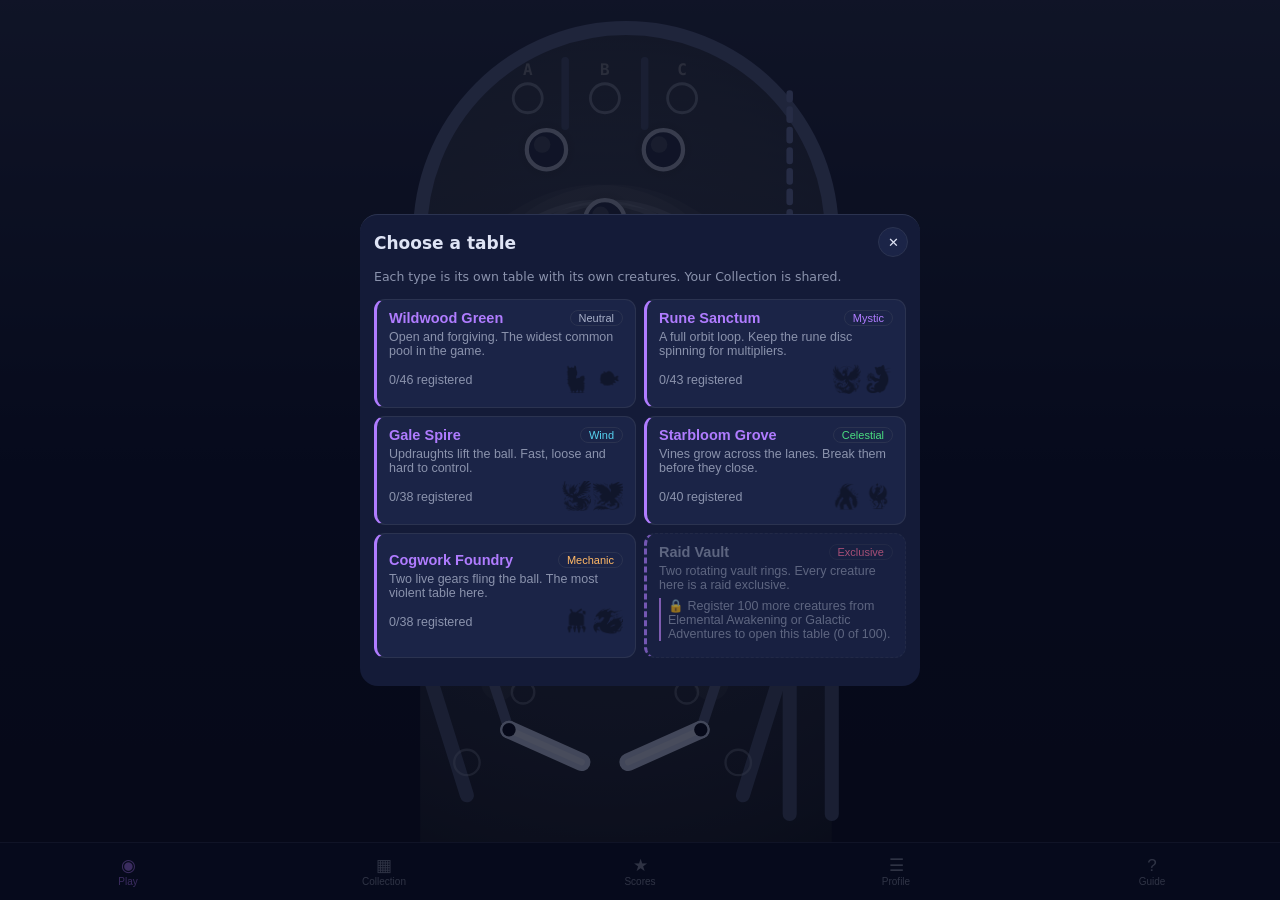
<file: index.html>
<!DOCTYPE html>
<html lang="en">
<head>
<meta charset="utf-8" />
<!-- user-scalable=no because a pinch-zoom in the middle of a ball is never
     wanted, and viewport-fit=cover so the table reaches under the notch -->
<meta name="viewport" content="width=device-width, initial-scale=1, maximum-scale=1, user-scalable=no, viewport-fit=cover" />
<meta name="theme-color" content="#0b1024" />
<meta name="description" content="A pinball table for every element. Catch, evolve and collect the Elemental Awakening creatures." />
<title>Pinball Creatures</title>

<link rel="manifest" href="manifest.webmanifest" />
<link rel="icon" href="images/Pheonyx.png" />
<link rel="apple-touch-icon" href="images/Pheonyx.png" />
<link rel="stylesheet" href="styles.css" />
</head>
<body>

<!-- ============ BOOT ============ -->
<div id="boot" class="boot">
  <div class="boot-mark"><span>◉</span></div>
  <h1>Pinball <span>Creatures</span></h1>
  <p id="boot-msg">Starting up…</p>
  <div class="boot-bar"><i></i></div>
</div>

<!-- ============ APP ============ -->
<div id="app" class="app hidden">

  <!-- ---- SCREENS ---- -->
  <main class="screens">

    <!-- TABLE -->
    <section class="screen active" id="screen-table">
      <div id="table-wrap" class="table-wrap">
        <canvas id="table" class="table"></canvas>

        <!-- HUD, laid over the table. Pointer events off so it never eats a
             flipper tap; the few things you can press turn them back on. -->
        <div id="hud" class="hud hidden">
          <div class="hud-top">
            <div class="hud-left">
              <b id="hud-score" class="score">0</b>
              <div class="hud-row">
                <span id="hud-mode" class="mode-name">—</span>
                <span id="hud-mult" class="chip mult">×1</span>
                <span id="hud-disc" class="chip disc">Disc</span>
              </div>
            </div>
            <!-- Change table is the only button left over the playfield. The
                 guide moved to the bottom bar: a small target at the top of a
                 pinball table competes with the flippers for every tap. -->
            <div class="hud-right">
              <span id="hud-ball" class="muted small">Ball 1</span>
              <span id="hud-balls" class="balls">●●●</span>
              <button id="btn-modes" class="hud-btn" type="button" title="Change table">☰</button>
            </div>
          </div>

          <div class="hud-letters">
            <div id="hud-bank" class="letters" aria-label="CATCH targets"></div>
            <div id="hud-lanes" class="letters lanes" aria-label="Top lanes"></div>
          </div>

          <div id="hud-armed" class="armed hidden"></div>

          <div id="hud-sub" class="sub-banner hidden">
            <div class="sub-top">
              <b id="hud-sub-label">—</b>
              <span id="hud-sub-time" class="mono">0:00</span>
            </div>
            <div class="sub-bar"><i id="hud-sub-bar"></i></div>
          </div>

          <div class="hud-bottom">
            <span id="hud-kb-left" class="kb" title="Left kickback">◄</span>
            <span id="hud-save" class="chip save hidden">SAVE</span>
            <span id="hud-tilt" class="chip tilt hidden">careful…</span>
            <span id="hud-kb-right" class="kb" title="Right kickback">►</span>
          </div>
        </div>

        <!-- Optional on-screen flippers, shown when the setting asks for them -->
        <div class="flip-buttons">
          <button class="flip-btn" data-flip="left" type="button" aria-label="Left flipper"></button>
          <button class="flip-btn" data-flip="right" type="button" aria-label="Right flipper"></button>
        </div>
      </div>
    </section>

    <!-- COLLECTION -->
    <section class="screen" id="screen-collection">
      <div class="screen-head"><h2>Collection</h2></div>
      <div id="collection-body" class="screen-body"></div>
    </section>

    <!-- SCORES -->
    <section class="screen" id="screen-scores">
      <div class="screen-head"><h2>Scores</h2></div>
      <div id="scores-body" class="screen-body"></div>
    </section>

    <!-- PROFILE -->
    <section class="screen" id="screen-profile">
      <div class="screen-head"><h2>Profile</h2></div>
      <div id="profile-body" class="screen-body"></div>
    </section>

    <!-- GUIDE -->
    <section class="screen" id="screen-guide">
      <div class="screen-head"><h2>How to play</h2></div>
      <div id="guide-body" class="screen-body"></div>
    </section>

  </main>

  <!-- ---- NAV ---- -->
  <nav class="nav">
    <button class="nav-btn active" data-screen="table" type="button"><span>◉</span>Play</button>
    <button class="nav-btn" data-screen="collection" type="button"><span>▦</span>Collection</button>
    <button class="nav-btn" data-screen="scores" type="button"><span>★</span>Scores</button>
    <button class="nav-btn" data-screen="profile" type="button"><span>☰</span>Profile</button>
    <button class="nav-btn" data-screen="guide" type="button"><span>?</span>Guide</button>
  </nav>
</div>

<!-- ============ SHEETS ============ -->

<div id="sheet-mode" class="sheet-wrap hidden">
  <div class="sheet-backdrop" data-close="sheet-mode"></div>
  <div class="sheet">
    <button class="sheet-close" data-close="sheet-mode" type="button">✕</button>
    <h3>Choose a table</h3>
    <p class="muted small">Each type is its own table with its own creatures. Your Collection is shared.</p>
    <div id="mode-body"></div>
  </div>
</div>

<div id="sheet-species" class="sheet-wrap hidden">
  <div class="sheet-backdrop" data-close="sheet-species"></div>
  <div class="sheet">
    <button class="sheet-close" data-close="sheet-species" type="button">✕</button>
    <div id="species-body"></div>
  </div>
</div>

<!-- No backdrop close: this one costs a shift charge, so it wants a real answer -->
<div id="sheet-shift" class="sheet-wrap hidden">
  <div class="sheet-backdrop"></div>
  <div class="sheet">
    <h3>Shift table?</h3>
    <div id="shift-body"></div>
  </div>
</div>

<div id="sheet-reveal" class="sheet-wrap hidden">
  <div class="sheet-backdrop" data-close="sheet-reveal"></div>
  <div class="sheet reveal-sheet">
    <div id="reveal-body"></div>
  </div>
</div>

<div id="sheet-gameover" class="sheet-wrap hidden">
  <div class="sheet-backdrop"></div>
  <div class="sheet">
    <h3>Game over</h3>
    <div id="gameover-body"></div>
  </div>
</div>

<!-- The guide is a screen in the bottom bar, not a sheet. It is long enough to
     want a scrolling screen, and a sheet raised from over the playfield was
     unreachable on a touchscreen. -->

<div id="toasts" class="toasts"></div>

<script type="module" src="js/main.js"></script>
</body>
</html>
</file>
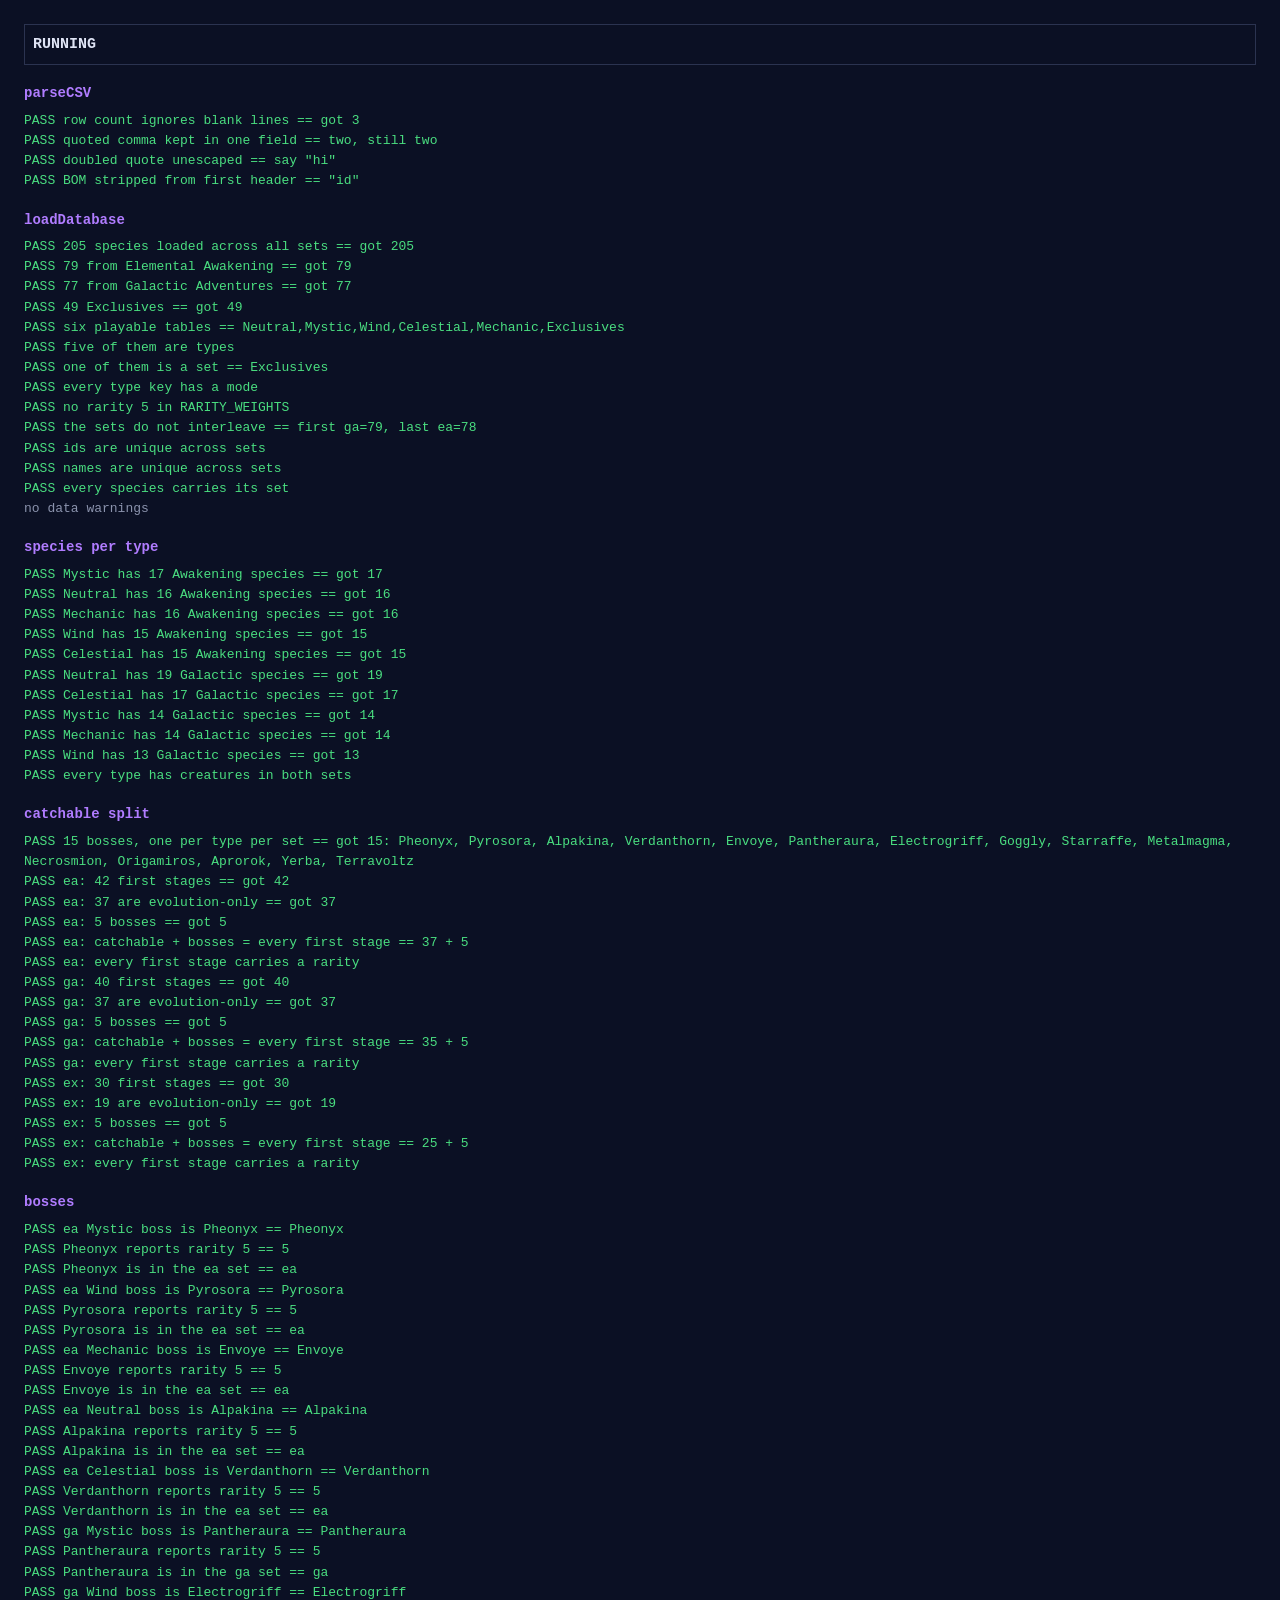
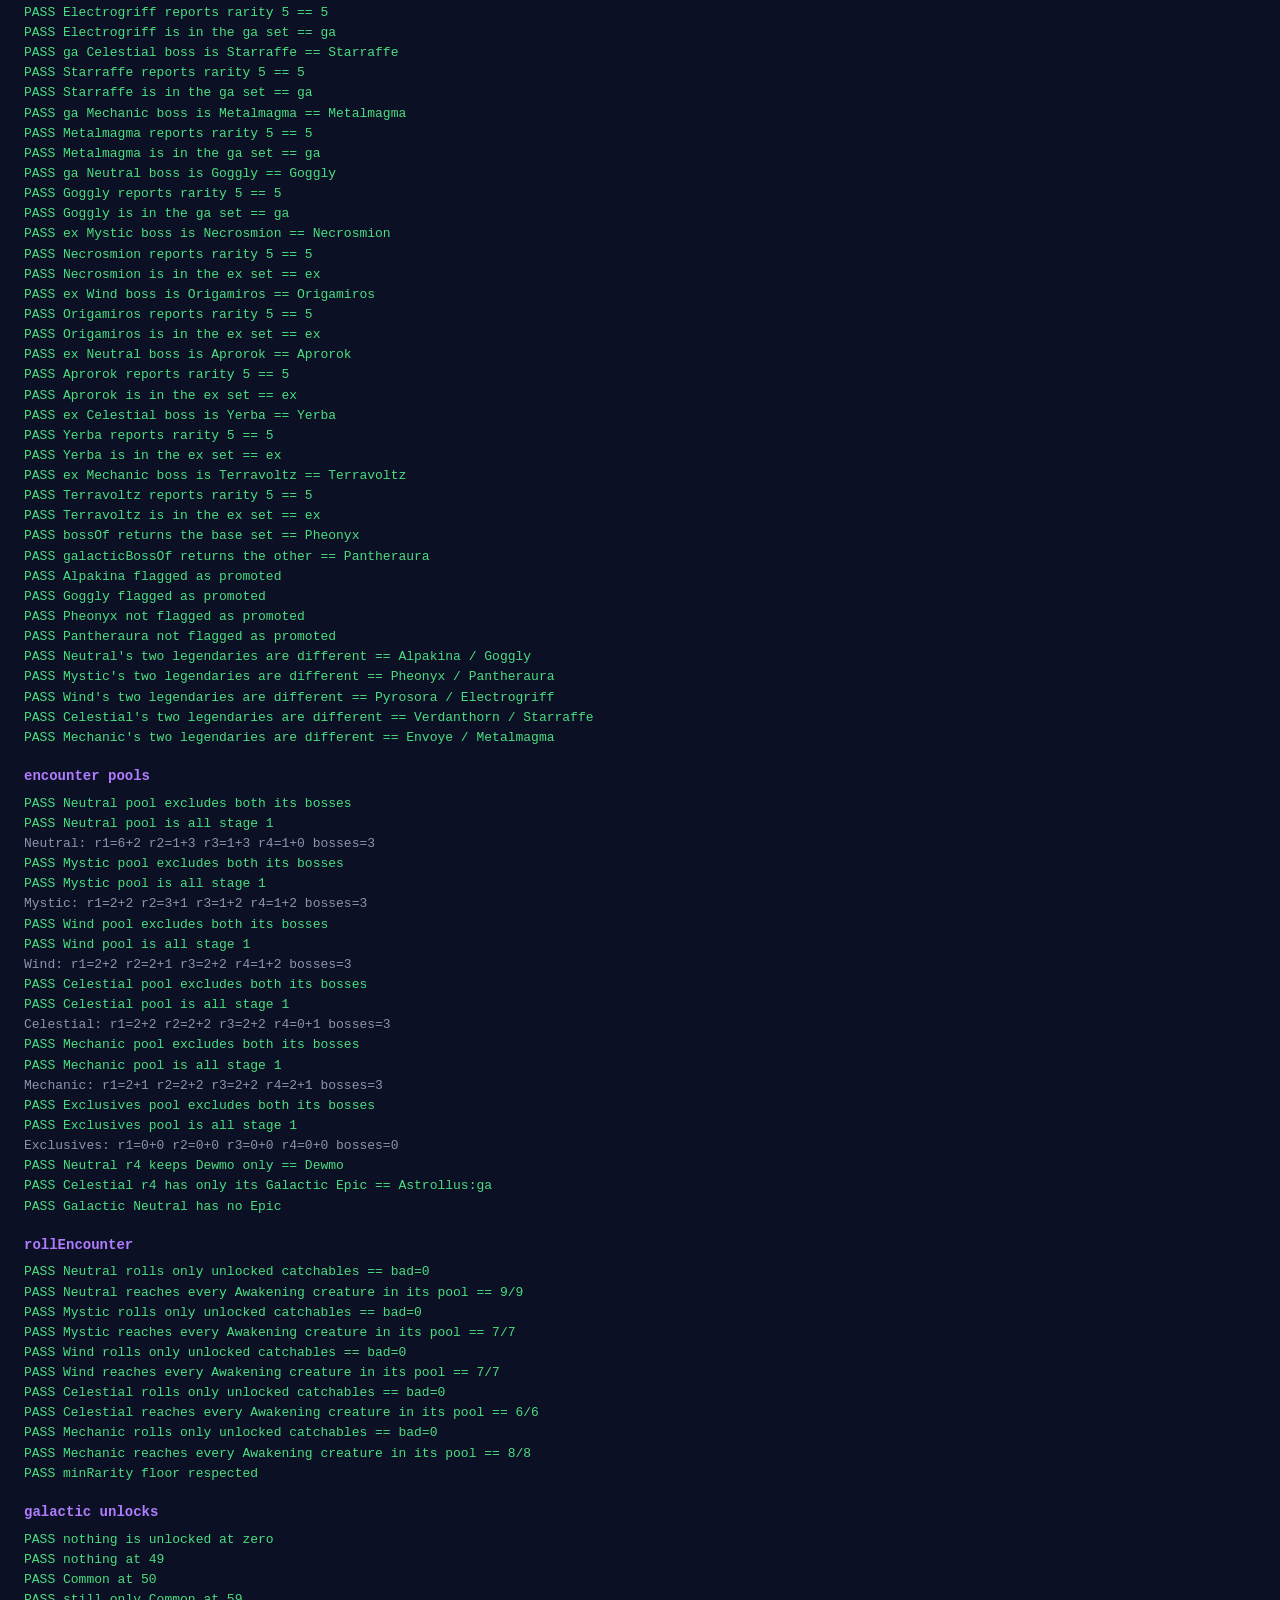
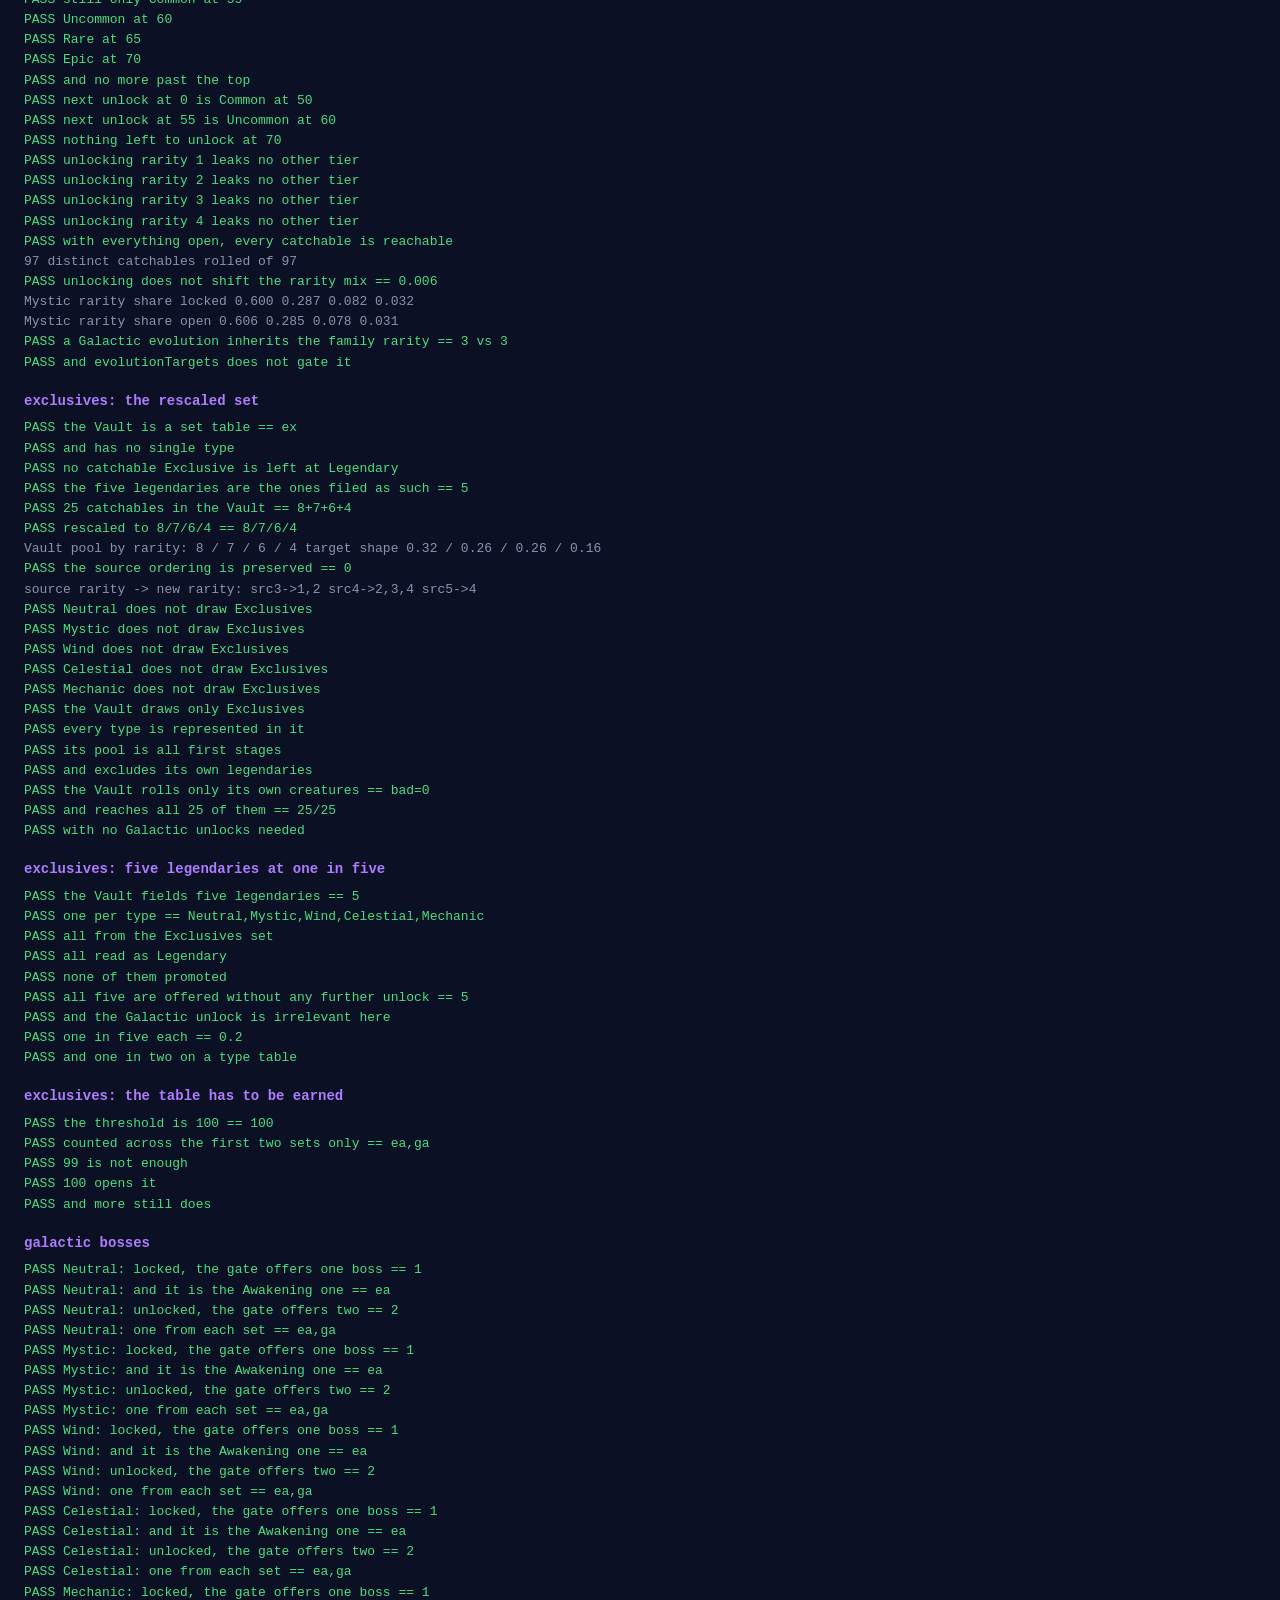
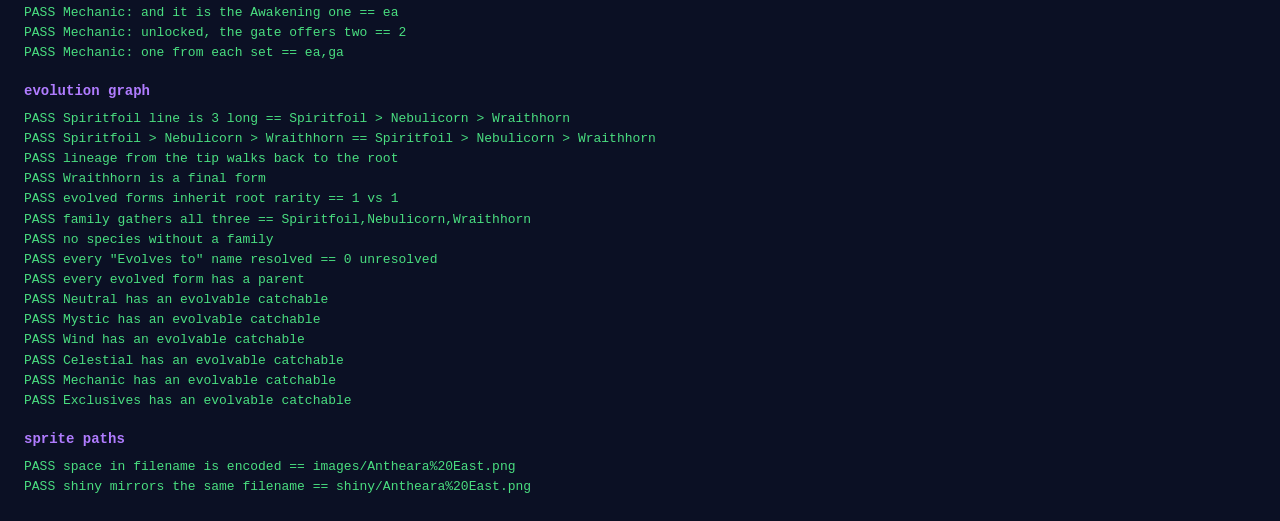
<file: selftest.html>
﻿<!DOCTYPE html>
<html lang="en">
<head>
<meta charset="utf-8" />
<title>Pinball Creatures â€” self test</title>
<style>
  body { font: 13px/1.55 ui-monospace, Consolas, monospace; background: #0b1024; color: #dfe4f5; padding: 16px; }
  .pass { color: #4ade80; }
  .fail { color: #ff6b6b; font-weight: 700; }
  .note { color: #8b93ad; }
  h2 { color: #b07cff; margin: 18px 0 6px; font-size: 14px; }
  #summary { font-size: 15px; font-weight: 700; margin-bottom: 12px; padding: 8px; border: 1px solid #2b3350; }
</style>
</head>
<body>
<!--
  Headless test harness. Lives at the project root, not in tools/, because
  data.js fetches the CSVs with document-relative paths â€” the same paths
  index.html will use. From tools/ they resolve to /tools/*.csv and 404.

  Run it with tools\run-selftest.ps1, or by hand:
      python -m http.server 8123 --bind 127.0.0.1
      chrome --headless --disable-gpu --virtual-time-budget=30000 \
             --dump-dom http://127.0.0.1:8123/selftest.html

  Output is ASCII only: it comes back through a PowerShell pipe, and box
  characters or em dashes arrive as mojibake and make failures hard to read.

  Everything is written into the DOM rather than the console so --dump-dom
  captures it. #summary starts as RUNNING and is only ever replaced, so a
  module that throws on import leaves RUNNING behind and the run is visibly
  a failure rather than silently empty.
-->
<div id="summary">RUNNING</div>
<div id="out"></div>

<script type="module">
import {
  loadDatabase, DB, TYPES, MODES, RARITY_WEIGHTS, BOSS_OVERRIDES,
  bossOf, rollEncounter, speciesByName, lineagePath,
  familyMembers, effectiveRarityOf, parseCSV, CAPTURE_METER, DISC_TIERS,
  MAX_DISC_TIER, MAX_MULTIPLIER, GATE_CATCHES_NEEDED, EVOLUTION_SHARDS,
  EXTRA_BALL_AT, SCORE, BALLS_PER_GAME,
  CAPTURE_BALL_SAVE_SECONDS, SHINY_ODDS, SHINY_DOUBLE_AT,
  SETS, SET_KEYS, BASE_SET, GALACTIC_UNLOCKS, bossOddsFor,
  speciesOfSet, speciesOfType, bossOfSet, galacticBossOf, bossChoicesFor,
  galacticRaritiesUnlocked, nextGalacticUnlock, evolutionTargets,
  MODE_KEYS, modeSet, modeType, allBossesForMode, statTotal, RARITY_SHAPE,
  VAULT_UNLOCK_REGISTERED, VAULT_UNLOCK_SETS, VAULT_MODE, vaultUnlocked
} from './js/data.js';

import {
  World, Ball, Flipper, Rotor, segment, circle, arc, field, sensorCircle,
  PHYS_DT, MAX_SPEED, TABLE_W, vdist, vec
} from './js/physics.js';

import { buildTable, newBall, launchImpulse, LAYOUT } from './js/table.js';

import { Renderer, getSprite, spriteReady } from './js/render.js';

import {
  Game, PHASE, BALL_LOST_PAUSE, SPINS_PER_SHIFT,
  SAUCER_KICK, SAUCER_RELOCK_MS, SAUCER_MAX_ESCALATION, SEARCH_AFTER_MS
} from './js/game.js';

import { blankSave, store } from './js/state.js';

const out = document.getElementById('out');
let pass = 0, fail = 0;

/* Every line is recorded as well as rendered, so the run can be posted back
   to the test server. The DOM copy is for reading it in a real browser. */
const report = [];
let currentGroup = '';

function group(name) {
  currentGroup = name;
  report.push({ kind: 'group', text: name });
  out.append(Object.assign(document.createElement('h2'), { textContent: name }));
}

function check(label, ok, detail = '') {
  report.push({ kind: ok ? 'pass' : 'fail', group: currentGroup, label, detail: String(detail) });
  const d = document.createElement('div');
  d.className = ok ? 'pass' : 'fail';
  d.textContent = `${ok ? 'PASS' : 'FAIL'}  ${label}${detail ? '  == ' + detail : ''}`;
  out.append(d);
  ok ? pass++ : fail++;
  return ok;
}

function note(text) {
  report.push({ kind: 'note', text: String(text) });
  const d = document.createElement('div');
  d.className = 'note';
  d.textContent = '      ' + text;
  out.append(d);
}

const near = (a, b, tol) => Math.abs(a - b) <= tol;

async function run() {
  /* =====================================================
     CSV parser
     ===================================================== */
  group('parseCSV');
  {
    const rows = parseCSV('a,b,c\r\n1,"two, still two",3\r\n4,"say ""hi""",6\r\n\r\n');
    check('row count ignores blank lines', rows.length === 3, `got ${rows.length}`);
    check('quoted comma kept in one field', rows[1][1] === 'two, still two', rows[1][1]);
    check('doubled quote unescaped', rows[2][1] === 'say "hi"', rows[2][1]);

    const bom = parseCSV('\uFEFFid,name\n1,x\n');
    check('BOM stripped from first header', bom[0][0] === 'id', JSON.stringify(bom[0][0]));
  }

  /* =====================================================
     Database
     ===================================================== */
  group('loadDatabase');
  await loadDatabase();

  check('205 species loaded across all sets', DB.species.length === 205, `got ${DB.species.length}`);
  check('79 from Elemental Awakening', speciesOfSet('ea').length === 79, `got ${speciesOfSet('ea').length}`);
  check('77 from Galactic Adventures', speciesOfSet('ga').length === 77, `got ${speciesOfSet('ga').length}`);
  check('49 Exclusives', speciesOfSet('ex').length === 49, `got ${speciesOfSet('ex').length}`);
  check('six playable tables', MODE_KEYS.length === 6, MODE_KEYS.join(','));
  check('five of them are types', MODE_KEYS.filter(k => modeType(k)).length === 5);
  check('one of them is a set', MODE_KEYS.filter(k => modeSet(k)).length === 1,
        MODE_KEYS.filter(k => modeSet(k)).join(','));
  check('every type key has a mode', TYPES.every(t => MODES[t] && MODES[t].type === t));
  check('no rarity 5 in RARITY_WEIGHTS', !(5 in RARITY_WEIGHTS));

  /* Sets must not interleave, or the Collection reads as one shuffled dex. */
  {
    const first = DB.species.findIndex(s => s.setKey === 'ga');
    const last = DB.species.map(s => s.setKey).lastIndexOf('ea');
    check('the sets do not interleave', first > last, `first ga=${first}, last ea=${last}`);
    check('ids are unique across sets', new Set(DB.species.map(s => s.id)).size === DB.species.length);
    check('names are unique across sets',
          new Set(DB.species.map(s => s.name.toLowerCase())).size === DB.species.length);
    check('every species carries its set', DB.species.every(s => SET_KEYS.includes(s.setKey)));
  }

  if (DB.warnings.length) {
    note(`data warnings (${DB.warnings.length}):`);
    DB.warnings.slice(0, 12).forEach(w => note('  ! ' + w));
  } else {
    note('no data warnings');
  }

  group('species per type');
  {
    for (const [t, n] of Object.entries({ Mystic: 17, Neutral: 16, Mechanic: 16, Wind: 15, Celestial: 15 })) {
      const got = speciesOfType(t, 'ea').length;
      check(`${t} has ${n} Awakening species`, got === n, `got ${got}`);
    }
    for (const [t, n] of Object.entries({ Neutral: 19, Celestial: 17, Mystic: 14, Mechanic: 14, Wind: 13 })) {
      const got = speciesOfType(t, 'ga').length;
      check(`${t} has ${n} Galactic species`, got === n, `got ${got}`);
    }
    check('every type has creatures in both sets',
          TYPES.every(t => speciesOfType(t, 'ea').length && speciesOfType(t, 'ga').length));
  }

  group('catchable split');
  {
    const bosses = DB.species.filter(s => s.isBoss);
    check('15 bosses, one per type per set', bosses.length === 15,
          `got ${bosses.length}: ${bosses.map(b => b.name).join(', ')}`);

    for (const [key, stage1, evoOnly] of [['ea', 42, 37], ['ga', 40, 37], ['ex', 30, 19]]) {
      const mine = speciesOfSet(key);
      const s1 = mine.filter(s => s.stage === 1);
      const catchable = mine.filter(s => s.isCatchable);
      const setBosses = mine.filter(s => s.isBoss);
      check(`${key}: ${stage1} first stages`, s1.length === stage1, `got ${s1.length}`);
      check(`${key}: ${evoOnly} are evolution-only`,
            mine.filter(s => s.stage > 1).length === evoOnly,
            `got ${mine.filter(s => s.stage > 1).length}`);
      check(`${key}: 5 bosses`, setBosses.length === 5, `got ${setBosses.length}`);
      check(`${key}: catchable + bosses = every first stage`,
            catchable.length + setBosses.length === stage1,
            `${catchable.length} + ${setBosses.length}`);
      check(`${key}: every first stage carries a rarity`,
            s1.every(s => s.rarity >= 1 && s.rarity <= 5));
    }
  }

  group('bosses');
  {
    const expected = {
      ea: {
        Mystic: 'Pheonyx', Wind: 'Pyrosora', Mechanic: 'Envoye',
        Neutral: BOSS_OVERRIDES.ea.Neutral, Celestial: BOSS_OVERRIDES.ea.Celestial
      },
      ga: {
        Mystic: 'Pantheraura', Wind: 'Electrogriff', Celestial: 'Starraffe',
        Mechanic: 'Metalmagma', Neutral: BOSS_OVERRIDES.ga.Neutral
      },
      /* The Raid Vault's five come from one file, one per type, so it needs no
         override at all. */
      ex: {
        Mystic: 'Necrosmion', Wind: 'Origamiros', Neutral: 'Aprorok',
        Celestial: 'Yerba', Mechanic: 'Terravoltz'
      }
    };

    for (const key of SET_KEYS) {
      for (const [t, name] of Object.entries(expected[key])) {
        const b = bossOfSet(key, t);
        check(`${key} ${t} boss is ${name}`, !!b && b.name === name, b ? b.name : 'none');
        if (b) {
          check(`  ${name} reports rarity 5`, b.effectiveRarity === 5, String(b.effectiveRarity));
          check(`  ${name} is in the ${key} set`, b.setKey === key, b.setKey);
        }
      }
    }

    check('bossOf returns the base set', bossOf('Mystic')?.name === 'Pheonyx', bossOf('Mystic')?.name);
    check('galacticBossOf returns the other', galacticBossOf('Mystic')?.name === 'Pantheraura',
          galacticBossOf('Mystic')?.name);
    check('Alpakina flagged as promoted', bossOf('Neutral')?.promotedBoss === true);
    check('Goggly flagged as promoted', galacticBossOf('Neutral')?.promotedBoss === true);
    check('Pheonyx not flagged as promoted', bossOf('Mystic')?.promotedBoss === false);
    check('Pantheraura not flagged as promoted', galacticBossOf('Mystic')?.promotedBoss === false);

    // The two bosses of a type must be different creatures, or the gate has one.
    for (const t of TYPES) {
      check(`${t}'s two legendaries are different`,
            bossOf(t)?.id !== galacticBossOf(t)?.id,
            `${bossOf(t)?.name} / ${galacticBossOf(t)?.name}`);
    }
  }

  group('encounter pools');
  {
    for (const t of MODE_KEYS) {
      const pool = DB.pools.get(t);
      const flat = Object.values(pool).flat();
      const bossIds = SET_KEYS.map(k => bossOfSet(k, t)?.id).filter(Boolean);
      check(`${t} pool excludes both its bosses`, !flat.some(s => bossIds.includes(s.id)),
            flat.filter(s => bossIds.includes(s.id)).map(s => s.name).join(','));
      check(`${t} pool is all stage 1`, flat.every(s => s.stage === 1));
      note(`${t}: ` + [1, 2, 3, 4].map(r => {
        const ea = pool[r].filter(s => s.setKey === 'ea').length;
        const ga = pool[r].filter(s => s.setKey === 'ga').length;
        return `r${r}=${ea}+${ga}`;
      }).join(' ') + `  bosses=${bossIds.length}`);
    }

    const neutral = DB.pools.get('Neutral');
    check('Neutral r4 keeps Dewmo only',
          neutral[4].length === 1 && neutral[4][0].name === 'Dewmo',
          neutral[4].map(s => s.name).join(','));
    check('Celestial r4 has only its Galactic Epic',
          DB.pools.get('Celestial')[4].every(s => s.setKey === 'ga'),
          DB.pools.get('Celestial')[4].map(s => `${s.name}:${s.setKey}`).join(','));

    /* Galactic Neutral has no Epic at all, which is a fact about the source data
       and worth stating rather than discovering as an empty tier later. */
    check('Galactic Neutral has no Epic',
          neutral[4].filter(s => s.setKey === 'ga').length === 0);
  }

  group('rollEncounter');
  {
    /* With nothing unlocked, only the base set may ever appear on a type table. */
    for (const t of TYPES) {
      let bad = 0;
      const seen = new Set();
      for (let i = 0; i < 3000; i++) {
        const sp = rollEncounter(t);
        if (!sp) { bad++; continue; }
        seen.add(sp.id);
        if (sp.type !== t || sp.stage !== 1 || sp.effectiveRarity === 5 || sp.setKey !== 'ea') {
          bad = -1; break;
        }
      }
      check(`${t} rolls only unlocked catchables`, bad === 0, `bad=${bad}`);
      const poolSize = Object.values(DB.pools.get(t)).flat().filter(s => s.setKey === 'ea').length;
      check(`${t} reaches every Awakening creature in its pool`, seen.size === poolSize,
            `${seen.size}/${poolSize}`);
    }

    const minR = [];
    for (let i = 0; i < 500; i++) { const s = rollEncounter('Mechanic', { minRarity: 3 }); if (s) minR.push(s.effectiveRarity); }
    check('minRarity floor respected', minR.length > 0 && minR.every(r => r >= 3));
  }

  /**
   * The unlock ladder.
   *
   * Gated on registered Elemental Awakening creatures. The important properties
   * are that a locked tier can never be rolled, that unlocking one tier does not
   * leak the others, and that unlocking changes variety rather than rarity.
   */
  group('galactic unlocks');
  {
    check('nothing is unlocked at zero', galacticRaritiesUnlocked(0).length === 0);
    check('nothing at 49', galacticRaritiesUnlocked(49).length === 0);
    check('Common at 50', galacticRaritiesUnlocked(50).join() === '1');
    check('still only Common at 59', galacticRaritiesUnlocked(59).join() === '1');
    check('Uncommon at 60', galacticRaritiesUnlocked(60).join() === '1,2');
    check('Rare at 65', galacticRaritiesUnlocked(65).join() === '1,2,3');
    check('Epic at 70', galacticRaritiesUnlocked(70).join() === '1,2,3,4');
    check('and no more past the top', galacticRaritiesUnlocked(200).join() === '1,2,3,4');

    check('next unlock at 0 is Common at 50', nextGalacticUnlock(0)?.registered === 50);
    check('next unlock at 55 is Uncommon at 60', nextGalacticUnlock(55)?.rarity === 2);
    check('nothing left to unlock at 70', nextGalacticUnlock(70) === null);

    /* A locked tier must be unreachable, and an open one reachable. */
    for (const tier of [1, 2, 3, 4]) {
      const open = [tier];
      const seen = new Set();
      for (const t of TYPES) {
        for (let i = 0; i < 4000; i++) {
          const sp = rollEncounter(t, { galacticRarities: open });
          if (sp?.setKey === 'ga') seen.add(sp.effectiveRarity);
        }
      }
      const leaked = [...seen].filter(r => r !== tier);
      check(`unlocking rarity ${tier} leaks no other tier`, leaked.length === 0, leaked.join(','));
    }

    /* Every Galactic creature becomes reachable with everything open. */
    {
      const all = [1, 2, 3, 4];
      const seen = new Set();
      for (const t of MODE_KEYS) {
        for (let i = 0; i < 20000; i++) {
          const sp = rollEncounter(t, { galacticRarities: all });
          if (sp) seen.add(sp.id);
        }
      }
      const want = DB.species.filter(s => s.isCatchable && s.rarity && s.stage === 1);
      const missed = want.filter(s => !seen.has(s.id));
      check('with everything open, every catchable is reachable', missed.length === 0,
            missed.map(s => `${s.name}:${s.setKey}`).slice(0, 8).join(','));
      note(`${seen.size} distinct catchables rolled of ${want.length}`);
    }

    /* Unlocking must not change how often each rarity appears — only which
       creatures fill it. That is the whole design claim of the ladder. */
    {
      const share = open => {
        const counts = { 1: 0, 2: 0, 3: 0, 4: 0 };
        let n = 0;
        for (let i = 0; i < 40000; i++) {
          const sp = rollEncounter('Mystic', { galacticRarities: open });
          if (!sp) continue;
          counts[sp.effectiveRarity]++; n++;
        }
        return [1, 2, 3, 4].map(r => counts[r] / n);
      };
      const before = share([]);
      const after = share([1, 2, 3, 4]);
      const drift = Math.max(...before.map((v, i) => Math.abs(v - after[i])));
      check('unlocking does not shift the rarity mix', drift < 0.04, drift.toFixed(3));
      note('Mystic rarity share locked  ' + before.map(v => v.toFixed(3)).join(' '));
      note('Mystic rarity share open    ' + after.map(v => v.toFixed(3)).join(' '));
    }

    /* Evolved Galactic forms follow their family's rarity, so evolving something
       you were allowed to catch is never blocked. */
    {
      const psybella = speciesByName('Psybella');          // ga, rarity 3
      const fuschioria = speciesByName('Fuschioria');       // its stage 2
      check('a Galactic evolution inherits the family rarity',
            fuschioria.effectiveRarity === psybella.effectiveRarity,
            `${fuschioria.effectiveRarity} vs ${psybella.effectiveRarity}`);
      check('and evolutionTargets does not gate it',
            evolutionTargets(psybella.id).some(s => s.id === fuschioria.id));
    }
  }

  /**
   * The Exclusives set and the Raid Vault it feeds.
   *
   * Two things to pin down. The rescale has to land on the game's own rarity shape
   * without ever inverting the source's ordering, and the set has to stay out of
   * the five type tables — its creatures carry real types, so leaking is the easy
   * mistake.
   */
  group('exclusives: the rescaled set');
  {
    const ex = speciesOfSet('ex');
    const pool = DB.pools.get(VAULT_MODE);
    const flat = Object.values(pool).flat();

    check('the Vault is a set table', modeSet(VAULT_MODE) === 'ex', String(modeSet(VAULT_MODE)));
    check('and has no single type', modeType(VAULT_MODE) === null);

    /* ---- nothing at rarity 5 outside the boss file ---- */
    const stray = ex.filter(s => s.stage === 1 && s.rarity === 5 && !s.setBoss);
    check('no catchable Exclusive is left at Legendary', stray.length === 0,
          stray.map(s => s.name).join(','));
    check('the five legendaries are the ones filed as such',
          ex.filter(s => s.setBoss).length === 5, String(ex.filter(s => s.setBoss).length));

    /* ---- the rescale hits the intended shape ---- */
    const counts = [1, 2, 3, 4].map(r => (pool[r] || []).length);
    check('25 catchables in the Vault', counts.reduce((a, b) => a + b, 0) === 25,
          counts.join('+'));
    check('rescaled to 8/7/6/4', counts.join('/') === '8/7/6/4', counts.join('/'));
    note('Vault pool by rarity: ' + counts.join(' / ') +
         '  target shape ' + [1, 2, 3, 4].map(r => RARITY_SHAPE[r]).join(' / '));

    /* ---- and never inverts the source ordering ---- */
    let inversions = 0;
    for (const a of flat) {
      for (const b of flat) {
        if (a.rarity < b.rarity && a.sourceRarity > b.sourceRarity) inversions++;
      }
    }
    check('the source ordering is preserved', inversions === 0, String(inversions));

    const bySource = {};
    for (const s of flat) {
      const k = `src${s.sourceRarity}`;
      bySource[k] = bySource[k] || [];
      if (!bySource[k].includes(s.rarity)) bySource[k].push(s.rarity);
    }
    note('source rarity -> new rarity: ' +
         Object.keys(bySource).sort().map(k => `${k}->${bySource[k].sort().join(',')}`).join('  '));

    /* ---- the set stays out of the type tables ---- */
    for (const t of TYPES) {
      const leak = Object.values(DB.pools.get(t)).flat().filter(s => s.setKey === 'ex');
      check(`${t} does not draw Exclusives`, leak.length === 0,
            leak.map(s => s.name).join(','));
    }

    /* ---- and the Vault draws nothing else ---- */
    check('the Vault draws only Exclusives', flat.every(s => s.setKey === 'ex'),
          flat.filter(s => s.setKey !== 'ex').map(s => s.name).join(','));
    check('every type is represented in it',
          TYPES.every(t => flat.some(s => s.type === t)),
          TYPES.filter(t => !flat.some(s => s.type === t)).join(','));
    check('its pool is all first stages', flat.every(s => s.stage === 1));
    check('and excludes its own legendaries', !flat.some(s => s.setBoss));

    /* ---- rolling it produces only Exclusives, whatever the Galactic ladder says ---- */
    const seen = new Set();
    let bad = 0;
    for (let i = 0; i < 8000; i++) {
      const sp = rollEncounter(VAULT_MODE);
      if (!sp) { bad++; continue; }
      if (sp.setKey !== 'ex' || sp.stage !== 1 || sp.setBoss) { bad = -1; break; }
      seen.add(sp.id);
    }
    check('the Vault rolls only its own creatures', bad === 0, `bad=${bad}`);
    check('and reaches all 25 of them', seen.size === 25, `${seen.size}/25`);
    check('with no Galactic unlocks needed',
          rollEncounter(VAULT_MODE, { galacticRarities: [] }) !== null);
  }

  group('exclusives: five legendaries at one in five');
  {
    const all = allBossesForMode(VAULT_MODE);
    check('the Vault fields five legendaries', all.length === 5, String(all.length));
    check('one per type', TYPES.every(t => all.some(b => b.type === t)),
          all.map(b => b.type).join(','));
    check('all from the Exclusives set', all.every(b => b.setKey === 'ex'));
    check('all read as Legendary', all.every(b => b.effectiveRarity === 5));
    check('none of them promoted', all.every(b => b.promotedBoss === false),
          all.filter(b => b.promotedBoss).map(b => b.name).join(','));

    /* All five are available at once: the table itself was the thing to earn. */
    const locked = bossChoicesFor(VAULT_MODE, { galacticUnlocked: false });
    const open = bossChoicesFor(VAULT_MODE, { galacticUnlocked: true });
    check('all five are offered without any further unlock', locked.length === 5,
          String(locked.length));
    check('and the Galactic unlock is irrelevant here', open.length === 5);

    check('one in five each', Math.abs(bossOddsFor(5) - 0.2) < 1e-9, String(bossOddsFor(5)));
    check('and one in two on a type table', Math.abs(bossOddsFor(2) - 0.5) < 1e-9);
  }

  group('exclusives: the table has to be earned');
  {
    check(`the threshold is ${VAULT_UNLOCK_REGISTERED}`,
          VAULT_UNLOCK_REGISTERED === 100, String(VAULT_UNLOCK_REGISTERED));
    check('counted across the first two sets only',
          VAULT_UNLOCK_SETS.join() === 'ea,ga', VAULT_UNLOCK_SETS.join());
    check('99 is not enough', vaultUnlocked(99) === false);
    check('100 opens it', vaultUnlocked(100) === true);
    check('and more still does', vaultUnlocked(205) === true);
  }

  group('galactic bosses');
  {
    for (const t of TYPES) {
      const locked = bossChoicesFor(t, { galacticUnlocked: false });
      const open = bossChoicesFor(t, { galacticUnlocked: true });
      check(`${t}: locked, the gate offers one boss`, locked.length === 1, String(locked.length));
      check(`${t}: and it is the Awakening one`, locked[0]?.setKey === 'ea', locked[0]?.setKey);
      check(`${t}: unlocked, the gate offers two`, open.length === 2, String(open.length));
      check(`${t}: one from each set`,
            open.map(b => b.setKey).sort().join() === 'ea,ga',
            open.map(b => b.setKey).join());
    }
  }

  group('evolution graph');
  {
    const spiritfoil = speciesByName('Spiritfoil');
    const path = lineagePath(spiritfoil.id).map(s => s.name);
    check('Spiritfoil line is 3 long', path.length === 3, path.join(' > '));
    check('Spiritfoil > Nebulicorn > Wraithhorn',
          path.join('>') === 'Spiritfoil>Nebulicorn>Wraithhorn', path.join(' > '));

    const wraith = speciesByName('Wraithhorn');
    check('lineage from the tip walks back to the root',
          lineagePath(wraith.id).map(s => s.name).join('>') === 'Spiritfoil>Nebulicorn>Wraithhorn');
    check('Wraithhorn is a final form', (wraith.evolvesToIds || []).length === 0);
    check('evolved forms inherit root rarity',
          effectiveRarityOf(wraith) === effectiveRarityOf(spiritfoil),
          `${effectiveRarityOf(wraith)} vs ${effectiveRarityOf(spiritfoil)}`);
    check('family gathers all three', familyMembers(wraith.id).length === 3,
          familyMembers(wraith.id).map(s => s.name).join(','));

    const orphans = DB.species.filter(s => !DB.familyOf.has(s.id));
    check('no species without a family', orphans.length === 0, orphans.map(s => s.name).join(','));

    let unresolved = 0;
    for (const s of DB.species) unresolved += s.evolvesToNames.length - s.evolvesToIds.length;
    check('every "Evolves to" name resolved', unresolved === 0, `${unresolved} unresolved`);

    check('every evolved form has a parent',
          DB.species.filter(s => s.stage > 1).every(s => DB.evolvesFrom.has(s.id)));

    // Evolution Mode needs at least one evolvable creature reachable in every
    // mode, or the mode can never light EVOLVE.
    for (const t of MODE_KEYS) {
      const anyEvolvable = Object.values(DB.pools.get(t)).flat().some(s => s.evolvesToIds.length > 0);
      check(`${t} has an evolvable catchable`, anyEvolvable);
    }
  }

  group('sprite paths');
  {
    const east = speciesByName('Antheara East');
    check('space in filename is encoded', east.imagePath === 'images/Antheara%20East.png', east.imagePath);
    check('shiny mirrors the same filename', east.shinyPath === 'shiny/Antheara%20East.png', east.shinyPath);

    /**
     * Fetch every sprite: a 404 here is a blank creature on the table.
     *
     * In batches rather than all at once. There are over 400 now, and firing them
     * all as one Promise.all buries the single-threaded test server — it starts
     * refusing connections and the whole run dies on "Failed to fetch", which
     * looks exactly like a missing file and is not one.
     */
    const paths = DB.species.flatMap(sp => [sp.imagePath, sp.shinyPath]);

    /**
     * One HEAD per sprite, in small batches, and retried once.
     *
     * The test server is single-threaded. Firing 400-odd requests at it flat out
     * makes it start dropping connections, and a dropped connection surfaces as
     * "Failed to fetch" — indistinguishable from a genuinely missing file, and it
     * moved around between runs. Retrying separates the two: a real 404 fails
     * twice, a busy socket does not.
     */
    const head = async p => {
      try {
        const r = await fetch(p, { method: 'HEAD' });
        return r.ok ? null : `${p} (${r.status})`;
      } catch (e) {
        return `${p} (${e.message})`;
      }
    };

    const missing = [];
    for (let i = 0; i < paths.length; i += 8) {
      const results = await Promise.all(paths.slice(i, i + 8).map(head));
      for (let k = 0; k < results.length; k++) {
        if (!results[k]) continue;
        const again = await head(paths[i + k]);
        if (again) missing.push(again);
      }
    }
    check(`all ${paths.length} sprites present`, missing.length === 0,
          missing.slice(0, 6).join(', '));
  }

  /* =====================================================
     Save layer
     ===================================================== */
  group('state / save');
  {
    const s = blankSave();
    check('no economy keys in the save',
          !('candy' in s) && !('xp' in s) && !('stardust' in s) && !('storage' in s));
    check('a high score table per mode', MODE_KEYS.every(t => Array.isArray(s.highScores[t])));

    await store.init();
    await store.startFresh();

    const meditot = speciesByName('Meditot');
    let r = store.recordCapture(meditot.id, { shiny: false });
    check('first capture is new', r.isNew === true);
    r = store.recordCapture(meditot.id, { shiny: true });
    check('second capture is not new', r.isNew === false);
    check('shiny recorded', store.hasShiny(meditot.id) === true);
    check('caught count is 2', store.timesCaught(meditot.id) === 2, String(store.timesCaught(meditot.id)));

    const zen = speciesByName('Zenquaza');
    const ev = store.recordEvolution(zen.id, { shiny: true });
    check('evolution registers the new form', ev.isNew === true && store.isRegistered(zen.id));
    check('evolved shiny enters the shiny dex', store.hasShiny(zen.id) === true);

    check('registeredCount counts 2', store.registeredCount() === 2, String(store.registeredCount()));
    check('registeredCount filters by type', store.registeredCount('Mystic') === 2);
    check('registeredCount is 0 for another type', store.registeredCount('Wind') === 0);

    const g1 = store.endGame({ type: 'Mystic', score: 250000, caught: 3, discTier: 2, balls: 3 });
    check('first score ranks 1st', g1.rank === 1 && g1.isBest === true, JSON.stringify(g1));
    const g2 = store.endGame({ type: 'Mystic', score: 100000, balls: 3 });
    check('lower score ranks 2nd', g2.rank === 2 && g2.isBest === false, JSON.stringify(g2));
    check('best score kept', store.bestFor('Mystic') === 250000, String(store.bestFor('Mystic')));
    check('games counted', store.s.stats.games === 2, String(store.s.stats.games));
    check('save reports progress', store.progress().empty === false);

    // A save must survive a round trip through JSON, since that is what both
    // IndexedDB and the backup file do to it.
    const round = JSON.parse(JSON.stringify(store.s));
    await store.adopt(round);
    check('survives a JSON round trip', store.registeredCount() === 2 && store.bestFor('Mystic') === 250000);

    await store.reset();
    check('reset clears the dex', store.registeredCount() === 0 && store.s.stats.games === 0);
  }

  /**
   * The save side of the unlock ladder.
   *
   * The property that matters most: registering Galactic creatures must not move
   * the ladder. If it did, the first tier would bootstrap all the rest and the
   * gate would collapse the moment it opened.
   */
  group('state: sets and the unlock ladder');
  {
    await store.startFresh();

    const ea = speciesOfSet('ea');
    const ga = speciesOfSet('ga');

    check('nothing unlocked on a fresh save', store.galacticRarities().length === 0);
    check('no Galactic boss on a fresh save',
          TYPES.every(t => store.galacticBossUnlocked(t) === false));

    /* Register 50 Awakening creatures. */
    for (const sp of ea.slice(0, 50)) store.recordCapture(sp.id, { shiny: false });
    check('registeredCount scopes to a set',
          store.registeredCount(null, 'ea') === 50 && store.registeredCount(null, 'ga') === 0,
          `${store.registeredCount(null, 'ea')} / ${store.registeredCount(null, 'ga')}`);
    check('50 Awakening unlocks Common', store.galacticRarities().join() === '1');

    /* Registering Galactic creatures must not advance the ladder. */
    for (const sp of ga.slice(0, 30)) store.recordCapture(sp.id, { shiny: false });
    check('Galactic registrations do not count towards it',
          store.galacticRarities().join() === '1',
          store.galacticRarities().join());
    check('but they do count in their own set',
          store.registeredCount(null, 'ga') === 30, String(store.registeredCount(null, 'ga')));
    check('and in the overall total',
          store.registeredCount() === 80, String(store.registeredCount()));

    /* On to the top of the ladder. */
    for (const sp of ea.slice(50, 70)) store.recordCapture(sp.id, { shiny: false });
    check('70 Awakening opens every tier', store.galacticRarities().join() === '1,2,3,4');

    const p = store.galacticProgress();
    check('progress reports the base set total', p.total === 79, String(p.total));
    check('progress reports nothing left', p.next === null && p.needed === 0);

    /* The Galactic boss is unlocked per type, by capturing the Awakening one. */
    await store.startFresh();
    check('sealed to begin with', store.galacticBossUnlocked('Mystic') === false);
    store.recordCapture(bossOf('Mystic').id, { shiny: false, source: 'boss' });
    check('capturing Pheonyx unlocks the Mystic Galactic boss',
          store.galacticBossUnlocked('Mystic') === true);
    check('and only for that type',
          TYPES.filter(t => t !== 'Mystic').every(t => store.galacticBossUnlocked(t) === false));

    /* ---- and the Raid Vault, which is gated on the two of them together ---- */
    await store.startFresh();
    check('the Vault is shut on a fresh save', store.modeUnlocked(VAULT_MODE) === false);
    check('the five type tables never are',
          TYPES.every(t => store.modeUnlocked(t) === true));
    check('so only five tables are playable', store.unlockedModes().length === 5,
          store.unlockedModes().join(','));

    for (const sp of ea.slice(0, 60)) store.recordCapture(sp.id, { shiny: false });
    for (const sp of ga.slice(0, 39)) store.recordCapture(sp.id, { shiny: false });
    check('99 across the two sets is not enough', store.vaultRegistered() === 99,
          String(store.vaultRegistered()));
    check('and the Vault is still shut', store.modeUnlocked(VAULT_MODE) === false);
    check('progress says how many are left', store.vaultProgress().needed === 1,
          String(store.vaultProgress().needed));

    store.recordCapture(ga[39].id, { shiny: false });
    check('the hundredth opens it', store.modeUnlocked(VAULT_MODE) === true);
    check('all six tables are now playable', store.unlockedModes().length === 6,
          store.unlockedModes().join(','));

    /* Exclusives must not count towards their own threshold. */
    const before = store.vaultRegistered();
    for (const sp of speciesOfSet('ex').slice(0, 10)) store.recordCapture(sp.id, { shiny: false });
    check('registering Exclusives does not count towards the Vault',
          store.vaultRegistered() === before, `${before} -> ${store.vaultRegistered()}`);
    check('but they do count in their own set',
          store.registeredCount(null, 'ex') === 10, String(store.registeredCount(null, 'ex')));

    check('shinyCount scopes to a set too',
          store.shinyCount(null, 'ea') === 0 && store.shinyCount(null, 'ga') === 0);
    check('speciesTotal scopes to a set',
          store.speciesTotal(null, 'ea') === 79 && store.speciesTotal(null, 'ga') === 77,
          `${store.speciesTotal(null, 'ea')} / ${store.speciesTotal(null, 'ga')}`);

    await store.startFresh();
  }

  /* =====================================================
     Physics
     ===================================================== */
  group('physics: gravity and integration');
  {
    const w = new World({ gravity: 100 });
    const b = w.addBall(new Ball({ x: 50, y: 10 }));
    for (let i = 0; i < 240; i++) w.step(PHYS_DT);        // one second
    check('falls about 48 units in one second', near(b.pos.y - 10, 48, 3), `fell ${(b.pos.y - 10).toFixed(2)}`);
    check('vertical speed near g*t', near(b.vel.y, 97, 5), b.vel.y.toFixed(2));
    check('no sideways drift', near(b.vel.x, 0, 1e-9), String(b.vel.x));
  }

  group('physics: bounce off a wall');
  {
    const w = new World({ gravity: 0 });
    w.add(segment(0, 100, 100, 100, { restitution: 0.5, friction: 0 }));
    const b = w.addBall(new Ball({ x: 50, y: 80 }));
    b.setVel(0, 100);
    for (let i = 0; i < 240; i++) w.step(PHYS_DT);
    check('ball is above the wall', b.pos.y < 100, b.pos.y.toFixed(2));
    check('ball is travelling upward', b.vel.y < 0, b.vel.y.toFixed(2));
    check('restitution roughly halved the speed', near(Math.abs(b.vel.y), 50, 6), Math.abs(b.vel.y).toFixed(2));
  }

  group('physics: no tunnelling at speed');
  {
    // The whole reason for sub-stepping. At 400 u/s a 60 Hz frame moves the
    // ball 6.7 units, nearly three times its radius, straight through a
    // 0.6-thick wall.
    for (const speed of [150, 240, 300, MAX_SPEED]) {
      const w = new World({ gravity: 0 });
      w.add(
        segment(0, 0, 100, 0), segment(0, 180, 100, 180),
        segment(0, 0, 0, 180), segment(100, 0, 100, 180)
      );
      const b = w.addBall(new Ball({ x: 50, y: 90 }));
      b.setVel(speed * 0.8, speed * 0.6);

      let escaped = false;
      for (let i = 0; i < 240 * 12; i++) {
        w.step(PHYS_DT);
        if (b.pos.x < -1 || b.pos.x > 101 || b.pos.y < -1 || b.pos.y > 181) { escaped = true; break; }
      }
      check(`stays inside the box at ${speed} u/s`, !escaped,
            escaped ? `escaped to ${b.pos.x.toFixed(1)},${b.pos.y.toFixed(1)}` : '');
    }
  }

  /**
   * The bug this exists for: a fast glancing hit on the encounter creature
   * bounced but was not counted.
   *
   * Contact used to be decided by measuring the distance from the ball to the
   * creature once per animation frame. The shell that counts as a contact is
   * about a unit thick, so a shot that clips the edge at speed is inside it for
   * only a few milliseconds — less than a frame. Physics saw the contact,
   * because it runs at 240 Hz and sub-steps on top of that, and the frame sample
   * found the ball already gone.
   *
   * This asserts the property that fixes it: the solver reports every contact,
   * at any speed and any angle, with frames as coarse as the game ever uses.
   * The note records how many of the same shots a frame sample would have
   * missed, which is the size of the hole that was there.
   */
  group('physics: a glancing contact at speed is reported, not sampled');
  {
    /* The creature's real numbers, from Game._spawnCreatureCollider. */
    const RC = 11 * 0.72;
    const RB = 2.35;
    const reach = RB + RC;

    let shots = 0, reported = 0, sampleWouldMiss = 0;

    for (const b of [0.5, 3, 5, 7, 8.5, 9.4, 10.1]) {
      // Several sub-frame phases, because whether a frame boundary happens to
      // land inside the shell is pure luck — which is what made the bug
      // intermittent rather than obvious.
      for (const phase of [0, 0.27, 0.51, 0.78]) {
        const w = new World({ gravity: 0 });
        const c = circle(0, 0, RC, { restitution: 0.5, friction: 0.05, kick: 26, cooldownFor: 0.22 });
        w.add(c);

        const speed = MAX_SPEED;
        const frameTravel = speed / 60;
        const ball = w.addBall(new Ball({ x: b, y: 40 + phase * frameTravel, r: RB }));
        ball.setVel(0, -speed);

        let sawEvent = false, sawSample = false;
        for (let f = 0; f < 24; f++) {
          w.advance(1 / 60);                       // one 60 Hz frame, as main.js does
          if (w.drainEvents().some(e => e.type === 'hit' && e.collider === c)) sawEvent = true;
          if (Math.hypot(ball.pos.x, ball.pos.y) <= reach + 0.6) sawSample = true;
        }

        shots++;
        if (sawEvent) reported++;
        if (sawEvent && !sawSample) sampleWouldMiss++;
      }
    }

    check('every glancing contact is reported', reported === shots, `${reported} of ${shots}`);
    note(`frame sampling would have missed ${sampleWouldMiss} of ${shots} of the same shots`);
  }

  /**
   * A ball must never park on a slope.
   *
   * Coulomb friction has a static regime, and with the flipper's rubber it
   * reaches 30 degrees: the ball simply stopped on a lowered bat, on a target
   * face, in the crook of a funnel. On a table where gravity *is* the incline
   * that is wrong — a tilted surface has to keep the ball creeping. See
   * ROLLING_GRIP in physics.js.
   */
  group('physics: nothing holds the ball on a slope');
  {
    const slid = [];
    for (const deg of [2, 5, 10, 20, 35]) {
      for (const [what, friction, restitution] of [['wall', 0.05, 0.42], ['rubber', 0.5, 0.15]]) {
        const w = new World({ gravity: 132 });
        const rad = deg * Math.PI / 180;
        const len = 60;
        // A long slope through (50, 90), descending to the right.
        w.add(segment(
          50 - Math.cos(rad) * len / 2, 90 - Math.sin(rad) * len / 2,
          50 + Math.cos(rad) * len / 2, 90 + Math.sin(rad) * len / 2,
          { friction, restitution }
        ));
        const ball = w.addBall(new Ball({ x: 50, y: 90 - 3 }));
        const x0 = ball.pos.x;
        for (let i = 0; i < 240 * 3; i++) w.step(PHYS_DT);   // three seconds
        const moved = ball.pos.x - x0;
        slid.push(`${what}@${deg}:${moved.toFixed(1)}`);
        check(`a ${what} at ${deg} degrees does not hold it`, moved > 4, moved.toFixed(2));
      }
    }
    note(slid.join(' '));
  }

  group('physics: arc contains the ball');
  {
    const w = new World({ gravity: 0 });
    w.add(arc(50, 90, 40, 0, Math.PI * 2, { restitution: 0.8, friction: 0 }));
    const b = w.addBall(new Ball({ x: 50, y: 90 }));
    b.setVel(210, 130);
    let escaped = false;
    for (let i = 0; i < 240 * 8; i++) {
      w.step(PHYS_DT);
      if (vdist(b.pos, vec(50, 90)) > 41) { escaped = true; break; }
    }
    check('ball stays inside the ring', !escaped, `r=${vdist(b.pos, vec(50, 90)).toFixed(2)}`);
  }

  group('physics: bumper kick');
  {
    const w = new World({ gravity: 0 });
    w.add(circle(50, 60, 4, { restitution: 0.3, kick: 60 }));
    const b = w.addBall(new Ball({ x: 50, y: 80 }));
    b.setVel(0, -40);
    for (let i = 0; i < 120; i++) w.step(PHYS_DT);
    check('bumper sent the ball back down', b.vel.y > 0, b.vel.y.toFixed(2));
    check('bumper added energy', b.speed > 40, b.speed.toFixed(2));
  }

  group('physics: flipper throws the ball');
  {
    const w = new World({ gravity: 0 });
    const f = w.addFlipper(new Flipper({
      pivot: { x: 34, y: 158 }, length: 17, thick: 1.9,
      restAngle: 0.42, range: -0.95, upSpeed: 34, side: 'left', restitution: 0.5
    }));
    const b = w.addBall(new Ball({ x: 44, y: 158 }));
    b.setVel(0, 6);
    for (let i = 0; i < 30; i++) w.step(PHYS_DT);
    const before = b.speed;
    f.up = true;
    for (let i = 0; i < 60; i++) w.step(PHYS_DT);

    check('flipper launched the ball upward', b.vel.y < -30, b.vel.y.toFixed(2));
    check('flipper added energy', b.speed > before + 30, `${before.toFixed(1)} -> ${b.speed.toFixed(1)}`);
    check('flipper reached its stop', near(f.angle, f.endAngle, 1e-6));
    check('travel reads 1 when raised', near(f.travel, 1, 1e-6), f.travel.toFixed(3));
    note(`launch speed ${b.speed.toFixed(1)} u/s`);
  }

  group('physics: tip beats base');
  {
    // A real flipper throws harder near the tip, because omega x r grows with r.
    //
    // The ball has to be placed from the bat's own geometry, not guessed: an
    // earlier version of this test put it at (pivot.x + along, pivot.y + along
    // * 0.45), which is nowhere near a bat sitting at 0.42 rad. The flipper
    // swung straight past it and both "launches" were 0.0, which looked like
    // an engine failure and was not one.
    const launch = along => {
      const w = new World({ gravity: 0 });
      const f = w.addFlipper(new Flipper({
        pivot: { x: 34, y: 158 }, length: 17, thick: 1.9,
        restAngle: 0.42, range: -0.95, side: 'left'
      }));
      const b = w.addBall(new Ball({}));

      // Along the bat, then off its upper face by exactly the contact distance.
      const dx = Math.cos(f.restAngle), dy = Math.sin(f.restAngle);
      const gap = b.r + f.thick;
      b.moveTo(
        f.pivot.x + dx * along + dy * gap,
        f.pivot.y + dy * along - dx * gap
      );

      f.up = true;
      for (let i = 0; i < 90; i++) w.step(PHYS_DT);
      return b.speed;
    };

    const atBase = launch(6), atTip = launch(16);
    check('the base launches the ball at all', atBase > 5, atBase.toFixed(1));
    check('tip launches harder than the base', atTip > atBase,
          `base ${atBase.toFixed(1)} vs tip ${atTip.toFixed(1)}`);

    // A designed range, not just "did not explode". Reaching the top of the
    // table from the flippers needs about 180 u/s, so the tip shot must clear
    // that; and it must stay well under the clamp, or every shot becomes the
    // same maximum shot and aiming stops mattering.
    check('a full tip shot reaches the top of the table', atTip > 200, atTip.toFixed(1));
    check('a full tip shot is not a rocket', atTip < 285, atTip.toFixed(1));
    check('the clamp is never the thing limiting a shot', atTip < MAX_SPEED * 0.88,
          `${atTip.toFixed(1)} vs clamp ${MAX_SPEED}`);

    // The spread is the point: where the ball sits on the bat is a skill.
    //
    // It is smaller than the naive omega x r ratio (16/6, so nearly 3x) because
    // the bat's tangential friction is low and the ball slides outward along it
    // during the swing, so a base contact is partly thrown from further out by
    // the time it leaves. That is correct behaviour and worth keeping â€” a real
    // flipper sweeps a ball up the bat the same way â€” so the check is that a
    // useful spread exists, not that it matches the arithmetic.
    check('base and tip shots differ usefully', atTip > atBase * 1.3,
          `${atBase.toFixed(1)} -> ${atTip.toFixed(1)}, ratio ${(atTip / atBase).toFixed(2)}`);
    note(`launch at base ${atBase.toFixed(1)} u/s, at tip ${atTip.toFixed(1)} u/s`);
  }

  group('physics: rotor');
  {
    // A rotor shares Flipper's surface, so it must resolve through the same
    // path and impart its angular velocity the same way.
    const w = new World({ gravity: 0 });
    const r = w.addRotor(new Rotor({ pivot: { x: 50, y: 90 }, length: 10, thick: 1.6, omega: 9 }));
    check('a rotor lands in bats and rotors, not flippers',
          w.bats.length === 1 && w.rotors.length === 1 && w.flippers.length === 0);

    const before = r.angle;
    for (let i = 0; i < 24; i++) w.step(PHYS_DT);      // 0.1 s
    check('a rotor keeps turning', Math.abs(r.angle - before) > 0.5, (r.angle - before).toFixed(3));

    // Sitting still just off the hub, the arm must come round and throw it.
    const b = w.addBall(new Ball({ x: 50, y: 82 }));
    let moved = false;
    for (let i = 0; i < 240 && !moved; i++) { w.step(PHYS_DT); if (b.speed > 20) moved = true; }
    check('a rotor throws a resting ball', moved, `speed ${b.speed.toFixed(1)}`);
    check('a rotor cannot exceed the clamp', b.speed <= MAX_SPEED + 1e-6, b.speed.toFixed(1));

    // Both arms are live, so a ball on the far side is struck too.
    const w2 = new World({ gravity: 0 });
    w2.addRotor(new Rotor({ pivot: { x: 50, y: 90 }, length: 10, thick: 1.6, omega: 9, angle: 0 }));
    const far = w2.addBall(new Ball({ x: 50, y: 98 }));   // opposite side from the first test
    let hit = false;
    for (let i = 0; i < 240 && !hit; i++) { w2.step(PHYS_DT); if (far.speed > 20) hit = true; }
    check('a rotor is double-ended', hit, `speed ${far.speed.toFixed(1)}`);

    // Flippers must still report as flippers now that both share a path.
    const w3 = new World({ gravity: 0 });
    const f = w3.addFlipper(new Flipper({
      pivot: { x: 34, y: 158 }, restAngle: 0.42, range: -0.95, side: 'left'
    }));
    const fb = w3.addBall(new Ball({}));
    const dx = Math.cos(f.restAngle), dy = Math.sin(f.restAngle);
    const gap = fb.r + f.thick;
    fb.moveTo(f.pivot.x + dx * 14 + dy * gap, f.pivot.y + dy * 14 - dx * gap);
    f.up = true;
    for (let i = 0; i < 60; i++) w3.step(PHYS_DT);
    const kinds = new Set(w3.drainEvents().map(e => e.type));
    check('flipper contacts still report as "flipper"', kinds.has('flipper'), [...kinds].join(','));
  }

  group('physics: sensors, gates and fields');
  {
    const w = new World({ gravity: 0 });
    let hits = 0;
    w.add(sensorCircle(50, 60, 5, { onHit: () => hits++, cooldownFor: 0.05 }));
    const b = w.addBall(new Ball({ x: 50, y: 100 }));
    b.setVel(0, -80);
    for (let i = 0; i < 240; i++) w.step(PHYS_DT);
    check('sensor fired', hits >= 1, `${hits} hits`);
    check('sensor did not deflect the ball', b.vel.y < 0 && near(b.vel.x, 0, 1e-6),
          `v=${b.vel.x.toFixed(2)},${b.vel.y.toFixed(2)}`);

    const wUp = new World({ gravity: 0 });
    wUp.add(segment(30, 60, 70, 60, { oneWay: { x: 0, y: -1 } }));
    const up = wUp.addBall(new Ball({ x: 50, y: 70 }));
    up.setVel(0, -60);
    for (let i = 0; i < 120; i++) wUp.step(PHYS_DT);
    check('gate passes a ball travelling up', up.pos.y < 58, up.pos.y.toFixed(2));

    const wDown = new World({ gravity: 0 });
    wDown.add(segment(30, 60, 70, 60, { oneWay: { x: 0, y: -1 }, restitution: 0.5 }));
    const down = wDown.addBall(new Ball({ x: 50, y: 50 }));
    down.setVel(0, 60);
    for (let i = 0; i < 120; i++) wDown.step(PHYS_DT);
    check('gate blocks it coming back down', down.pos.y < 60, down.pos.y.toFixed(2));

    const wLift = new World({ gravity: 100 });
    wLift.add(field(0, 0, 100, 180, 0, -260));
    const lift = wLift.addBall(new Ball({ x: 50, y: 90 }));
    for (let i = 0; i < 120; i++) wLift.step(PHYS_DT);
    check('field lifts the ball against gravity', lift.pos.y < 90, lift.pos.y.toFixed(2));
  }

  group('physics: cooldown stops score spam');
  {
    const w = new World({ gravity: 100 });
    let hits = 0;
    w.add(segment(30, 120, 70, 120, { restitution: 0.05, onHit: () => hits++, cooldownFor: 0.1 }));
    w.addBall(new Ball({ x: 50, y: 100 }));
    for (let i = 0; i < 240 * 3; i++) w.step(PHYS_DT);   // three seconds
    check('a resting ball does not machine-gun a target', hits <= 32, `${hits} hits in 3s`);
    check('the target did fire at least once', hits >= 1, `${hits}`);
  }

  group('physics: nudge and tilt');
  {
    const w = new World({ gravity: 0 });
    const b = w.addBall(new Ball({ x: 50, y: 90 }));
    check('nudge allowed under the limit', w.applyNudge(-40, 0) === true);
    for (let i = 0; i < 30; i++) w.step(PHYS_DT);
    check('nudge moved the ball left', b.pos.x < 50, b.pos.x.toFixed(2));

    const w2 = new World({ gravity: 0 });
    w2.addBall(new Ball({ x: 50, y: 90 }));
    let allowed = 0;
    for (let i = 0; i < 10; i++) if (w2.applyNudge(-30, 0)) allowed++;
    check('leaning on nudge tilts the table', w2.tilted === true, `allowed ${allowed}`);
    check('nudge refused once tilted', w2.applyNudge(-30, 0) === false);
    w2.resetTilt();
    check('resetTilt clears it', w2.tilted === false && w2.tilt === 0);
  }

  group('physics: advance() is frame-rate independent');
  {
    // One simulated second, delivered as N frames of 1/N. Frame counts are
    // exact integers on purpose: accumulating `t += frameDt` until `t >= 1`
    // overshoots at 30 Hz because 30 * (1/30) lands a hair under 1 in floating
    // point, giving a 31st frame. That made the engine look frame-rate
    // dependent when the extra fall was entirely the test's own doing.
    const fall = hz => {
      const w = new World({ gravity: 100 });
      const b = w.addBall(new Ball({ x: 50, y: 10 }));
      for (let i = 0; i < hz; i++) w.advance(1 / hz);
      return { y: b.pos.y, steps: w.steps };
    };

    const a30 = fall(30), a60 = fall(60), a120 = fall(120);
    note(`steps taken: 30Hz=${a30.steps}  60Hz=${a60.steps}  120Hz=${a120.steps}`);

    // One second at 240 Hz is 240 steps however it is sliced, give or take a
    // single step of floating-point drift in the accumulator.
    for (const [label, r] of [['30Hz', a30], ['60Hz', a60], ['120Hz', a120]]) {
      check(`${label} takes ~240 steps for one second`, Math.abs(r.steps - 240) <= 1, String(r.steps));
    }

    // A one-step discrepancy at ~97 u/s is 0.4 units, so anything inside half
    // a unit means the frame rate genuinely did not matter.
    check('30 Hz and 60 Hz agree', near(a30.y, a60.y, 0.5), `${a30.y.toFixed(3)} vs ${a60.y.toFixed(3)}`);
    check('60 Hz and 120 Hz agree', near(a60.y, a120.y, 0.5), `${a60.y.toFixed(3)} vs ${a120.y.toFixed(3)}`);

    // A long stall must not fast-forward the ball into the drain.
    const wStall = new World({ gravity: 100 });
    const stalled = wStall.addBall(new Ball({ x: 50, y: 10 }));
    wStall.advance(5);                       // five seconds in one frame
    check('a long stall is capped, not replayed', wStall.steps <= 12, String(wStall.steps));
    check('the ball barely moved during the stall', stalled.pos.y - 10 < 1, (stalled.pos.y - 10).toFixed(3));
  }

  group('physics: events drain once');
  {
    const w = new World({ gravity: 0 });
    w.add(circle(50, 60, 4, { kick: 20 }));
    const b = w.addBall(new Ball({ x: 50, y: 80 }));
    b.setVel(0, -60);
    for (let i = 0; i < 120; i++) w.step(PHYS_DT);
    check('events were produced', w.events.length > 0, `${w.events.length}`);
    const first = w.drainEvents();
    check('drain returned them', first.length > 0);
    check('draining twice yields nothing', w.drainEvents().length === 0);
  }

  /* =====================================================
     Table geometry
     ===================================================== */
  group('table: builds for every mode');
  {
    for (const t of MODE_KEYS) {
      const { world, parts, mode } = buildTable(t);
      check(`${t} builds`, !!world && !!parts.flippers && !!parts.saucer);
      check(`  ${t} uses the ${MODES[t].gimmick} gimmick`, parts.gimmick.id === MODES[t].gimmick,
            parts.gimmick.id);
      check(`  ${t} has 5 bank targets`, parts.bank.length === 5);
      check(`  ${t} has 3 bumpers and 3 top lanes`,
            parts.bumpers.length === 3 && parts.topLanes.length === 3);
      check(`  ${t} has 2 ramps, 2 slingshots, 2 outlanes`,
            parts.ramps.length === 2 && parts.slingshots.length === 2 && parts.outlanes.length === 2);
      check(`  ${t} gimmick update/reset do not throw`, (() => {
        try { parts.gimmick.update(0.016); parts.gimmick.reset(); return true; }
        catch { return false; }
      })());
      note(`${t}: ${mode.name} â€” ${world.colliders.length} colliders, ` +
           `${world.bats.length} bats, ${world.fields.length} fields`);
    }
  }

  group('table: the drain gap');
  {
    const { parts } = buildTable('Neutral');
    const lt = parts.flippers.left.tip, rt = parts.flippers.right.tip;
    const ball = new Ball({});
    const dia = ball.r * 2;

    /**
     * The number that matters is the CLEAR opening, not the distance between
     * tip centres. A flipper is a capsule, so each tip eats `thick` of the
     * gap. An earlier version of this check compared centre distance against
     * the ball diameter, passed happily at 6.0 vs 4.7, and never noticed that
     * the real opening was 6.0 - 3.8 = 2.2 and the drain was sealed shut.
     */
    const centres = rt.x - lt.x;
    const clear = centres - 2 * LAYOUT.flippers.thick;

    check('the flipper tips leave a gap', centres > 0, centres.toFixed(2));
    check('the clear opening passes a ball', clear > dia,
          `clear ${clear.toFixed(2)} vs ball ${dia.toFixed(2)}`);
    check('the opening is about a ball and a bit', clear > dia * 1.15 && clear < dia * 1.7,
          `${(clear / dia).toFixed(2)} ball widths`);
    check('the gap is centred on the play area',
          Math.abs((lt.x + rt.x) / 2 - LAYOUT.centre) < 0.6,
          `${((lt.x + rt.x) / 2).toFixed(2)} vs ${LAYOUT.centre}`);

    // A raised flipper must not reach into its slingshot.
    for (const [side, sling] of [['left', LAYOUT.slingshots[0]], ['right', LAYOUT.slingshots[1]]]) {
      const f = parts.flippers[side];
      f.up = true;
      f.angle = f.endAngle;
      const tip = f.tip;
      const d = Math.hypot(tip.x - sling.b.x, tip.y - sling.b.y);
      check(`${side} flipper clears its slingshot when raised`, d > ball.r + 1.2 + LAYOUT.flippers.thick,
            d.toFixed(2));
      f.up = false;
      f.angle = f.restAngle;
    }

    // The dividers have to stop closer to each pivot than a ball is wide, or
    // the ball slips behind the flipper straight into the drain.
    for (const [side, d, pivot] of [
      ['left', LAYOUT.lower.leftDivider, LAYOUT.flippers.left.pivot],
      ['right', LAYOUT.lower.rightDivider, LAYOUT.flippers.right.pivot]
    ]) {
      const dist = Math.hypot(d.b.x - pivot.x, d.b.y - pivot.y);
      check(`${side} divider closes the gap to its pivot`, dist < ball.r * 2,
            `${dist.toFixed(2)} vs ${(ball.r * 2).toFixed(2)}`);
    }
  }

  group('table: the plunge leaves the shooter lane');
  {
    const { world, parts } = buildTable('Mystic');
    const b = world.addBall(newBall());
    check('a new ball starts held in the lane', b.held === true && b.pos.x > LAYOUT.shooter.x0);

    b.held = false;
    b.setVel(0, -launchImpulse(1));
    /**
     * Stopped at the drain, because past it there is nothing left to test. The
     * real game takes the ball out of play there; carrying on simulating means
     * watching a drained ball free-fall out of the bottom of the world and then
     * wander sideways, which is not an escape from the table by any useful
     * definition. That false positive is exactly what this used to report.
     */
    let reachedPlay = false, escaped = false;
    for (let i = 0; i < 240 * 6; i++) {
      world.step(PHYS_DT);
      if (b.pos.x < LAYOUT.shooter.x0 - 2) reachedPlay = true;
      if (b.pos.y > LAYOUT.drainY) break;
      if (b.pos.x < -1 || b.pos.x > TABLE_W + 1 || b.pos.y < -1) { escaped = true; break; }
    }
    check('a full plunge reaches the playfield', reachedPlay,
          `ended at ${b.pos.x.toFixed(1)},${b.pos.y.toFixed(1)}`);
    check('the ball never leaves the table', !escaped,
          escaped ? `escaped at ${b.pos.x.toFixed(1)},${b.pos.y.toFixed(1)} ` +
                    `v ${b.vel.x.toFixed(0)},${b.vel.y.toFixed(0)}` : '');

    // Even the softest plunge must get out of the lane, or the control reads
    // as broken rather than gentle.
    const soft = buildTable('Mystic');
    const sb = soft.world.addBall(newBall());
    sb.held = false;
    sb.setVel(0, -launchImpulse(0));
    let cleared = false;
    for (let i = 0; i < 240 * 8; i++) {
      soft.world.step(PHYS_DT);
      if (sb.pos.x < LAYOUT.shooter.x0 - 2) { cleared = true; break; }
    }
    check('the softest plunge still reaches the playfield', cleared,
          `ended at ${sb.pos.x.toFixed(1)},${sb.pos.y.toFixed(1)}`);
    check('launchImpulse is monotonic',
          [0, 0.25, 0.5, 0.75, 1].every((p, i, a) => i === 0 || launchImpulse(p) > launchImpulse(a[i - 1])));

    // The gate is vertical and lets the ball out to the left only.
    check('the gate is vertical', parts.laneGate.a.x === parts.laneGate.b.x);
    check('the gate opens leftwards', parts.laneGate.oneWay?.x === -1);

    // And it must actually turn back a ball rolling in off the dome.
    const back = buildTable('Mystic');
    const bb = back.world.addBall(new Ball({ x: LAYOUT.shooter.x0 - 6, y: 30 }));
    bb.setVel(90, 10);                                  // heading right, into the lane
    for (let i = 0; i < 240 * 4; i++) back.world.step(PHYS_DT);
    check('a ball cannot get back into the shooter lane', bb.pos.x < LAYOUT.shooter.x0,
          `x ${bb.pos.x.toFixed(1)}`);
  }

  group('table: nothing gets stuck');
  {
    /**
     * The geometry test that matters. A ball that comes to rest somewhere
     * with the flippers idle is a dead game, and it is very easy to build a
     * pocket that does it â€” on top of a lane divider, behind a slingshot, in
     * the mouth of a gimmick. So: drop a spread of balls across every mode,
     * let them fall with the flippers down, and require every one to drain.
     */
    // Inside the dome only. Above y = dome.cy the playfield is bounded by the
    // arc, not by the side walls, so a grid corner like (7,14) sits outside
    // the table entirely â€” far enough from the arc that an overlap test calls
    // it clear, and it then "escapes" through a wall that was never there.
    const D = LAYOUT.dome;
    const insideTable = (x, y) =>
      y >= D.cy ? (x > LAYOUT.left + 4 && x < LAYOUT.right - 4)
                : Math.hypot(x - D.cx, y - D.cy) < D.r - 4;

    const spots = [];
    for (let x = 7; x <= 78; x += 6) {
      for (let y = 14; y <= 152; y += 12) {
        if (insideTable(x, y)) spots.push({ x, y });
      }
    }
    check('the drop grid has a decent spread', spots.length > 60, `${spots.length} points`);

    /**
     * Only drop from somewhere the ball could actually be. A spawn point
     * inside a wall gets shoved out by position correction and can be flung
     * off the table, which reads as an escape bug that is not one.
     *
     * Rather than reimplement the overlap maths, ask the world: with no
     * gravity and no velocity, the only thing that can move the ball is a
     * position correction, so any movement at all means it was overlapping.
     */
    // One probe world per mode rather than one per point: building a table is
    // the expensive part, and this check only cares about static geometry.
    // Rotors are parked, since whether an arm happens to be in the way is
    // transient and their hubs are static colliders anyway.
    const probeWorld = type => {
      const { world } = buildTable(type);
      world.gravity = 0;
      world.rotors.forEach(r => { r.active = false; });
      return world;
    };

    const isClear = (world, spot) => {
      const probe = world.addBall(new Ball({ x: spot.x, y: spot.y }));
      world.step(PHYS_DT);
      const moved = Math.hypot(probe.pos.x - spot.x, probe.pos.y - spot.y);
      world.removeBall(probe);
      return moved < 1e-6;
    };

    let totalStuck = 0, totalEscaped = 0, totalTested = 0, totalSkipped = 0;

    for (const t of MODE_KEYS) {
      const stuck = [];
      const escapes = [];
      const probe = probeWorld(t);

      for (const spot of spots) {
        if (!isClear(probe, spot)) { totalSkipped++; continue; }

        const { world, parts } = buildTable(t);
        const b = world.addBall(new Ball({ x: spot.x, y: spot.y }));
        // A little sideways drift, so a ball balanced on a rounded cap is not
        // rescued by perfect symmetry.
        b.setVel(((spot.x * 7) % 5 - 2) * 8, 4);

        let drained = false, left = false;
        for (let i = 0; i < 240 * 20; i++) {          // 20 simulated seconds
          world.step(PHYS_DT);
          // Drive the gimmick, exactly as game.js does. Without this the Gale
          // Spire's updraught never switches off, and a ball can hover
          // indefinitely balanced on the edge of the lift â€” a trap that cannot
          // happen in the real game, where the gust comes and goes.
          parts.gimmick.update(PHYS_DT);
          if (b.pos.y > LAYOUT.drainY) { drained = true; break; }
          if (b.pos.x < -2 || b.pos.x > TABLE_W + 2 || b.pos.y < -2) { left = true; break; }
        }

        /**
         * A ball at rest on an idle flipper is not stuck â€” cradling the ball
         * on the bat is a real pinball technique, and raising the flipper's
         * friction to rubber levels is what makes it possible. What matters is
         * that the player can always get it moving again, so anything still on
         * the table gets the flippers worked for a few seconds. Only a ball
         * that ignores that is genuinely lost.
         */
        let recovered = false;
        if (!drained && !left) {
          const before = { x: b.pos.x, y: b.pos.y };
          for (let i = 0; i < 240 * 8 && !recovered; i++) {
            if (i % 60 === 0) {
              const on = (i / 60) % 2 === 0;
              parts.flippers.left.up = on;
              parts.flippers.right.up = on;
            }
            world.step(PHYS_DT);
            parts.gimmick.update(PHYS_DT);
            if (b.pos.y > LAYOUT.drainY) { recovered = true; drained = true; }
            else if (Math.hypot(b.pos.x - before.x, b.pos.y - before.y) > 10) recovered = true;
          }
        }

        totalTested++;
        if (left) escapes.push(`(${spot.x},${spot.y})->(${b.pos.x.toFixed(0)},${b.pos.y.toFixed(0)})`);
        else if (!drained && !recovered) {
          stuck.push(`(${spot.x},${spot.y})->(${b.pos.x.toFixed(0)},${b.pos.y.toFixed(0)})`);
        }
      }

      totalStuck += stuck.length;
      totalEscaped += escapes.length;
      check(`${t}: every ball drains`, stuck.length === 0, stuck.slice(0, 6).join(' '));
      check(`${t}: no ball escapes the table`, escapes.length === 0, escapes.slice(0, 4).join(' '));
    }

    note(`${totalTested} drops across ${MODE_KEYS.length} modes ` +
         `(${totalSkipped} spawn points skipped as blocked): ` +
         `${totalStuck} stuck, ${totalEscaped} escaped`);
  }

  group('table: flippers can actually save the ball');
  {
    const { world, parts } = buildTable('Neutral');
    const f = parts.flippers.left;

    /**
     * The ball is placed on the bat from the bat's own geometry rather than
     * dropped from above and left to settle. Dropping works, but the ball then
     * rolls down the bat, off the tip and through the drain in well under a
     * second â€” so any fixed wait long enough to "settle" is also long enough
     * to lose it, and the flip then appears to do nothing.
     */
    const b = world.addBall(new Ball({}));
    /**
     * 80% of the way out, which is where a cradled ball actually sits: the bat
     * slopes down towards its tip, so a ball that lands on it settles near the
     * end.
     *
     * It matters more than it looks. Launch speed is omega x r x (1 + e), so at
     * the tip the ball leaves at about 232 u/s against a tip travelling at 238
     * â€” it outruns the bat and is gone. Placed halfway along it only leaves at
     * 137, the tip catches it again late in the swing when the bat has rotated
     * past horizontal, and that second hit fires it sideways at 237 u/s instead
     * of up the table. Authentic, and exactly why you do not want the ball on
     * the base of the bat, but not what "can a flipper save the ball" means.
     */
    const along = f.length * 0.8;
    const dx = Math.cos(f.restAngle), dy = Math.sin(f.restAngle);
    const gap = b.r + f.thick;

    // Dropped a little clear of the face and allowed to settle, rather than
    // placed exactly tangent. Exact tangency means depth 0, the solver's
    // `d >= rad` test skips the contact, and the first real contact is a
    // glancing one part way through the swing â€” so the ball gets carried up
    // by the bat instead of thrown by it, which reads as the flipper failing.
    b.moveTo(f.pivot.x + dx * along + dy * (gap + 3), f.pivot.y + dy * along - dx * (gap + 3));

    /**
     * Long enough to land on the bat, not long enough to roll off it.
     *
     * A lowered bat slopes down towards its tip, and a ball no longer parks on a
     * slope — it rolls, which is the whole point of ROLLING_GRIP. So there is no
     * "settled on the bat" state to wait for with the flipper down, and waiting
     * for one only lets the ball reach the tip and leave. A player flips as the
     * ball arrives, so the test does too. Cradling is a *raised* bat, which is a
     * different shot and is covered by the recovery loop in "nothing gets stuck".
     */
    for (let i = 0; i < 12; i++) world.step(PHYS_DT);

    check('the ball lands on the bat, above the drain',
          b.pos.y < LAYOUT.drainY && b.pos.y > 140,
          `y ${b.pos.y.toFixed(1)} speed ${b.speed.toFixed(1)}`);
    check('and is rolling on it rather than falling past it', b.speed < 60,
          b.speed.toFixed(1));

    const yBefore = b.pos.y;
    note(`save: ball rests at (${b.pos.x.toFixed(1)}, ${b.pos.y.toFixed(1)})`);

    f.up = true;

    // Track the best of the whole flight, and where the ball was when it was
    // moving fastest. Sampling one instant catches it wherever it happens to
    // be, which may be on its way back down; and knowing where the peak
    // happened is what identifies whatever it went on to hit.
    let peakSpeed = 0, peakAt = null, highest = yBefore, highestAt = null;
    const trace = [];
    for (let i = 0; i < 240 * 2; i++) {
      // Released after 120 ms, the way a player taps it. Holding the bat up for
      // the whole flight leaves a pocket between the raised bat and the inlane
      // divider that the ball can drop into and sit in.
      if (i === 29) f.up = false;
      world.step(PHYS_DT);
      if (b.speed > peakSpeed) { peakSpeed = b.speed; peakAt = { x: b.pos.x, y: b.pos.y }; }
      if (b.pos.y < highest) { highest = b.pos.y; highestAt = { x: b.pos.x, y: b.pos.y }; }
      if (i % 12 === 0 && trace.length < 10) trace.push(`${b.pos.x.toFixed(0)},${b.pos.y.toFixed(0)}`);
      if (b.pos.y > LAYOUT.drainY) break;
    }

    note(`save: peak ${peakSpeed.toFixed(0)} u/s at ` +
         `(${peakAt ? peakAt.x.toFixed(1) + ',' + peakAt.y.toFixed(1) : '-'}), ` +
         `highest y ${highest.toFixed(1)} at x ${highestAt ? highestAt.x.toFixed(1) : '-'}`);
    note(`save: path ${trace.join(' -> ')}`);

    check('the flip launches it with real speed', peakSpeed > 130, peakSpeed.toFixed(1));
    check('the save clears the lower third', highest < yBefore - 60,
          `${yBefore.toFixed(1)} -> ${highest.toFixed(1)}`);
    check('the save reaches the upper playfield', highest < 100, highest.toFixed(1));
  }

  group('table: bank targets drop and reset');
  {
    const { world, parts } = buildTable('Wind');
    check('every target starts standing', parts.bank.every(t => t.active));
    check('the bank spells CATCH', parts.bank.map(t => t.meta.letter).join('') === 'CATCH',
          parts.bank.map(t => t.meta.letter).join(''));

    // An inactive target must be genuinely absent, not merely unscored.
    parts.bank.forEach(t => { t.active = false; });
    const b = world.addBall(new Ball({ x: LAYOUT.bank.xs[2], y: LAYOUT.bank.y - 12 }));
    b.setVel(0, 60);
    for (let i = 0; i < 240; i++) world.step(PHYS_DT);
    check('a dropped target no longer blocks the ball', b.pos.y > LAYOUT.bank.y + 4,
          `y ${b.pos.y.toFixed(1)}`);
  }

  group('table: the Well is a sensor, not a wall');
  {
    const { world, parts } = buildTable('Celestial');
    check('the saucer is a sensor', parts.saucer.sensor === true);

    let entered = 0;
    parts.saucer.onHit = () => entered++;
    const b = world.addBall(new Ball({ x: LAYOUT.saucer.x, y: LAYOUT.saucer.y - 14 }));
    b.setVel(0, 50);
    for (let i = 0; i < 120; i++) world.step(PHYS_DT);
    check('the ball reaches the Well', entered >= 1, `${entered}`);
    check('and passes through rather than bouncing off', b.pos.y > LAYOUT.saucer.y,
          `y ${b.pos.y.toFixed(1)}`);
  }

  group('table: gimmick behaviour');
  {
    // Bloom vines must regrow, or clearing them once ends the mode forever.
    const bloom = buildTable('Celestial').parts.gimmick;
    check('vines start grown', bloom.vines.every(v => v.active));
    check('cutting a vine works', bloom.cut(0) === true && bloom.vines[0].active === false);
    check('cutting an already cut vine is refused', bloom.cut(0) === false);
    for (let i = 0; i < 60; i++) bloom.update(0.05);          // 3 s
    check('a cut vine is still down after 3s', bloom.vines[0].active === false);
    for (let i = 0; i < 100; i++) bloom.update(0.05);         // 8 s total
    check('a cut vine regrows', bloom.vines[0].active === true);

    // The updraught has to switch off, or the table becomes a holding pattern.
    const up = buildTable('Wind').parts.gimmick;
    const seen = new Set();
    for (let i = 0; i < 400; i++) { up.update(0.02); seen.add(up.state.on); }
    check('the updraught gusts on and off', seen.has(true) && seen.has(false));
    check('the field follows the gust', up.fields[0].active === up.state.on);

    // Gears must wind up with heat and settle back down.
    const gears = buildTable('Mechanic').parts.gimmick;
    const idle = Math.abs(gears.rotors[0].omega);
    gears.state.heat = 4;
    gears.update(0.016);
    check('heat speeds the gears up', Math.abs(gears.rotors[0].omega) > idle,
          `${idle} -> ${Math.abs(gears.rotors[0].omega).toFixed(2)}`);
    check('the gears turn against each other',
          Math.sign(gears.rotors[0].omega) !== Math.sign(gears.rotors[1].omega));
    for (let i = 0; i < 800; i++) gears.update(0.02);
    check('heat bleeds off', gears.state.heat === 0, String(gears.state.heat));

    // The rune disc must accelerate as the mode heats.
    const orbit = buildTable('Mystic').parts.gimmick;
    const slow = orbit.rotors[0].omega;
    orbit.state.spins = 12;
    orbit.update(0.016);
    check('the rune disc speeds up with spins', orbit.rotors[0].omega > slow,
          `${slow} -> ${orbit.rotors[0].omega.toFixed(2)}`);
    orbit.reset();
    check('reset returns the disc to its base speed', orbit.rotors[0].omega === slow);
  }

  /* =====================================================
     Game rules
     ===================================================== */
  group('game: starting a game');
  {
    await store.startFresh();

    const log = [];
    const g = new Game({ onEvent: (t, p) => log.push({ t, p }) });
    g.start('Mystic');

    check('the phase is PLUNGE', g.phase === PHASE.PLUNGE, g.phase);
    check('three balls', g.run.ballsLeft === 3 && g.run.ballNumber === 1);
    check('score starts at zero', g.run.score === 0);
    check('the disc starts as a plain Capture Disc', g.run.discTier === 0);
    check('the ball is held in the lane', g.ball.held === true && g.ball.pos.x > LAYOUT.shooter.x0);
    check('the table matches the mode', g.mode.type === 'Mystic', g.mode.type);
    check('gameStart and ballReady both fired',
          log.some(e => e.t === 'gameStart') && log.some(e => e.t === 'ballReady'));
    check('the mode is remembered', store.s.ui.lastMode === 'Mystic');
    check('hud() reports a live run', g.hud()?.ballsLeft === 3);
    check('view() is safe before launch', typeof g.view().plunger === 'number');
  }

  group('game: the plunge');
  {
    const g = new Game({});
    g.start('Neutral');

    g.plungeStart();
    // Wind the plunger by running frames, the way the real loop does.
    let now = 1000;
    for (let i = 0; i < 40; i++) { now += 16; g.update(now); }
    check('holding winds the plunger up', g._plunge.pull > 0.5, g._plunge.pull.toFixed(2));
    check('view reports the pull', g.view().plunger > 0.5);

    g.plungeRelease();
    check('release moves to PLAY', g.phase === PHASE.PLAY, g.phase);
    check('the ball is let go', g.ball.held === false);
    check('and it is heading up', g.ball.vel.y < -150, g.ball.vel.y.toFixed(1));
    check('the plunger indicator clears', g.view().plunger === 0);
  }

  group('game: scoring, multiplier and the disc');
  {
    const g = new Game({});
    g.start('Neutral');

    // _award is the single scoring path, so testing it covers every target.
    const first = g._award(1000);
    check('an award adds to the score', g.run.score === 1000 && first === 1000, String(g.run.score));

    g.run.multiplier = 3;
    check('the multiplier applies', g._award(1000) === 3000);
    check('mult:false bypasses it', g._award(1000, { mult: false }) === 1000);

    g.run.discTier = 3;                        // Master Disc, score x3
    check('the disc multiplies too', g._award(1000, { mult: false }) === 3000);
    check('disc and multiplier compound', g._award(1000) === 9000);

    g.run.multiplier = 1;
    g._bumpMultiplier(0.5);
    check('a part-step does not announce a new multiplier', Math.floor(g.run.multiplier) === 1);
    g._bumpMultiplier(0.5);
    check('crossing a whole number does', Math.floor(g.run.multiplier) === 2);
    for (let i = 0; i < 100; i++) g._bumpMultiplier(1);
    check('the multiplier is capped', g.run.multiplier === MAX_MULTIPLIER, String(g.run.multiplier));
  }

  group('game: the CATCH bank arms an encounter');
  {
    const events = [];
    const g = new Game({ onEvent: (t, p) => events.push({ t, p }) });
    g.start('Neutral');

    check('nothing is armed to begin with', g._armedMode() === null);

    // Knock the bank down one target at a time.
    for (const target of g.parts.bank) g._hitBankTarget(target);

    check('the bank completing arms an encounter', g.run.encounterArmed === true);
    check('_armedMode reports it', g._armedMode() === 'encounter');
    check('the bank resets so it can be cleared again',
          g.parts.bank.every(t => t.active) && g.run.bank.every(v => v === false));
    check('bankComplete fired once', events.filter(e => e.t === 'bankComplete').length === 1);

    // A target already down must not score twice.
    const before = g.run.score;
    g.parts.bank[0].active = false;
    g._hitBankTarget(g.parts.bank[0]);
    check('a target that is already down scores nothing', g.run.score === before);
  }

  group('game: top lanes upgrade the disc');
  {
    const events = [];
    const g = new Game({ onEvent: (t, p) => events.push({ t, p }) });
    g.start('Neutral');

    for (const lane of g.parts.topLanes) g._hitTopLane(lane);
    check('completing the lanes upgrades the disc', g.run.discTier === 1, String(g.run.discTier));
    check('discUpgrade fired', events.some(e => e.t === 'discUpgrade'));
    check('the lanes reset', g.run.lanes.every(v => v === false));

    for (let round = 0; round < 5; round++) {
      for (const lane of g.parts.topLanes) g._hitTopLane(lane);
    }
    check('the disc stops at Master', g.run.discTier === MAX_DISC_TIER, String(g.run.discTier));
    check('a maxed disc still pays out',
          events.some(e => e.t === 'lanesComplete' && e.p.upgraded === false));
  }

  group('game: kickbacks');
  {
    const events = [];
    const g = new Game({ onEvent: (t, p) => events.push({ t, p }) });
    g.start('Neutral');
    g.plungeRelease();

    check('both kickbacks start armed', g.run.kickback.left && g.run.kickback.right);

    const ball = g.ball;
    ball.moveTo(LAYOUT.lower.outlanes[0].x, LAYOUT.lower.outlanes[0].y);
    ball.setVel(0, 40);
    g._hitOutlane(g.parts.outlanes[0], ball);

    check('the kickback fires the ball back up', ball.vel.y < -150, ball.vel.y.toFixed(1));
    check('and is then spent', g.run.kickback.left === false);
    check('kickback fired', events.some(e => e.t === 'kickback'));

    // Spent, it must do nothing the second time.
    ball.setVel(0, 40);
    g._hitOutlane(g.parts.outlanes[0], ball);
    check('a spent kickback does nothing', ball.vel.y > 0, ball.vel.y.toFixed(1));

    // An inlane rearms it, which is the loop that keeps saves stocked.
    g._handleEvents();
    const inlane = g.parts.inlanes[0];
    inlane.onHit = null;
    g.world.events.push({ type: 'hit', id: inlane.id, collider: inlane, ball, normal: null, speed: 50 });
    g._handleEvents();
    check('an inlane rearms that kickback', g.run.kickback.left === true);
  }

  group('game: ramps');
  {
    const events = [];
    const g = new Game({ onEvent: (t, p) => events.push({ t, p }) });
    g.start('Neutral');
    g.plungeRelease();

    const ramp = g.parts.ramps[0];

    // A trickle is not a ramp shot.
    g._enterRamp(ramp.entrance, g.ball, 10);
    check('a slow ball is not taken by the ramp', g._ramp === null);

    g._enterRamp(ramp.entrance, g.ball, 200);
    check('a real shot enters the ramp', g._ramp !== null);
    check('the ball leaves the simulation', g.ball.held === true);
    check('ramp fired', events.some(e => e.t === 'ramp'));

    // Walk it along.
    for (let i = 0; i < 200 && g._ramp; i++) g._advanceRamp(0.016);
    check('the ramp finishes', g._ramp === null);
    check('the ball is back in play', g.ball.held === false);
    check('it is delivered to the opposite inlane',
          Math.abs(g.ball.pos.x - ramp.exit.x) < 1 && Math.abs(g.ball.pos.y - ramp.exit.y) < 1,
          `${g.ball.pos.x.toFixed(1)},${g.ball.pos.y.toFixed(1)}`);
    check('and it is travelling down towards the flipper', g.ball.vel.y > 0);

    // Three ramp shots arm evolution, but only with something to evolve.
    const g2 = new Game({});
    g2.start('Neutral');
    g2.plungeRelease();
    for (let i = 0; i < 3; i++) {
      g2._ramp = null;
      g2.ball.held = false;
      g2._enterRamp(g2.parts.ramps[0].entrance, g2.ball, 200);
    }
    check('nothing to evolve means evolution is not armed', g2.run.evolutionArmed === false);

    g2.run.caught.push({ uid: 'r1', speciesId: speciesByName('Minkpaw').id, shiny: false });
    g2._ramp = null;
    g2.ball.held = false;
    g2.run.rampShots = 2;
    g2._enterRamp(g2.parts.ramps[0].entrance, g2.ball, 200);
    check('with something evolvable, three ramps arms it', g2.run.evolutionArmed === true);
  }

  group('game: the Well and mode priority');
  {
    const g = new Game({});
    g.start('Mystic');
    g.plungeRelease();

    g._enterSaucer(g.ball);
    check('the Well holds the ball', g.phase === PHASE.SAUCER && g.ball.held === true);
    check('the ball is parked in the Well',
          Math.abs(g.ball.pos.x - LAYOUT.saucer.x) < 0.01);

    // Nothing armed: it kicks back out.
    g._lastNow = 100000;
    g._updateSaucer(100000);
    check('with nothing armed it kicks out', g.phase === PHASE.PLAY && g.ball.held === false);
    check('and it is kicked upwards', g.ball.vel.y < -150, g.ball.vel.y.toFixed(1));

    // Priority: boss beats evolution beats encounter.
    g.run.encounterArmed = true;
    check('encounter when only it is armed', g._armedMode() === 'encounter');
    g.run.evolutionArmed = true;
    check('evolution needs something evolvable', g._armedMode() === 'encounter');
    g.run.caught.push({ uid: 'r1', speciesId: speciesByName('Meditot').id, shiny: false });
    check('evolution outranks encounter', g._armedMode() === 'evolution');
    g.run.gateArmed = true;
    check('the boss outranks everything', g._armedMode() === 'boss');
  }

  /**
   * Stage a contact the way the solver does.
   *
   * Creature hits are queued by Game._handleEvents from the physics event list
   * and drained by whichever mode is running, so a test that wants "the ball
   * hit it" has to put a contact in the queue. Moving the ball on top of the
   * creature is no longer enough, and that is the point of the change: nothing
   * about a position at a frame boundary decides whether a hit landed.
   */
  const strike = g => { g._creatureHits.push({ x: g.sub.x, y: g.sub.y }); };

  group('game: encounter and capture');
  {
    const events = [];
    const g = new Game({ onEvent: (t, p) => events.push({ t, p }) });
    g.start('Mechanic');
    g.plungeRelease();

    g.run.encounterArmed = true;
    g._enterSaucer(g.ball);
    g._lastNow = 200000;
    g._updateSaucer(200000);

    check('the encounter starts', g.phase === PHASE.ENCOUNTER, g.phase);
    check('a creature of the right type appeared',
          g.sub?.sp?.type === 'Mechanic', g.sub?.sp?.type);
    check('it is a stage 1 catchable', g.sub.sp.stage === 1 && g.sub.sp.effectiveRarity < 5);
    check('the meter is sized by rarity',
          g.sub.meterMax === CAPTURE_METER[g.sub.sp.effectiveRarity], String(g.sub.meterMax));
    check('a collider was spawned for it', !!g.sub.collider);
    check('the collider is in the world', g.world.colliders.includes(g.sub.collider));
    check('encounterStart fired', events.some(e => e.t === 'encounterStart'));
    check('the arm was consumed', g.run.encounterArmed === false);
    check('the ball is back in play', g.ball.held === false);

    // The creature must drift, or it is not a moving target.
    const x0 = g.sub.x, y0 = g.sub.y;
    for (let i = 0; i < 30; i++) g._driftCreature(g.sub, 0.016);
    check('the creature drifts', Math.hypot(g.sub.x - x0, g.sub.y - y0) > 1);
    check('the collider follows it',
          g.sub.collider.c.x === g.sub.x && g.sub.collider.c.y === g.sub.y);

    // It must stay inside its box however long it runs.
    for (let i = 0; i < 4000; i++) g._driftCreature(g.sub, 0.016);
    check('the creature stays in the upper field',
          g.sub.y > 40 && g.sub.y < 112 && g.sub.x > 14 && g.sub.x < 71,
          `${g.sub.x.toFixed(1)},${g.sub.y.toFixed(1)}`);

    /* Every contact the solver reported is counted, exactly once. */
    const target = g.sub;
    let hits = 0;
    strike(g); strike(g);
    g._creatureContacts(target, () => hits++);
    check('every reported contact counts', hits === 2, String(hits));
    check('the queue is drained', g._creatureHits.length === 0);
    g._creatureContacts(target, () => hits++);
    check('nothing is counted twice', hits === 2, String(hits));

    /**
     * Leaning on the creature is bounded by the collider's own cooldown rather
     * than by the frame rate, which is what replaced the old one-hit-per-approach
     * tag. A second of contact must produce a handful of hits, not 240.
     */
    g.ball.moveTo(target.x, target.y);
    g.ball.setVel(0, 0);
    let reported = 0;
    for (let i = 0; i < 240; i++) {
      g.world.step(PHYS_DT);
      reported += g.world.drainEvents()
        .filter(e => e.type === 'hit' && e.collider === target.collider).length;
    }
    check('contact is reported at least once', reported >= 1, String(reported));
    check('and the cooldown bounds it', reported <= 6, String(reported));
  }

  group('game: a capture registers and can open the gate');
  {
    await store.startFresh();
    const events = [];
    const g = new Game({ onEvent: (t, p) => events.push({ t, p }) });
    g.start('Mechanic');
    g.plungeRelease();

    // Drive three captures straight through the mode.
    for (let i = 0; i < GATE_CATCHES_NEEDED; i++) {
      g.run.encounterArmed = true;
      g._enterSaucer(g.ball);
      g._lastNow = 300000 + i * 10000;
      g._updateSaucer(g._lastNow);
      check(`encounter ${i + 1} started`, g.phase === PHASE.ENCOUNTER);
      g.sub.meter = 0;
      g._updateEncounter(0.016);
      check(`capture ${i + 1} completed`, g.phase === PHASE.PLAY && g.sub === null);
    }

    check('three catches counted', g.run.catches === 3, String(g.run.catches));
    check('the run remembers what it caught', g.run.caught.length === 3);
    check('the dex was written', store.registeredCount('Mechanic') >= 1,
          String(store.registeredCount('Mechanic')));
    check('the creature collider was cleaned up',
          !g.world.colliders.some(c => c.meta?.role === 'creature'));
    check('the gate opened', g.run.gateArmed === true);
    check('a boss was announced',
          events.some(e => e.t === 'armed' && e.p.what === 'boss'));
    check('capture events carried the species',
          events.filter(e => e.t === 'capture').every(e => !!e.p.species));

    // Captures are worth more than the small stuff.
    check('a capture scored properly', g.run.score > 12000, String(g.run.score));
  }

  group('game: an encounter can be lost');
  {
    const events = [];
    const g = new Game({ onEvent: (t, p) => events.push({ t, p }) });
    g.start('Wind');
    g.plungeRelease();

    g.run.encounterArmed = true;
    g._enterSaucer(g.ball);
    g._lastNow = 400000;
    g._updateSaucer(400000);

    g.sub.seconds = 0.01;
    g._updateEncounter(0.05);
    check('the timer running out lets it escape', g.sub === null && g.phase === PHASE.PLAY);
    check('escape fired with a reason',
          events.some(e => e.t === 'escape' && e.p.reason === 'time'));
    check('the collider was removed',
          !g.world.colliders.some(c => c.meta?.role === 'creature'));
    check('the escape was counted', g.run.escapes === 1);

    // Draining mid-encounter also loses it.
    g.run.encounterArmed = true;
    g._enterSaucer(g.ball);
    g._lastNow = 410000;
    g._updateSaucer(410000);
    g.run.ballSaveFor = 0;
    g.ball.moveTo(LAYOUT.centre, g.world.drainY + 5);
    g._checkDrain();
    check('draining ends the encounter', g.sub === null);
    check('and loses the ball', g.phase === PHASE.BALL_LOST, g.phase);
    check('escape reported the drain',
          events.some(e => e.t === 'escape' && e.p.reason === 'drain'));
  }

  group('game: evolution');
  {
    await store.startFresh();
    const events = [];
    const g = new Game({ onEvent: (t, p) => events.push({ t, p }) });
    g.start('Mystic');
    g.plungeRelease();

    const meditot = speciesByName('Meditot');       // Meditot -> Zenquaza
    g.run.caught.push({ uid: 'r1', speciesId: meditot.id, shiny: true });
    g.run.evolutionArmed = true;

    check('_evolvable finds it', g._evolvable().length === 1);

    g._enterSaucer(g.ball);
    g._lastNow = 500000;
    g._updateSaucer(500000);

    check('evolution mode starts', g.phase === PHASE.EVOLUTION, g.phase);
    check('it picked the right creature', g.sub.from.id === meditot.id);
    check('and the right target', g.sub.to.name === 'Zenquaza', g.sub.to.name);
    check('it carries the shiny across', g.sub.shiny === true);
    check('shards start at zero', g.sub.shards === 0);
    check('the bank was reset for shards', g.parts.bank.every(t => t.active));
    check('evolutionStart fired', events.some(e => e.t === 'evolutionStart'));

    // Hitting the creature before the shards are in must not evolve it.
    strike(g);
    g._updateEvolution(0.016);
    check('an early hit does not evolve it', g.phase === PHASE.EVOLUTION && g.sub !== null);

    // Collect the shards off the bank.
    for (let i = 0; i < EVOLUTION_SHARDS; i++) g._hitBankTarget(g.parts.bank[i]);
    check('shards collected', g.sub.shards === EVOLUTION_SHARDS, String(g.sub.shards));
    check('evolutionReady fired', events.some(e => e.t === 'evolutionReady'));

    // Now the hit lands.
    strike(g);
    g._updateEvolution(0.016);

    check('it evolves', g.sub === null && g.phase === PHASE.PLAY);
    check('evolve fired', events.some(e => e.t === 'evolve'));
    check('Zenquaza is registered', store.isRegistered(speciesByName('Zenquaza').id));
    check('the evolved shiny entered the dex',
          store.hasShiny(speciesByName('Zenquaza').id) === true);
    check('the run entry followed the creature',
          g.run.caught[0].speciesId === speciesByName('Zenquaza').id);
    check('the evolution was counted', g.run.evolutions === 1);
    check('the collider was cleaned up',
          !g.world.colliders.some(c => c.meta?.role === 'creature'));

    // Zenquaza is a final form, so there is nothing left to evolve.
    check('a final form is not evolvable', g._evolvable().length === 0);
  }

  group('game: a mode owns the ball, so the Well is inert');
  {
    /**
     * The regression test for a bug that made Evolution Mode look broken.
     *
     * The Well's entry guard listed ENCOUNTER and BOSS and omitted EVOLUTION.
     * Dropping into the Well mid-evolution re-entered the saucer, found nothing
     * armed, and kicked the ball out with the default phase of PLAY — leaving
     * the evolution state live but never updated again. The creature stopped
     * moving, the clock stopped, hits stopped counting, and its collider was
     * left in the world for the rest of the game.
     *
     * Checked for all three modes, since any one of them could be missed.
     */
    const cases = [
      ['encounter', g2 => { g2.run.encounterArmed = true; }, PHASE.ENCOUNTER],
      ['evolution', g2 => {
        g2.run.caught.push({ uid: 'r1', speciesId: speciesByName('Meditot').id, shiny: false });
        g2.run.evolutionArmed = true;
      }, PHASE.EVOLUTION],
      ['boss', g2 => { g2.run.gateArmed = true; }, PHASE.BOSS]
    ];

    for (const [label, arm, expected] of cases) {
      await store.startFresh();
      const g2 = new Game({});
      g2.start('Mystic');
      g2.plungeRelease();
      arm(g2);

      g2._enterSaucer(g2.ball);
      g2._lastNow = 900000;
      g2._updateSaucer(900000);
      check(`${label} mode starts`, g2.phase === expected, g2.phase);

      const sub = g2.sub;
      const secondsBefore = sub.seconds;

      // Drop it straight back into the Well.
      g2.ball.held = false;
      g2.ball.moveTo(LAYOUT.saucer.x, LAYOUT.saucer.y);
      g2._enterSaucer(g2.ball);

      check(`  the Well ignores it during ${label}`, g2.phase === expected, g2.phase);
      check(`  the ball is not swallowed`, g2.ball.held === false);
      check(`  the mode is still live`, g2.sub === sub);

      // And it must still be running: clock ticking, hits landing.
      for (let i = 0; i < 30; i++) {
        if (expected === PHASE.ENCOUNTER) g2._updateEncounter(0.016);
        else if (expected === PHASE.EVOLUTION) g2._updateEvolution(0.016);
        else g2._updateBoss(0.016);
      }
      check(`  the ${label} clock is still running`, g2.sub.seconds < secondsBefore,
            `${secondsBefore.toFixed(2)} -> ${g2.sub.seconds.toFixed(2)}`);

      const moved = g2.sub.x !== LAYOUT.centre || g2.sub.y !== (expected === PHASE.BOSS ? 78 : 84);
      check(`  the ${label} creature is still moving`, moved);
    }
  }

  /**
   * The centre of the table has to get out of the way for a mode, the same way
   * the Well does. A creature drifts around the upper playfield and the whole
   * mode is about hitting it, so a wall of vines or the orbit ring standing
   * across the approach can lose a mode the player never got to attempt.
   *
   * Ownership is taken from the world, so this also proves the walls the gimmick
   * factories never returned — funnels, gear hubs — are covered. Those are the
   * ones a hand-written list would have missed.
   */
  group('table: a mode stands the centre down');
  {
    for (const type of MODE_KEYS) {
      await store.startFresh();
      const g2 = new Game({});
      g2.start(type);
      g2.plungeRelease();

      const gim = g2.parts.gimmick;
      check(`${type}: the centre owns something`, gim.owned.length > 0, String(gim.owned.length));
      check(`${type}: it starts awake`, gim.dormant === false);

      g2.run.encounterArmed = true;
      g2._enterSaucer(g2.ball);
      g2._lastNow = 960000;
      g2._updateSaucer(960000);
      check(`${type}: the encounter started`, g2.phase === PHASE.ENCOUNTER, g2.phase);

      check(`${type}: the centre is dormant`, gim.dormant === true);
      check(`${type}: nothing it owns can be touched`,
            gim.owned.every(o => o.active === false),
            gim.owned.filter(o => o.active !== false).map(o => o.id).join(','));

      // Driving it must not switch its own colliders back on. The updraught
      // reasserts `active` every frame, so this is not hypothetical.
      for (let i = 0; i < 300; i++) gim.update(0.016);
      check(`${type}: it stays down while driven`,
            gim.owned.every(o => o.active === false));

      // And the creature's own collider is emphatically still live.
      check(`${type}: the creature is still collidable`, g2.sub.collider.active !== false);

      // Ending the mode brings it back.
      g2.sub.meter = 0;
      g2._updateEncounter(0.016);
      check(`${type}: the mode ended`, g2.sub === null);
      check(`${type}: the centre woke up`, gim.dormant === false);
      check(`${type}: its colliders are live again`,
            gim.owned.filter(o => o.kind !== 'field').every(o => o.active !== false),
            gim.owned.filter(o => o.kind !== 'field' && o.active === false).map(o => o.id).join(','));
    }
  }

  group('game: a capture, an evolution and a boss all hand back a ball save');
  {
    const cases = [
      ['capture', g2 => { g2.run.encounterArmed = true; }, PHASE.ENCOUNTER,
       g2 => { g2.sub.meter = 0; g2._updateEncounter(0.016); }],
      ['evolution', g2 => {
        g2.run.caught.push({ uid: 'r1', speciesId: speciesByName('Meditot').id, shiny: false });
        g2.run.evolutionArmed = true;
      }, PHASE.EVOLUTION,
       g2 => { g2.sub.shards = EVOLUTION_SHARDS; strike(g2); g2._updateEvolution(0.016); }],
      ['boss win', g2 => { g2.run.gateArmed = true; }, PHASE.BOSS,
       g2 => { g2.sub.meter = 0; g2.sub.shielded = false; strike(g2); g2._updateBoss(0.016); }]
    ];

    for (const [label, arm, expected, finish] of cases) {
      await store.startFresh();
      const events = [];
      const g2 = new Game({ onEvent: (t, p) => events.push({ t, p }) });
      g2.start('Mystic');
      g2.plungeRelease();
      arm(g2);

      g2._enterSaucer(g2.ball);
      g2._lastNow = 970000;
      g2._updateSaucer(970000);
      check(`${label}: the mode started`, g2.phase === expected, g2.phase);

      // Burn the opening save off first, so what is left can only have come
      // from the reward.
      g2.run.ballSaveFor = 0;
      finish(g2);

      check(`${label}: it completed`, g2.sub === null, g2.phase);
      check(`${label}: a save was granted`,
            g2.run.ballSaveFor === CAPTURE_BALL_SAVE_SECONDS, String(g2.run.ballSaveFor));
      check(`${label}: and announced`, events.some(e => e.t === 'ballSaveGranted'));

      // It has to actually save the ball, not just show a number.
      g2.ball.moveTo(50, LAYOUT.drainY + 3);
      g2._checkDrain();
      check(`${label}: draining returns the ball to the plunger`,
            g2.phase === PHASE.PLUNGE && g2.run.ballsLeft === BALLS_PER_GAME,
            `${g2.phase} balls=${g2.run.ballsLeft}`);
    }

    // A capture inside the opening save must not cut it short.
    await store.startFresh();
    const g3 = new Game({});
    g3.start('Mystic');
    g3.plungeRelease();
    g3.run.ballSaveFor = 30;
    g3.run.encounterArmed = true;
    g3._enterSaucer(g3.ball);
    g3._lastNow = 980000;
    g3._updateSaucer(980000);
    g3.sub.meter = 0;
    g3._updateEncounter(0.016);
    check('a reward save never shortens a longer one', g3.run.ballSaveFor === 30,
          String(g3.run.ballSaveFor));
  }

  group('game: shiny odds double past a million');
  {
    await store.startFresh();
    const events = [];
    const g2 = new Game({ onEvent: (t, p) => events.push({ t, p }) });
    g2.start('Mystic');
    g2.plungeRelease();

    check('the baseline is the plain rate', g2._shinyOdds() === SHINY_ODDS, String(g2._shinyOdds()));

    g2.run.score = SHINY_DOUBLE_AT - 1;
    check('just short of it, still baseline', g2._shinyOdds() === SHINY_ODDS);

    g2.run.score = SHINY_DOUBLE_AT;
    check('on the threshold it doubles', g2._shinyOdds() === SHINY_ODDS * 2, String(g2._shinyOdds()));

    // Announced once, on the crossing.
    const g3 = new Game({ onEvent: (t, p) => events.push({ t, p }) });
    g3.start('Mystic');
    g3.plungeRelease();
    g3.run.score = SHINY_DOUBLE_AT - 10;
    g3._award(100, { mult: false });
    g3._award(100, { mult: false });
    check('the crossing is announced exactly once',
          events.filter(e => e.t === 'shinyBoost').length === 1,
          String(events.filter(e => e.t === 'shinyBoost').length));
  }

  /**
   * Lane change: the classic pinball courtesy. A flipper press slides the lit
   * pattern one place sideways so the player can line up the lane or letter they
   * still need with wherever the ball is already heading.
   */
  group('game: the flippers change lanes');
  {
    await store.startFresh();
    const g2 = new Game({});
    g2.start('Neutral');
    g2.plungeRelease();

    /* ---- the ABC lanes ---- */
    g2.run.lanes = [false, true, false];          // only B
    g2.flip('right', true);
    check('right moves a lit lane right', g2.run.lanes.join() === 'false,false,true',
          g2.run.lanes.join());

    g2.flip('right', false);
    check('releasing does nothing', g2.run.lanes.join() === 'false,false,true');

    g2.flip('left', true);
    check('left moves it back', g2.run.lanes.join() === 'false,true,false', g2.run.lanes.join());

    // Wrapping, in both directions.
    g2.run.lanes = [false, false, true];
    g2.flip('left', false);                       // the left bat is still up from above
    g2.flip('right', false); g2.flip('right', true);
    check('right wraps round the end', g2.run.lanes.join() === 'true,false,false',
          g2.run.lanes.join());
    g2.flip('left', true);
    check('left wraps the other way', g2.run.lanes.join() === 'false,false,true',
          g2.run.lanes.join());

    // Only the press edge counts: a held flipper must not rotate every frame.
    const held = g2.run.lanes.join();
    for (let i = 0; i < 10; i++) g2.flip('left', true);
    check('holding a flipper does not keep rotating', g2.run.lanes.join() === held,
          g2.run.lanes.join());

    /* ---- the CATCH bank ---- */
    // Everything down except T, which is the example worth getting right: the
    // letter you still need should move from T to A on a left press.
    g2.run.bank = [true, true, false, true, true];
    g2.parts.bank.forEach((t, i) => { t.active = !g2.run.bank[i]; });

    g2.flip('left', false); g2.flip('left', true);
    check('the missing letter moves from T to A',
          g2.run.bank.join() === 'true,false,true,true,true', g2.run.bank.join());
    check('the drop targets moved with it',
          g2.parts.bank.map(t => t.active).join() === 'false,true,false,false,false',
          g2.parts.bank.map(t => t.active).join());

    g2.flip('right', false); g2.flip('right', true);
    check('and back again on a right press',
          g2.run.bank.join() === 'true,true,false,true,true', g2.run.bank.join());
    check('the targets stayed in step',
          g2.parts.bank.every((t, i) => t.active === !g2.run.bank[i]));

    // Rotating must not conjure a completion, and a full row cannot exist
    // anyway because both rows reset the instant they fill.
    const scoreBefore = g2.run.score;
    for (let i = 0; i < 20; i++) { g2.flip('right', false); g2.flip('right', true); }
    check('rotating never completes a row', g2.run.score === scoreBefore,
          `${scoreBefore} -> ${g2.run.score}`);
    check('the bank still has exactly one standing',
          g2.parts.bank.filter(t => t.active).length === 1);

    // A tilted table has no flippers, so it has no lane change either.
    g2.world.tilted = true;
    const before = g2.run.lanes.join();
    g2.flip('right', false); g2.flip('right', true);
    check('a tilt kills lane change too', g2.run.lanes.join() === before);
  }

  /**
   * A ball save mid-mode must not freeze the game.
   *
   * The third instance of one bug: `phase` and `sub` are two records of the same
   * fact and they drift. A ball save returns the ball to the plunger and sets the
   * phase to PLUNGE, so the phase-keyed dispatch stopped updating a mode that was
   * still very much alive — creature frozen, clock frozen, hits ignored. Trivial
   * to hit now that a capture grants ten seconds of save.
   *
   * All three modes, because any one of them could be the one that is missed.
   */
  group('game: a ball save mid-mode does not freeze it');
  {
    const cases = [
      ['encounter', g2 => { g2.run.encounterArmed = true; }, PHASE.ENCOUNTER],
      ['evolution', g2 => {
        g2.run.caught.push({ uid: 'r1', speciesId: speciesByName('Meditot').id, shiny: false });
        g2.run.evolutionArmed = true;
      }, PHASE.EVOLUTION],
      ['boss', g2 => { g2.run.gateArmed = true; }, PHASE.BOSS]
    ];

    for (const [label, arm, expected] of cases) {
      await store.startFresh();
      const g2 = new Game({});
      g2.start('Mystic');
      g2.plungeRelease();
      arm(g2);

      g2._enterSaucer(g2.ball);
      g2._lastNow = 990000;
      g2._updateSaucer(990000);
      check(`${label}: the mode started`, g2.phase === expected, g2.phase);

      const sub = g2.sub;
      const secondsAtStart = sub.seconds;

      // Drain, with a save in hand. Exactly what a capture leaves behind.
      g2.run.ballSaveFor = CAPTURE_BALL_SAVE_SECONDS;
      g2.ball.moveTo(50, LAYOUT.drainY + 3);
      g2._checkDrain();

      check(`${label}: the ball was saved`, g2.phase === PHASE.PLUNGE, g2.phase);
      check(`${label}: the mode survived it`, g2.sub === sub);
      check(`${label}: its collider is still in the world`,
            g2.world.colliders.includes(sub.collider));
      check(`${label}: the centre is still standing down`,
            g2.parts.gimmick.dormant === true);

      /* Frozen means the creature stops moving. Run real frames and watch. */
      const x0 = sub.x, y0 = sub.y;
      let now = 991000;
      for (let i = 0; i < 60; i++) { now += 16; g2.update(now); }
      check(`${label}: the creature is still moving`,
            Math.hypot(sub.x - x0, sub.y - y0) > 1,
            `${x0.toFixed(1)},${y0.toFixed(1)} -> ${sub.x.toFixed(1)},${sub.y.toFixed(1)}`);

      // And the clock is held, not run down, while it waits in the plunger.
      check(`${label}: the clock is held in the lane`, sub.seconds === secondsAtStart,
            `${secondsAtStart.toFixed(2)} -> ${sub.seconds.toFixed(2)}`);

      // Plunging returns to the mode's phase, not to plain PLAY.
      g2.plungeRelease();
      check(`${label}: the plunge returns to the mode`, g2.phase === expected, g2.phase);

      // Now the clock runs again.
      for (let i = 0; i < 30; i++) { now += 16; g2.update(now); }
      check(`${label}: the clock restarts once the ball is out`,
            g2.sub === null || g2.sub.seconds < secondsAtStart,
            g2.sub ? g2.sub.seconds.toFixed(2) : 'mode ended');

      // And a hit still lands, which is what "hitting it does nothing" was.
      if (g2.sub) {
        const before = g2.sub.kind === 'evolution' ? g2.run.score : g2.sub.meter;
        strike(g2);
        g2.update(now += 16);
        const after = g2.sub
          ? (g2.sub.kind === 'evolution' ? g2.run.score : g2.sub.meter)
          : null;
        check(`${label}: hits count again`,
              after === null || (g2.sub.kind === 'evolution' ? after > before : after < before),
              `${before} -> ${after}`);
      }
    }

    /* A genuinely lost ball still ends the mode. The save must not have turned
       that off as a side effect. */
    await store.startFresh();
    const g3 = new Game({});
    g3.start('Mystic');
    g3.plungeRelease();
    g3.run.encounterArmed = true;
    g3._enterSaucer(g3.ball);
    g3._lastNow = 995000;
    g3._updateSaucer(995000);
    check('a mode is running', g3.sub !== null);

    g3.run.ballSaveFor = 0;
    g3.ball.moveTo(50, LAYOUT.drainY + 3);
    g3._checkDrain();
    check('with no save left, the ball is lost', g3.phase === PHASE.BALL_LOST, g3.phase);
    check('and the mode ended with it', g3.sub === null);
    check('the creature collider was cleaned up',
          !g3.world.colliders.some(c => c.meta?.role === 'creature'));
    check('and the centre came back', g3.parts.gimmick.dormant === false);
  }

  /**
   * The gate, once a type has two legendaries.
   *
   * Both must actually turn up over many gates, and neither may turn up before
   * it is unlocked — a Galactic legendary appearing on a fresh save would hand
   * the player the reward for a Collection they have not finished.
   */
  /**
   * The badges the table shows over a creature.
   *
   * SHINY and NEW are decided in the view rather than in the renderer, so they are
   * testable without a canvas. NEW is the useful one: it is what tells you whether
   * to spend the ball, and it used to be discoverable only after the fact on the
   * capture reveal.
   */
  group('game: the table flags shiny and unregistered creatures');
  {
    await store.startFresh();
    const g2 = new Game({});
    g2.start('Mystic');
    g2.plungeRelease();

    g2.run.encounterArmed = true;
    g2._enterSaucer(g2.ball);
    g2._lastNow = 1300000;
    g2._updateSaucer(1300000);

    const sp = g2.sub.sp;
    check('an encounter is running', g2.phase === PHASE.ENCOUNTER, g2.phase);
    check('an unregistered creature is flagged NEW', g2.view().encounter.isNew === true);

    /* Registering it mid-encounter has to clear the flag: it is read live rather
       than latched when the creature spawned. */
    store.recordCapture(sp.id, { shiny: false });
    check('and the flag clears once it is registered', g2.view().encounter.isNew === false);

    check('shiny is reported as the roll made it',
          g2.view().encounter.shiny === g2.sub.shiny, String(g2.view().encounter.shiny));

    // Forced either way, since a real shiny is one roll in a hundred.
    g2.sub.shiny = true;
    check('a shiny reports as one', g2.view().encounter.shiny === true);
    check('and its sprite is the shiny art',
          g2.view().encounter.sprite === sp.shinyPath, g2.view().encounter.sprite);
    g2.sub.shiny = false;
    check('a plain one uses the ordinary art',
          g2.view().encounter.sprite === sp.imagePath);

    /* An evolution is judged on what it becomes, because that is what registers. */
    await store.startFresh();
    const g3 = new Game({});
    g3.start('Mystic');
    g3.plungeRelease();
    const meditot = speciesByName('Meditot');
    store.recordCapture(meditot.id, { shiny: false });      // already have the source
    g3.run.caught.push({ uid: 'r1', speciesId: meditot.id, shiny: false });
    g3.run.evolutionArmed = true;
    g3._enterSaucer(g3.ball);
    g3._lastNow = 1310000;
    g3._updateSaucer(1310000);

    check('an evolution is running', g3.phase === PHASE.EVOLUTION, g3.phase);
    check('it is flagged NEW on the form it will become, not the one it is',
          g3.view().encounter.isNew === true,
          `from=${g3.sub.from.name} to=${g3.sub.to.name}`);
    store.recordEvolution(g3.sub.to.id, { shiny: false });
    check('and clears once that form is registered', g3.view().encounter.isNew === false);

    await store.startFresh();
  }

  group('game: the gate picks between two legendaries');
  {
    await store.startFresh();
    const g2 = new Game({});
    g2.start('Mystic');
    g2.plungeRelease();

    /* Sealed: only ever the Awakening boss. */
    const sealed = new Set();
    for (let i = 0; i < 400; i++) sealed.add(g2._pickBoss()?.setKey);
    check('sealed, the gate only offers the Awakening legendary',
          sealed.size === 1 && sealed.has('ea'), [...sealed].join(','));

    /* Unlock it by capturing Pheonyx, exactly as a player would. */
    store.recordCapture(bossOf('Mystic').id, { shiny: false, source: 'boss' });
    check('the Galactic legendary is unlocked', store.galacticBossUnlocked('Mystic') === true);

    const seen = { ea: 0, ga: 0 };
    for (let i = 0; i < 4000; i++) {
      const b = g2._pickBoss();
      if (b) seen[b.setKey]++;
    }
    check('both legendaries turn up', seen.ea > 0 && seen.ga > 0, JSON.stringify(seen));

    const share = seen.ga / (seen.ea + seen.ga);
    check('at roughly even odds', Math.abs(share - bossOddsFor(2)) < 0.05, share.toFixed(3));
    note(`gate picks: ${seen.ea} Awakening, ${seen.ga} Galactic (${(share * 100).toFixed(1)}% Galactic)`);

    /* And a Galactic boss stage actually runs and registers. */
    let ran = false;
    for (let i = 0; i < 60 && !ran; i++) {
      await store.startFresh();
      store.recordCapture(bossOf('Mystic').id, { shiny: false, source: 'boss' });

      const g3 = new Game({});
      g3.start('Mystic');
      g3.plungeRelease();
      g3.run.gateArmed = true;
      g3._enterSaucer(g3.ball);
      g3._lastNow = 1200000 + i * 1000;
      g3._updateSaucer(g3._lastNow);

      if (g3.sub?.sp?.setKey !== 'ga') continue;
      ran = true;

      const boss = g3.sub.sp;
      check('a Galactic boss stage starts', g3.phase === PHASE.BOSS, g3.phase);
      check('  it is that type\'s Galactic legendary',
            boss.id === galacticBossOf('Mystic').id, boss.name);
      check('  it takes a legendary\'s worth of hits',
            g3.sub.meterMax === CAPTURE_METER[5], String(g3.sub.meterMax));

      g3.sub.meter = 0;
      g3.sub.shielded = false;
      strike(g3);
      g3._updateBoss(0.016);
      check('  beating it registers the Galactic legendary',
            store.isRegistered(boss.id) === true);
      check('  and the mode ended cleanly', g3.sub === null && g3.phase === PHASE.PLAY);
    }
    check('a Galactic boss came up within 60 gates', ran === true);

    await store.startFresh();
  }

  group('game: Evolution Mode signals the shard bank');
  {
    await store.startFresh();
    const g2 = new Game({});
    g2.start('Mystic');
    g2.plungeRelease();
    g2.run.caught.push({ uid: 'r1', speciesId: speciesByName('Meditot').id, shiny: false });
    g2.run.evolutionArmed = true;

    check('the bank is not in shard mode normally', g2.view().shardMode === false);

    g2._enterSaucer(g2.ball);
    g2._lastNow = 950000;
    g2._updateSaucer(950000);

    check('the view flags shard mode', g2.view().shardMode === true);
    check('the HUD reports how many are needed',
          g2.hud().sub.shardsNeeded === EVOLUTION_SHARDS, String(g2.hud().sub.shardsNeeded));
    check('and how many are collected', g2.hud().sub.shards === 0);
    check('the bank is standing, ready to be knocked down',
          g2.parts.bank.every(t => t.active));

    g2._hitBankTarget(g2.parts.bank[0]);
    check('knocking one collects a shard', g2.hud().sub.shards === 1);

    // Once the mode ends, the bank goes back to meaning CATCH.
    g2.sub.shards = EVOLUTION_SHARDS;
    strike(g2);
    g2._updateEvolution(0.016);
    check('the mode ended', g2.sub === null);
    check('shard mode is off again', g2.view().shardMode === false);
  }

  group('game: a three-stage line can be taken all the way in one game');
  {
    await store.startFresh();
    const g = new Game({});
    g.start('Mystic');
    g.plungeRelease();

    // Spiritfoil -> Nebulicorn -> Wraithhorn
    g.run.caught.push({ uid: 'r1', speciesId: speciesByName('Spiritfoil').id, shiny: false });

    for (const expected of ['Nebulicorn', 'Wraithhorn']) {
      g.run.evolutionArmed = true;
      g.ball.held = false;
      g._enterSaucer(g.ball);
      g._lastNow += 10000;
      g._updateSaucer(g._lastNow);
      check(`evolution mode started for ${expected}`, g.phase === PHASE.EVOLUTION, g.phase);
      check(`target is ${expected}`, g.sub.to.name === expected, g.sub.to.name);
      g.sub.shards = EVOLUTION_SHARDS;
      strike(g);
      g._updateEvolution(0.016);
      check(`${expected} registered`, store.isRegistered(speciesByName(expected).id));
    }
    check('the whole line is in the dex', store.registeredCount('Mystic') === 2,
          String(store.registeredCount('Mystic')));
  }

  group('game: boss stage');
  {
    await store.startFresh();
    const events = [];
    const g = new Game({ onEvent: (t, p) => events.push({ t, p }) });
    g.start('Wind');
    g.plungeRelease();

    g.run.gateArmed = true;
    g._enterSaucer(g.ball);
    g._lastNow = 600000;
    g._updateSaucer(600000);

    check('the boss stage starts', g.phase === PHASE.BOSS, g.phase);
    check('it is the type legendary', g.sub.sp.name === 'Pyrosora', g.sub.sp?.name);
    check('a legendary takes a lot of hits', g.sub.meterMax === CAPTURE_METER[5]);
    check('the gate was consumed', g.run.gateArmed === false);
    check('bossStart fired', events.some(e => e.t === 'bossStart'));

    /* The shield must actually alternate, or the boss is one repeated shot. */
    const seen = new Set();
    for (let i = 0; i < 600; i++) { g._updateBoss(0.05); seen.add(g.sub?.shielded); if (!g.sub) break; }
    check('the shield goes up and down', seen.has(true) && seen.has(false));

    // A blocked hit must not reduce the meter.
    const g2 = new Game({ onEvent: (t, p) => events.push({ t, p }) });
    g2.start('Mystic');
    g2.plungeRelease();
    g2.run.gateArmed = true;
    g2._enterSaucer(g2.ball);
    g2._lastNow = 700000;
    g2._updateSaucer(700000);

    g2.sub.shielded = true;
    g2.sub.shieldTimer = 99;
    const meterBefore = g2.sub.meter;
    strike(g2);
    g2._updateBoss(0.016);
    check('a shielded hit does not damage it', g2.sub.meter === meterBefore, String(g2.sub.meter));
    check('bossBlocked fired', events.some(e => e.t === 'bossBlocked'));

    // Unshielded, it does.
    g2.sub.shielded = false;
    g2.sub.shieldTimer = 99;
    strike(g2);
    g2._updateBoss(0.016);
    check('an unshielded hit does damage it', g2.sub.meter < meterBefore, String(g2.sub.meter));

    // Win it.
    g2.sub.meter = 0;
    g2._updateBoss(0.016);
    check('beating it captures the legendary', g2.sub === null && g2.phase === PHASE.PLAY);
    check('Pheonyx is registered', store.isRegistered(speciesByName('Pheonyx').id));
    check('the boss win was recorded', store.bossWins('Mystic') === 1);
    check('bossWin fired', events.some(e => e.t === 'bossWin'));
    check('it is worth a lot', g2.run.score >= SCORE.captureRarity[5], String(g2.run.score));
  }

  group('game: every mode has a reachable boss');
  {
    /**
     * Driven by actually catching things, not by setting gateArmed by hand.
     *
     * Setting the flag is what let a real bug through: _maybeArmGate looked up the
     * base set's legendary *for a species type*, so on the Raid Vault — a table and
     * not a type — the lookup came back empty and the gate never armed. Every check
     * downstream still passed, because they had been handed an already-armed gate.
     * The arming is the part that broke, so the arming is the part to exercise.
     */
    for (const t of MODE_KEYS) {
      await store.startFresh();
      const events = [];
      const g = new Game({ onEvent: (ty, p) => events.push({ t: ty, p }) });
      g.start(t);
      g.plungeRelease();

      let now = 800000;
      for (let i = 0; i < GATE_CATCHES_NEEDED; i++) {
        g.run.encounterArmed = true;
        g._enterSaucer(g.ball);
        g._lastNow = now; g._updateSaucer(now); now += 10000;
        check(`${t}: encounter ${i + 1} started`, g.phase === PHASE.ENCOUNTER, g.phase);
        g.sub.meter = 0;
        g._updateEncounter(0.016);
      }

      check(`${t}: ${GATE_CATCHES_NEEDED} catches opened the gate`, g.run.gateArmed === true,
            `catches=${g.run.catches} armed=${g.run.gateArmed}`);
      check(`${t}: and it was announced`,
            events.some(e => e.t === 'armed' && e.p.what === 'boss'));

      g._enterSaucer(g.ball);
      g._lastNow = now; g._updateSaucer(now);
      check(`${t}: the Well opens the boss stage`, g.phase === PHASE.BOSS, g.phase);
      check(`${t}: on one of that table's own legendaries`,
            allBossesForMode(t).some(b => b.id === g.sub.sp.id),
            `${g.sub.sp.name} (${g.sub.sp.setKey})`);

      g.sub.meter = 0;
      g.sub.shielded = false;
      strike(g);
      g._updateBoss(0.016);
      check(`${t}: its legendary can be captured`, store.bossWins(t) === 1,
            String(store.bossWins(t)));
      check(`${t}: and is registered`, store.isRegistered(g.run.caught.at(-1).speciesId));
    }
  }

  group('game: ball save, losing balls and game over');
  {
    await store.startFresh();
    const events = [];
    const g = new Game({ onEvent: (t, p) => events.push({ t, p }) });
    g.start('Neutral');
    g.plungeRelease();

    check('the ball save is on at the start of a ball', g.run.ballSaveFor > 0);

    g.ball.moveTo(LAYOUT.centre, g.world.drainY + 5);
    g._checkDrain();
    check('the ball save returns the ball', g.phase === PHASE.PLUNGE, g.phase);
    check('ballSave fired', events.some(e => e.t === 'ballSave'));
    check('the save is used up', g.run.ballSaveFor === 0);
    check('and it is still ball one', g.run.ballNumber === 1);

    // Now really lose all three.
    for (let ball = 1; ball <= 3; ball++) {
      g.plungeRelease();
      g.run.ballSaveFor = 0;
      g.ball.moveTo(LAYOUT.centre, g.world.drainY + 5);
      g._checkDrain();
      check(`ball ${ball} is lost`, g.phase === PHASE.BALL_LOST, g.phase);
      g._lastNow += (BALL_LOST_PAUSE * 1000);
      g.update(g._lastNow + 1);
    }

    check('the game is over after three', g.phase === PHASE.GAME_OVER, g.phase);
    check('gameOver fired', events.some(e => e.t === 'gameOver'));
    check('the game was filed', store.s.stats.games === 1, String(store.s.stats.games));

    const over = events.find(e => e.t === 'gameOver');
    check('the result carries a rank', over.p.rank === null || over.p.rank >= 1);
    check('the result carries the mode', over.p.type === 'Neutral');
  }

  group('game: extra balls');
  {
    const events = [];
    const g = new Game({ onEvent: (t, p) => events.push({ t, p }) });
    g.start('Neutral');

    g._award(EXTRA_BALL_AT[0], { mult: false });
    check('crossing the threshold awards an extra ball', g.run.ballsLeft === 4, String(g.run.ballsLeft));
    check('extraBall fired', events.filter(e => e.t === 'extraBall').length === 1);

    g._award(1000, { mult: false });
    check('it is not awarded twice', events.filter(e => e.t === 'extraBall').length === 1);

    g._award(EXTRA_BALL_AT[1], { mult: false });
    check('the second threshold awards another', g.run.ballsLeft === 5, String(g.run.ballsLeft));
  }

  group('game: tilt');
  {
    const events = [];
    const g = new Game({ onEvent: (t, p) => events.push({ t, p }) });
    g.start('Neutral');
    g.plungeRelease();

    check('nudging is refused before launch', new Game({}).nudge(1) === false);

    let allowed = 0;
    for (let i = 0; i < 10; i++) if (g.nudge(-1)) allowed++;
    check('a few nudges are allowed', allowed >= 1, String(allowed));
    check('leaning on it tilts', g.world.tilted === true);
    check('tilt fired', events.some(e => e.t === 'tilt'));
    check('the flippers die', g.parts.flippers.left.active === false);

    g.flip('left', true);
    check('flipping does nothing while tilted', g.parts.flippers.left.up === false);

    // The flippers come back with the next ball.
    g.run.ballSaveFor = 0;
    g.ball.moveTo(LAYOUT.centre, g.world.drainY + 5);
    g._checkDrain();
    g._lastNow += (BALL_LOST_PAUSE * 1000);
    g.update(g._lastNow + 1);
    check('the next ball restores the flippers', g.parts.flippers.left.active === true);
    check('and clears the tilt', g.world.tilted === false);
  }

  group('game: type shift');
  {
    const events = [];
    const g = new Game({ onEvent: (t, p) => events.push({ t, p }) });
    g.start('Neutral');
    g.plungeRelease();
    g._award(50000, { mult: false });
    const scoreBefore = g.run.score;
    g.run.discTier = 2;

    check('no charge to begin with', g.run.shiftCharges === 0);

    // Work the spinner.
    for (let i = 0; i < SPINS_PER_SHIFT; i++) {
      g.world.events.push({
        type: 'hit', id: 'spinner', collider: g.parts.spinner, ball: g.ball, normal: null, speed: 80
      });
      g._handleEvents();
    }
    check('the spinner charges a shift', g.run.shiftCharges === 1, String(g.run.shiftCharges));
    check('shiftCharged fired', events.some(e => e.t === 'shiftCharged'));

    g._enterSaucer(g.ball);
    g._lastNow = 900000;
    g._updateSaucer(900000);
    check('the Well offers a shift', events.some(e => e.t === 'shiftOffer'));
    check('the ball waits, held', g.ball.held === true && g.phase === PHASE.SAUCER);

    // Waiting must not drain or time out.
    for (let i = 0; i < 200; i++) { g._lastNow += 16; g.update(g._lastNow); }
    check('it waits indefinitely', g.phase === PHASE.SAUCER && g.ball.held === true);

    check('declining is possible', g.declineShift() === true);
    check('declining kicks the ball out', g.phase === PHASE.PLAY && g.ball.held === false);
    check('and keeps the charge', g.run.shiftCharges === 1);

    /**
     * Saying "stay" has to mean something.
     *
     * The charge is kept but the offer stops being made, because keeping the
     * charge and nothing else meant the Well asked again on the very next visit,
     * and the next, for the rest of the ball. Every shot up the middle turned into
     * the same dialog.
     */
    const offersBefore = events.filter(e => e.t === 'shiftOffer').length;
    for (let visit = 0; visit < 3; visit++) {
      g.ball.held = false;
      g.ball.moveTo(LAYOUT.saucer.x, LAYOUT.saucer.y);
      g._enterSaucer(g.ball);
      g._lastNow += 5000;
      g._updateSaucer(g._lastNow);
      g._lastNow += 5000;
      g._updateSaucer(g._lastNow);
    }
    check('the Well stops asking once you have said stay',
          events.filter(e => e.t === 'shiftOffer').length === offersBefore,
          `${events.filter(e => e.t === 'shiftOffer').length - offersBefore} more offers`);
    check('the charge is still banked', g.run.shiftCharges === 1);
    check('and the ball is not held hostage', g.ball.held === false);

    /* Earning another charge is a new question, so the offer comes back. */
    for (let i = 0; i < SPINS_PER_SHIFT; i++) {
      g.world.events.push({
        type: 'hit', id: 'spinner', collider: g.parts.spinner, ball: g.ball, normal: null, speed: 80
      });
      g._handleEvents();
    }
    check('a second charge is banked', g.run.shiftCharges === 2, String(g.run.shiftCharges));

    g.ball.held = false;
    g.ball.moveTo(LAYOUT.saucer.x, LAYOUT.saucer.y);
    g._enterSaucer(g.ball);
    g._lastNow += 5000;
    g._updateSaucer(g._lastNow);
    check('earning another charge asks again',
          events.filter(e => e.t === 'shiftOffer').length === offersBefore + 1);

    check('a bad type is refused', g.chooseShift('Nonsense') === false);
    check('shifting to the current type is refused', g.chooseShift('Neutral') === false);
    check('shifting works', g.chooseShift('Celestial') === true);

    check('the mode changed', g.run.type === 'Celestial' && g.mode.type === 'Celestial');
    check('the table was rebuilt', g.parts.gimmick.id === 'bloom', g.parts.gimmick.id);
    // Two were banked and one was spent, so one is left.
    check('the charge was spent', g.run.shiftCharges === 1, String(g.run.shiftCharges));
    check('accepting clears the refusal, so the last charge is offered again',
          g._shiftOnOffer() === true);
    check('the score carried over', g.run.score > scoreBefore, String(g.run.score));
    check('the disc carried over', g.run.discTier === 2);
    check('a new ball is served', g.phase === PHASE.PLUNGE && g.ball.held === true);
    check('typeShift fired', events.some(e => e.t === 'typeShift'));
  }

  group('game: nothing may kick the ball back into the Well');
  {
    /**
     * The regression test for a lock that made the game unplayable.
     *
     * Wildwood Green had its stump bumper at (42.5, 100), 24 units directly
     * above the Awakening Well. The Well ejects upwards, so the ball struck the
     * bumper from below, the contact normal pointed straight back down, and the
     * bumper's kick drove it into the hole it had just left. Which ejected it
     * into the bumper again. For as long as you cared to watch.
     */
    const S = LAYOUT.saucer;
    const box = {
      x0: S.x - S.exit.halfWidth,
      x1: S.x + S.exit.halfWidth,
      y0: S.exit.top,
      y1: S.y - S.r
    };
    const reach = new Ball({}).r;

    const nearBox = (px, py, pad) => {
      const cx = Math.max(box.x0, Math.min(box.x1, px));
      const cy = Math.max(box.y0, Math.min(box.y1, py));
      return Math.hypot(px - cx, py - cy) < pad;
    };

    /** Does this collider's surface reach into the Well's exit corridor? */
    const inCorridor = c => {
      if (c.sensor || !c.active) return false;
      if (c.kind === 'circle') return nearBox(c.c.x, c.c.y, c.r + reach);
      if (c.kind === 'seg') {
        for (let t = 0; t <= 1; t += 0.05) {
          const px = c.a.x + (c.b.x - c.a.x) * t;
          const py = c.a.y + (c.b.y - c.a.y) * t;
          if (nearBox(px, py, (c.thick || 0.6) + reach)) return true;
        }
        return false;
      }
      if (c.kind === 'arc') {
        for (let i = 0; i <= 60; i++) {
          const a = c.a0 + (c.sweep * i) / 60;
          const px = c.c.x + Math.cos(a) * c.r;
          const py = c.c.y + Math.sin(a) * c.r;
          if (nearBox(px, py, (c.thick || 0.6) + reach)) return true;
        }
        return false;
      }
      return false;
    };

    for (const t of MODE_KEYS) {
      const { world } = buildTable(t);
      const kickers = world.colliders.filter(c => (c.kick || 0) > 0 && inCorridor(c));
      check(`${t} has no kicker above the Well`, kickers.length === 0,
            kickers.map(c => `${c.id}@${c.kind === 'circle' ? `${c.c.x},${c.c.y}` : '?'}`).join(' '));

      // Walls are allowed — they deflect sideways — but it is worth knowing.
      const blockers = world.colliders.filter(c => !(c.kick > 0) && inCorridor(c));
      if (blockers.length) note(`${t}: ${blockers.length} non-kicking collider(s) in the corridor: ${blockers.map(c => c.id).join(', ')}`);
    }
  }

  group('game: the Well ejects at an angle and escalates');
  {
    const g = new Game({});
    g.start('Neutral');
    g.plungeRelease();
    g._lastNow = 100000;

    const eject = () => {
      g.ball.held = false;
      g._kickOutOfSaucer();
      return { x: g.ball.vel.x, y: g.ball.vel.y };
    };

    const a = eject();
    const b = eject();
    check('the ejection is never straight up', Math.abs(a.x) > 5, a.x.toFixed(1));
    check('it alternates sides', Math.sign(a.x) !== Math.sign(b.x),
          `${a.x.toFixed(1)} then ${b.x.toFixed(1)}`);
    check('it still mostly goes up', a.y < -150 && b.y < -150, `${a.y.toFixed(1)}`);
    check('the speed is unchanged by the angle',
          Math.abs(Math.hypot(a.x, a.y) - SAUCER_KICK) < 1, Math.hypot(a.x, a.y).toFixed(1));

    // A quick re-entry widens the next one.
    const shallow = Math.abs(a.x);
    g.ball.held = false;
    g._enterSaucer(g.ball);
    check('a quick return counts as a lock', g._saucerLocks === 1, String(g._saucerLocks));
    const c = eject();
    check('the angle widens after a lock', Math.abs(c.x) > shallow * 1.5,
          `${shallow.toFixed(1)} -> ${Math.abs(c.x).toFixed(1)}`);

    // The phase has to be reset between entries: _enterSaucer refuses when the
    // ball is already in the Well, so without this the escalation only ever
    // reaches one and the test would pass for the wrong reason.
    for (let i = 0; i < 6; i++) {
      g.phase = PHASE.PLAY;
      g.ball.held = false;
      g._enterSaucer(g.ball);
    }
    check('escalation is capped', g._saucerLocks === SAUCER_MAX_ESCALATION, String(g._saucerLocks));
    const wide = eject();
    check('at full escalation it is fired sideways', Math.abs(wide.x) > 100, Math.abs(wide.x).toFixed(1));

    // A slow return is an ordinary shot, not a lock.
    g._lastNow += SAUCER_RELOCK_MS * 2;
    g.phase = PHASE.PLAY;
    g.ball.held = false;
    g._enterSaucer(g.ball);
    check('a slow return resets the escalation', g._saucerLocks === 0, String(g._saucerLocks));
  }

  group('game: the ball escapes the Well in every mode');
  {
    /**
     * The dynamic version, which is what actually caught the bug: drop the ball
     * in the Well and then just let the game run. A locked table re-enters
     * roughly every 0.85 s, so twenty-five seconds of it is around thirty
     * entries. Anything healthy is in single figures.
     */
    for (const t of MODE_KEYS) {
      let entries = 0;
      const g = new Game({ onEvent: (type) => { if (type === 'saucer') entries++; } });
      g.start(t);
      g.plungeRelease();
      g.run.ballSaveFor = 0;                  // let it drain if it wants to

      let now = 1000;
      g.update(now);
      g.ball.held = false;
      g.ball.moveTo(LAYOUT.saucer.x, LAYOUT.saucer.y);
      g.ball.freeze();

      for (let i = 0; i < 25 * 60; i++) {     // 25 s at 60 fps
        now += 1000 / 60;
        g.update(now);
        if (g._awaitingShift) g.declineShift();
      }

      check(`${t} does not lock in the Well`, entries < 8, `${entries} entries in 25 s`);
    }
  }

  group('game: ball search breaks a lock the layout did not');
  {
    const events = [];
    const g = new Game({ onEvent: (t, p) => events.push({ t, p }) });
    g.start('Neutral');
    g.plungeRelease();
    g.run.ballSaveFor = 0;

    let now = 1000;
    g.update(now);

    // Pin the ball inside a tiny area, whatever the physics wants to do — the
    // shape any real lock takes.
    for (let i = 0; i < 26 * 60; i++) {
      now += 1000 / 60;
      g.ball.moveTo(40 + (i % 3), 90 + (i % 4));
      g.ball.setVel(60, -60);
      g.update(now);
    }

    const searches = events.filter(e => e.t === 'ballSearch');
    check('a confined ball triggers a search', searches.length >= 1, `${searches.length} searches`);
    check('the first search waited, rather than firing at once',
          searches.length === 0 || searches[0].p.attempt === 1);

    /**
     * And it has to survive the ball being held.
     *
     * The lock this guard was written for spent most of its cycle held in the
     * Well. Clearing the box on `held`, or treating the SAUCER phase as not
     * live, restarted the count every cycle — so the guard would have watched
     * the exact failure it exists for and never fired.
     */
    const gh = new Game({});
    gh.start('Neutral');
    gh.plungeRelease();
    gh.update(1000);
    gh.ball.moveTo(40, 100);
    gh.update(1016);
    check('a box is being tracked', !!gh._penBox);

    gh.ball.held = true;
    gh.phase = PHASE.SAUCER;
    gh.update(1032);
    check('the Well does not reset the confinement box', !!gh._penBox);

    gh.phase = PHASE.PLUNGE;
    gh.update(1048);
    check('but the plunger does', gh._penBox === null);

    // And the shove is real.
    const g2 = new Game({});
    g2.start('Neutral');
    g2.plungeRelease();
    g2.update(1000);
    g2._penBox = { x0: 40, x1: 41, y0: 90, y1: 91 };
    g2._penSince = 0;
    g2.ball.moveTo(40, 90);
    g2.ball.setVel(0, 0);
    g2._ballSearch(SEARCH_AFTER_MS + 100);
    check('the search actually shoves the ball', g2.ball.speed > 40, g2.ball.speed.toFixed(1));
    check('and it shoves away from the near wall', g2.ball.vel.x > 0, g2.ball.vel.x.toFixed(1));

    // Ordinary play must never trip it.
    let g3Searches = 0;
    const g3 = new Game({ onEvent: (t) => { if (t === 'ballSearch') g3Searches++; } });
    g3.start('Mechanic');
    g3.plungeRelease();
    let n3 = 1000;
    for (let i = 0; i < 30 * 60; i++) {
      n3 += 1000 / 60;
      if (i % 26 === 0) { g3.flip('left', true); g3.flip('right', true); }
      if (i % 26 === 9) { g3.flip('left', false); g3.flip('right', false); }
      g3.update(n3);
      if (g3._awaitingShift) g3.declineShift();
    }
    check('normal play does not trigger a search', g3Searches === 0, String(g3Searches));
  }

  group('game: pausing is safe for as long as you like');
  {
    const g = new Game({});
    g.start('Neutral');
    g.plungeRelease();
    g.update(50000);

    g.parts.flippers.left.up = true;
    g.parts.flippers.right.up = true;
    g._saucerUntil = 50000 + 700;
    g._ballLostUntil = 50000 + 1600;
    g._penSince = 50000;

    const before = { saucer: g._saucerUntil, lost: g._ballLostUntil, pen: g._penSince };

    g.pause();
    check('pausing sets paused', g.paused === true);
    check('pausing drops both flippers',
          g.parts.flippers.left.up === false && g.parts.flippers.right.up === false);

    // A real wait, so the shift is measured rather than assumed.
    await new Promise(r => setTimeout(r, 120));
    g.resume();

    check('resuming clears paused', g.paused === false);
    const shift = g._saucerUntil - before.saucer;
    check('the Well timer was carried forward', shift > 60, `${shift.toFixed(0)} ms`);
    check('so was the between-balls timer',
          Math.abs((g._ballLostUntil - before.lost) - shift) < 5);
    check('so was the ball-search window',
          Math.abs((g._penSince - before.pen) - shift) < 5);
    check('the physics clock is reset so nothing fast-forwards', g._lastNow === 0);

    // Updating while paused must do nothing at all.
    g.pause();
    const y = g.ball.pos.y;
    for (let i = 0; i < 60; i++) g.update(60000 + i * 16);
    check('a paused game does not move the ball', g.ball.pos.y === y);
    g.resume();

    check('double pause and resume are harmless', (() => {
      try { g.pause(); g.pause(); g.resume(); g.resume(); return true; }
      catch { return false; }
    })());
  }

  group('game: a full frame loop runs without throwing');
  {
    /**
     * The closest thing to actually playing: launch and run twenty simulated
     * seconds of frames with the flippers working, in every mode. Anything
     * that throws inside update() kills the render loop and the game with it,
     * so this is the check that matters most.
     */
    for (const t of MODE_KEYS) {
      const g = new Game({});
      g.start(t);

      let threw = null;
      let now = 1000;
      try {
        g.plungeStart();
        for (let i = 0; i < 20; i++) { now += 16; g.update(now); }
        g.plungeRelease();

        for (let i = 0; i < 1200; i++) {         // ~20 s at 60 fps
          now += 16;
          // Work the flippers on a rhythm, and arm things periodically so the
          // sub-modes get exercised too.
          if (i % 24 === 0) { g.flip('left', true); g.flip('right', true); }
          if (i % 24 === 8) { g.flip('left', false); g.flip('right', false); }
          if (i % 200 === 0) g.run && (g.run.encounterArmed = true);
          g.update(now);
          if (g._awaitingShift) g.declineShift();
        }
      } catch (e) { threw = e.stack || e.message; }

      check(`${t} survives 20 s of play`, threw === null, threw ? threw.split('\n')[0] : '');
      check(`  ${t} ended in a sane phase`,
            Object.values(PHASE).includes(g.phase), g.phase);
      check(`  ${t} kept the score finite`,
            Number.isFinite(g.run?.score ?? 0), String(g.run?.score));
      check(`  ${t} leaked no creature colliders`,
            g.phase === PHASE.GAME_OVER || !g.sub
              ? !g.world.colliders.some(c => c.meta?.role === 'creature') || !!g.sub
              : true);
    }
  }

  /* =====================================================
     Renderer
     ===================================================== */
  group('render: transform and drawing');
  {
    // A real, laid-out canvas: getBoundingClientRect returns zeros for a
    // detached element, and the whole transform is derived from it.
    const canvas = document.createElement('canvas');
    canvas.style.cssText = 'position:fixed;left:0;top:0;width:360px;height:760px';
    document.body.append(canvas);

    const r = new Renderer(canvas).resize();

    check('scale fits the table by its tighter axis',
          Math.abs(r.scale - Math.min(360 / 100, 760 / 180)) < 1e-9, r.scale.toFixed(4));
    check('the table is centred', r.originX >= 0 && r.originY >= 0,
          `${r.originX.toFixed(1)},${r.originY.toFixed(1)}`);
    check('the backing store respects a capped DPR', r.dpr <= 2 && r.dpr > 0, String(r.dpr));
    check('the canvas has a backing store', canvas.width > 0 && canvas.height > 0,
          `${canvas.width}x${canvas.height}`);

    // toScreen and toTable must be exact inverses, because input handling
    // converts touches back into table space for nudges.
    const back = r.toScreen(37.5, 122.25);
    const there = r.toTable(back.x, back.y);
    check('toScreen and toTable round trip',
          Math.abs(there.x - 37.5) < 1e-6 && Math.abs(there.y - 122.25) < 1e-6,
          `${there.x.toFixed(4)},${there.y.toFixed(4)}`);
    check('the table origin maps to the letterbox corner',
          Math.abs(r.toScreen(0, 0).x - r.originX) < 1e-9);

    // Colour helper: canvas fails silently on a bad colour, so this matters.
    check('_alpha expands 3-digit hex', r._alpha('#fff', 0.5) === 'rgba(255,255,255,0.5)', r._alpha('#fff', 0.5));
    check('_alpha handles 6-digit hex', r._alpha('#b07cff', 1) === 'rgba(176,124,255,1)', r._alpha('#b07cff', 1));
    check('_alpha survives rubbish', r._alpha('nonsense', 0.4).startsWith('rgba('), r._alpha('nonsense', 0.4));

    /* Draw every mode, in the states the game actually puts it in. A throw
       here kills the render loop and the game with it, so it is worth
       exercising all of them rather than trusting one. */
    for (const t of MODE_KEYS) {
      const table = buildTable(t);
      table.world.addBall(newBall());
      r.setTable(table);

      const views = [
        { label: 'plain', view: {} },
        { label: 'plunging', view: { plunger: 0.6, discTier: 1 } },
        { label: 'shaking', view: { shake: 0.8, discTier: 3 } },
        {
          label: 'encounter',
          view: {
            discTier: 2,
            litLetters: { lanes: [true, false, true], bank: [true, true, false, false, false] },
            encounter: {
              sprite: bossOf(t)?.imagePath, shiny: true,
              x: LAYOUT.centre, y: 92, r: 11, meterFrac: 0.45, flash: 0.7
            }
          }
        },
        { label: 'no effects', view: { discTier: 0, showTrail: false } }
      ];

      let threw = null;
      for (const { label, view } of views) {
        try {
          if (label === 'no effects') r.effects = false;
          r.draw(view);
          r.effects = true;
        } catch (e) { threw = `${label}: ${e.message}`; break; }
      }
      check(`${t} draws in every state`, threw === null, threw || '');
    }

    // Resizing mid-game must not leave a stale transform behind.
    canvas.style.width = '420px';
    canvas.style.height = '600px';
    r.resize();
    check('resize recomputes the scale',
          Math.abs(r.scale - Math.min(420 / 100, 600 / 180)) < 1e-9, r.scale.toFixed(4));
    let resizeThrew = null;
    try { r.draw({ discTier: 1 }); } catch (e) { resizeThrew = e.message; }
    check('drawing after a resize is fine', resizeThrew === null, resizeThrew || '');

    canvas.remove();
  }

  /**
   * Sprites must keep the shape they were drawn in.
   *
   * The downscaler used to force a square canvas and stretch the source into it.
   * 19 of the 205 sources are not square — one is 677x369 — and every one came out
   * visibly squashed. This checks the shipped files against the originals, so a
   * regression in the tool is caught here rather than by noticing a fat creature.
   */
  group('sprites keep their aspect ratio');
  {
    const load = src => new Promise(res => {
      const i = new Image();
      i.onload = () => res(i);
      i.onerror = () => res(null);
      i.src = src;
    });

    let square = 0, oblong = 0, oversize = 0;
    const bad = [];
    const shapes = new Map();

    /* In batches: the test server is single-threaded and 205 at once buries it. */
    const all = DB.species.slice();
    for (let i = 0; i < all.length; i += 8) {
      const imgs = await Promise.all(all.slice(i, i + 8).map(sp => load(sp.imagePath)));
      imgs.forEach((img, k) => {
        const sp = all[i + k];
        if (!img) { bad.push(`${sp.name}: would not load`); return; }
        const w = img.naturalWidth, h = img.naturalHeight;
        if (w === h) square++; else oblong++;
        if (Math.max(w, h) !== 256) oversize++;
        shapes.set(`${w}x${h}`, (shapes.get(`${w}x${h}`) || 0) + 1);
      });
    }

    check('every sprite loaded', bad.length === 0, bad.slice(0, 4).join(', '));
    check('the longest side is always 256', oversize === 0, `${oversize} wrong`);
    check('and not everything is square', oblong > 0, `${oblong} non-square of ${square + oblong}`);
    note(`sprite shapes: ${[...shapes].sort().map(([k, v]) => `${k}x${v}`).join('  ')}`);

    /* The ones that were distorted before, checked by name against their known
       source ratios so the numbers cannot quietly drift. */
    const known = [
      ['Tinkursuh', 677 / 369],
      ['Pipelo', 1024 / 1536],
      ['Florabouche', 1024 / 794],
      ['Mindloch', 1024 / 1270]
    ];
    for (const [name, ratio] of known) {
      const sp = speciesByName(name);
      const img = sp ? await load(sp.imagePath) : null;
      const got = img ? img.naturalWidth / img.naturalHeight : 0;
      check(`${name} kept its shape`, img && Math.abs(got - ratio) < 0.02,
            img ? `${img.naturalWidth}x${img.naturalHeight} = ${got.toFixed(3)}, want ${ratio.toFixed(3)}`
                : 'no image');
    }
  }

  group('render: sprite cache');
  {
    const a = getSprite('images/Meditot.png');
    const b = getSprite('images/Meditot.png');
    check('the same path returns the same element', a === b);
    check('a null path returns null', getSprite(null) === null);
    check('spriteReady is false before load', typeof spriteReady(a) === 'boolean');

    // Give it a moment, then confirm a real sprite does become ready â€” this is
    // what the encounter draw depends on.
    await new Promise(res => {
      if (spriteReady(a)) return res();
      a.addEventListener('load', res, { once: true });
      a.addEventListener('error', res, { once: true });
      setTimeout(res, 3000);
    });
    check('a real sprite becomes ready', spriteReady(a) === true,
          `complete=${a.complete} w=${a.naturalWidth}`);
  }

  group('tuning table sanity');
  {
    check('capture meter defined for every rarity', [1, 2, 3, 4, 5].every(r => CAPTURE_METER[r] > 0));
    check('disc tiers ascend in power', DISC_TIERS.every((d, i) => i === 0 || d.power > DISC_TIERS[i - 1].power));
    check('a Master Disc beats an Epic in 2 hits',
          Math.ceil(CAPTURE_METER[4] / DISC_TIERS[3].power) === 2);
    check('a plain Disc needs 6 hits for an Epic',
          Math.ceil(CAPTURE_METER[4] / DISC_TIERS[0].power) === 6);
  }
}

/**
 * Hand the run back to tools/testserver.py, which is waiting for exactly one
 * of these before it shuts down. Opened in an ordinary browser there is no
 * such endpoint, so the failure is swallowed and the page just shows its
 * results on screen.
 */
async function post(summary, threw) {
  const body = JSON.stringify({ summary, pass, fail, threw: threw || null, report }, null, 1);
  try { await fetch('/__result', { method: 'POST', body, headers: { 'Content-Type': 'application/json' } }); }
  catch { /* no test server; the DOM output is the result */ }
}

run().then(() => {
  const summary = fail === 0 ? `ALL ${pass} CHECKS PASSED` : `${fail} FAILED, ${pass} passed`;
  const s = document.getElementById('summary');
  s.textContent = summary;
  s.className = fail === 0 ? 'pass' : 'fail';
  return post(summary, null);
}).catch(err => {
  const threw = err && err.stack ? err.stack : String(err);
  const summary = `THREW after ${pass} passing checks`;
  const s = document.getElementById('summary');
  s.textContent = `${summary}: ${threw}`;
  s.className = 'fail';
  fail++;
  return post(summary, threw);
});
</script>
</body>
</html>
</file>
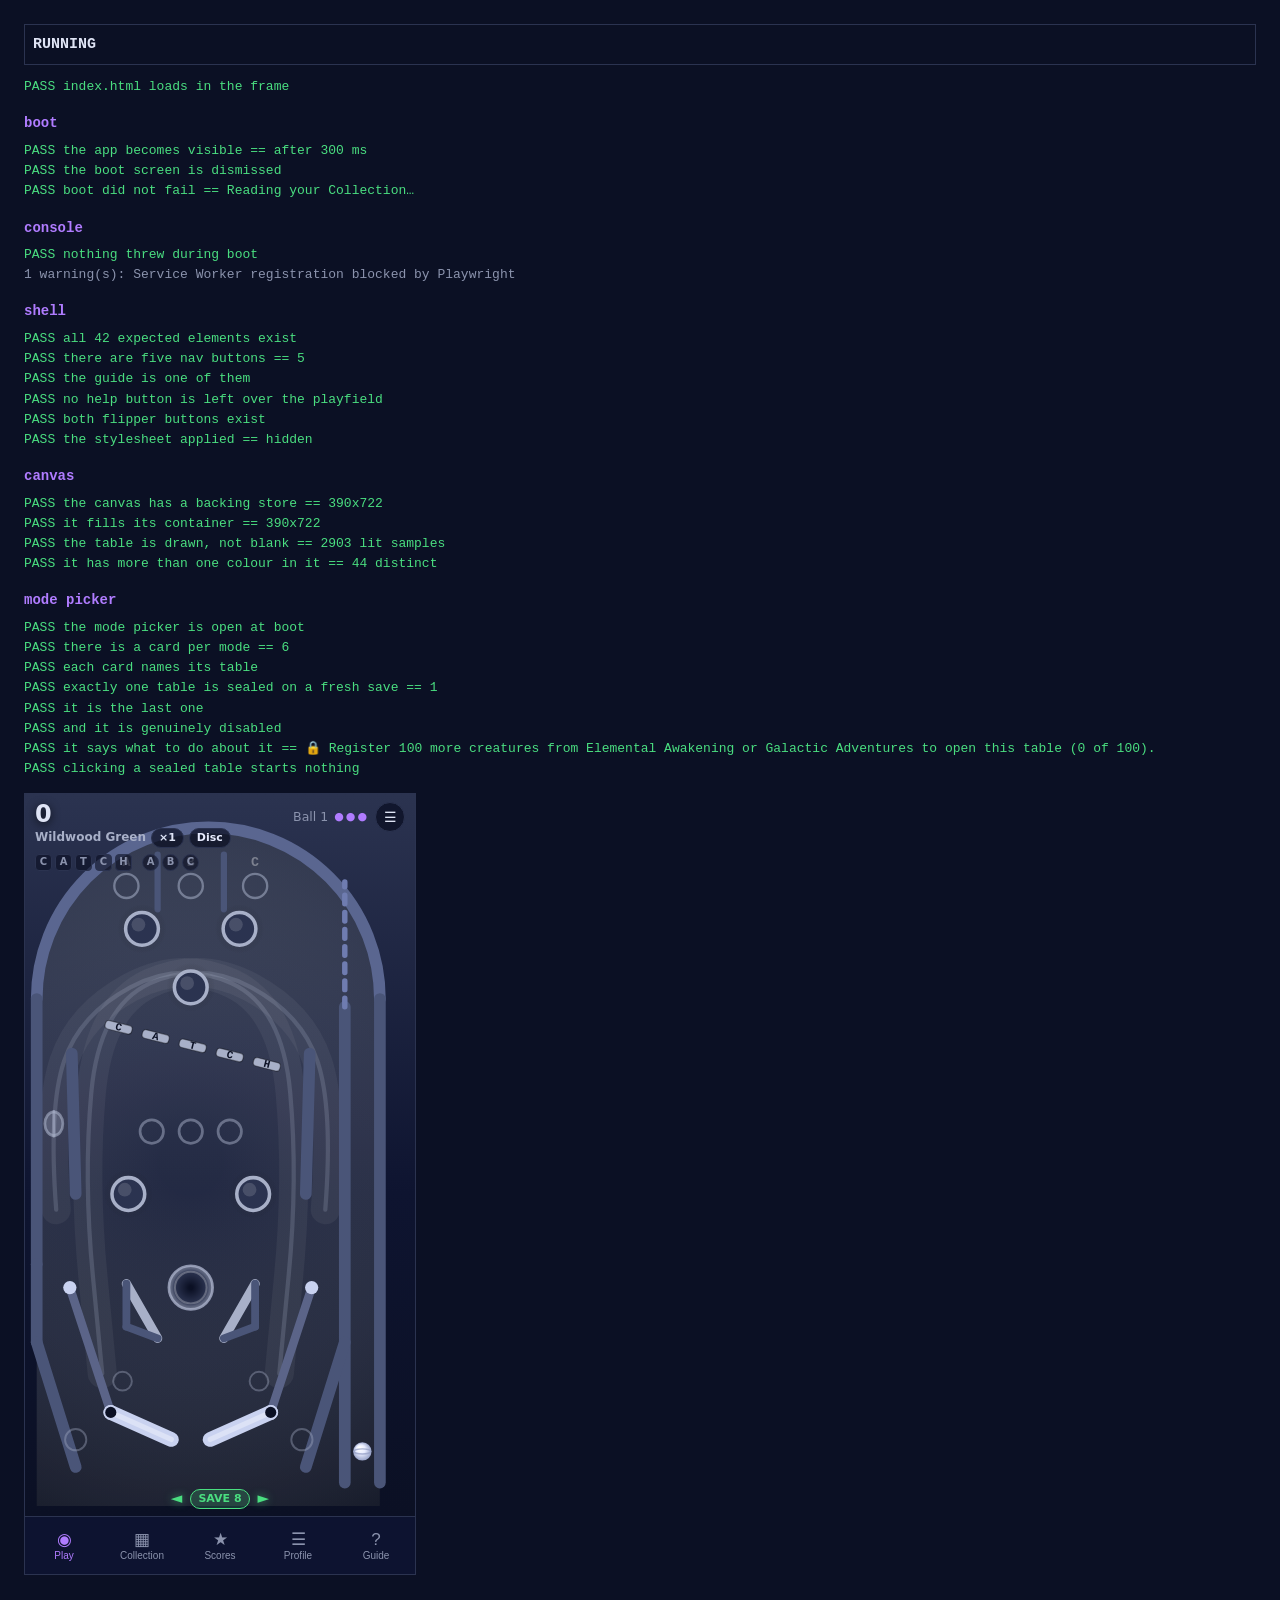
<file: smoketest.html>
<!DOCTYPE html>
<html lang="en">
<head>
<meta charset="utf-8" />
<title>Pinball Creatures — smoke test</title>
<style>
  body { font: 13px/1.55 ui-monospace, Consolas, monospace; background: #0b1024; color: #dfe4f5; padding: 16px; }
  .pass { color: #4ade80; } .fail { color: #ff6b6b; font-weight: 700; } .note { color: #8b93ad; }
  h2 { color: #b07cff; margin: 16px 0 6px; font-size: 14px; }
  #summary { font-size: 15px; font-weight: 700; margin-bottom: 12px; padding: 8px; border: 1px solid #2b3350; }
  iframe { width: 390px; height: 780px; border: 1px solid #2b3350; margin-top: 14px; background: #000; }
</style>
</head>
<body>
<!--
  Boots the REAL index.html in an iframe and checks it actually came up.

  The unit tests in selftest.html import the modules directly, which proves the
  logic works but says nothing about whether the app starts: a typo in an id, a
  missing element, a module that throws on import, a renderer pointed at a
  canvas of zero size. All of those pass the unit tests and leave a black
  screen. This is the check for that.

  Same-origin, so the iframe's window and document are readable — which is what
  lets errors inside it be captured rather than guessed at.

  Run with tools\run-smoke.ps1.
-->
<div id="summary">RUNNING</div>
<div id="out"></div>
<iframe id="app-frame" src="./index.html" title="app under test"></iframe>

<script type="module">
const out = document.getElementById('out');
let pass = 0, fail = 0;
const report = [];
let currentGroup = '';

function group(name) {
  currentGroup = name;
  report.push({ kind: 'group', text: name });
  out.append(Object.assign(document.createElement('h2'), { textContent: name }));
}

function check(label, ok, detail = '') {
  report.push({ kind: ok ? 'pass' : 'fail', group: currentGroup, label, detail: String(detail) });
  const d = document.createElement('div');
  d.className = ok ? 'pass' : 'fail';
  d.textContent = `${ok ? 'PASS' : 'FAIL'}  ${label}${detail ? '  == ' + detail : ''}`;
  out.append(d);
  ok ? pass++ : fail++;
  return ok;
}

function note(text) {
  report.push({ kind: 'note', text: String(text) });
  const d = document.createElement('div');
  d.className = 'note';
  d.textContent = '      ' + text;
  out.append(d);
}

const wait = ms => new Promise(r => setTimeout(r, ms));

/* ---------------------------------------------------------------
   Capture everything that goes wrong inside the frame
   --------------------------------------------------------------- */

const frame = document.getElementById('app-frame');
const errors = [];
const warnings = [];

/**
 * Hook the iframe as early as possible. `load` is too late for a module that
 * throws while it is being evaluated, so this also patches console as soon as
 * the frame's window exists.
 */
function hook(win) {
  if (!win || win.__hooked) return;
  win.__hooked = true;

  win.addEventListener('error', e => {
    errors.push(e.message + (e.filename ? ` (${e.filename.split('/').pop()}:${e.lineno})` : ''));
  });
  win.addEventListener('unhandledrejection', e => {
    errors.push('unhandled rejection: ' + (e.reason?.message || e.reason));
  });

  const realError = win.console.error.bind(win.console);
  win.console.error = (...args) => { errors.push(args.map(String).join(' ')); realError(...args); };

  const realWarn = win.console.warn.bind(win.console);
  win.console.warn = (...args) => { warnings.push(args.map(String).join(' ')); realWarn(...args); };
}

// Poll for the frame's window, since it is replaced during navigation.
const hookTimer = setInterval(() => { try { hook(frame.contentWindow); } catch { /* not ready */ } }, 10);

async function run() {
  /**
   * Wait for the iframe's *real* document, identified by an element only
   * index.html has.
   *
   * Neither the `load` event nor readyState is enough on its own. A fresh
   * iframe starts life on about:blank, which is already 'complete', so the
   * obvious wait resolves instantly against the wrong document — and because
   * navigation replaces contentDocument with a new object, anything captured
   * at that moment stays pointing at the blank one forever. That produced a
   * report claiming all 43 elements were missing while the app was in fact
   * running perfectly.
   */
  let doc = null;
  for (let i = 0; i < 300; i++) {                 // up to 30 s
    const d = frame.contentDocument;
    if (d && d.getElementById('boot') && d.readyState !== 'loading') { doc = d; break; }
    await wait(100);
  }

  clearInterval(hookTimer);

  if (!doc) {
    check('index.html loads in the frame', false, 'no document with #boot appeared');
    return;
  }
  check('index.html loads in the frame', true);

  const win = frame.contentWindow;

  /* =====================================================
     Boot
     ===================================================== */
  group('boot');

  // The app awaits the CSVs and IndexedDB, so give it a moment past `load`.
  let bootedIn = null;
  for (let i = 0; i < 120; i++) {                 // up to 12 s
    const app = doc.getElementById('app');
    if (app && !app.classList.contains('hidden')) { bootedIn = i * 100; break; }
    await wait(100);
  }

  const bootEl = doc.getElementById('boot');
  const bootMsg = bootEl?.querySelector('#boot-msg')?.textContent || '';

  check('the app becomes visible', bootedIn !== null,
        bootedIn === null ? `still on the boot screen: "${bootMsg}"` : `after ${bootedIn} ms`);
  check('the boot screen is dismissed', !!bootEl?.classList.contains('gone'));
  check('boot did not fail', !bootEl?.classList.contains('failed'), bootMsg);

  if (bootedIn === null) {
    note('nothing below can be trusted until the app boots');
  }

  /* =====================================================
     Errors
     ===================================================== */
  group('console');
  check('nothing threw during boot', errors.length === 0, errors.slice(0, 4).join(' | '));
  if (warnings.length) note(`${warnings.length} warning(s): ${warnings.slice(0, 3).join(' | ')}`);
  else note('no warnings');

  /* =====================================================
     Shell
     ===================================================== */
  group('shell');
  {
    // Every id the modules reach for. A missing one is a silent black screen,
    // because main.js writes into them without checking.
    const ids = [
      'app', 'screen-table', 'screen-collection', 'screen-scores', 'screen-profile',
      'table', 'table-wrap', 'hud',
      'hud-score', 'hud-mode', 'hud-ball', 'hud-balls', 'hud-mult', 'hud-disc',
      'hud-bank', 'hud-lanes', 'hud-armed', 'hud-sub', 'hud-sub-label',
      'hud-sub-time', 'hud-sub-bar', 'hud-save', 'hud-tilt',
      'hud-kb-left', 'hud-kb-right',
      'collection-body', 'scores-body', 'profile-body',
      'screen-guide', 'guide-body',
      'sheet-mode', 'mode-body', 'sheet-species', 'species-body',
      'sheet-shift', 'shift-body', 'sheet-reveal', 'reveal-body',
      'sheet-gameover', 'gameover-body',
      'toasts', 'btn-modes'
    ];
    const missing = ids.filter(id => !doc.getElementById(id));
    check(`all ${ids.length} expected elements exist`, missing.length === 0, missing.join(', '));

    check('there are five nav buttons', doc.querySelectorAll('.nav-btn').length === 5,
          String(doc.querySelectorAll('.nav-btn').length));
    check('the guide is one of them', !!doc.querySelector('.nav-btn[data-screen="guide"]'));
    check('no help button is left over the playfield', !doc.getElementById('btn-help'));
    check('both flipper buttons exist', doc.querySelectorAll('[data-flip]').length === 2);
    check('the stylesheet applied', win.getComputedStyle(doc.body).overflowY === 'hidden',
          win.getComputedStyle(doc.body).overflowY);
  }

  /* =====================================================
     Canvas
     ===================================================== */
  group('canvas');
  {
    const canvas = doc.getElementById('table');
    check('the canvas has a backing store', canvas.width > 0 && canvas.height > 0,
          `${canvas.width}x${canvas.height}`);
    check('it fills its container', canvas.clientWidth > 200 && canvas.clientHeight > 300,
          `${canvas.clientWidth}x${canvas.clientHeight}`);

    // Something must actually be drawn. An all-black canvas is the failure this
    // whole file exists to catch.
    await wait(400);
    const probe = doc.createElement('canvas');
    probe.width = canvas.width;
    probe.height = canvas.height;
    const pctx = probe.getContext('2d');
    pctx.drawImage(canvas, 0, 0);
    const data = pctx.getImageData(0, 0, probe.width, probe.height).data;

    let lit = 0;
    const seen = new Set();
    for (let i = 0; i < data.length; i += 4 * 97) {          // sample, do not scan
      const r = data[i], g = data[i + 1], b = data[i + 2];
      if (r + g + b > 40) lit++;
      seen.add(`${r >> 4},${g >> 4},${b >> 4}`);
    }
    check('the table is drawn, not blank', lit > 20, `${lit} lit samples`);
    check('it has more than one colour in it', seen.size > 6, `${seen.size} distinct`);
  }

  /* =====================================================
     Menu and starting a game
     ===================================================== */
  group('mode picker');
  {
    const sheet = doc.getElementById('sheet-mode');
    check('the mode picker is open at boot', !sheet.classList.contains('hidden'));

    const cards = [...doc.querySelectorAll('#mode-body .mode-card')];
    check('there is a card per mode', cards.length === 6, String(cards.length));
    check('each card names its table',
          cards.every(c => (c.textContent || '').trim().length > 10));

    /**
     * The sixth is the Raid Vault, and on a fresh save it has to be shut — and
     * shut in a way that cannot be clicked past, not merely styled as locked.
     */
    const sealed = cards.filter(c => c.classList.contains('sealed'));
    check('exactly one table is sealed on a fresh save', sealed.length === 1,
          String(sealed.length));
    check('it is the last one', cards[5].classList.contains('sealed'));
    check('and it is genuinely disabled', cards[5].disabled === true);
    check('it says what to do about it',
          !!cards[5].querySelector('.mc-locked') &&
          /register/i.test(cards[5].querySelector('.mc-locked').textContent),
          cards[5].querySelector('.mc-locked')?.textContent);

    // Clicking it must do nothing at all.
    cards[5].click();
    await wait(250);
    check('clicking a sealed table starts nothing', !sheet.classList.contains('hidden'));

    // Start a game the way a player would.
    cards[0].click();
    await wait(500);

    check('the picker closed', sheet.classList.contains('hidden'));
    check('the HUD appeared', !doc.getElementById('hud').classList.contains('hidden'));
    check('the score reads zero', doc.getElementById('hud-score').textContent === '0',
          doc.getElementById('hud-score').textContent);
    check('three balls are shown', doc.getElementById('hud-balls').textContent === '\u25cf\u25cf\u25cf',
          JSON.stringify(doc.getElementById('hud-balls').textContent));
    check('the CATCH letters were built',
          doc.getElementById('hud-bank').childElementCount === 5,
          String(doc.getElementById('hud-bank').childElementCount));
    check('the lane letters were built',
          doc.getElementById('hud-lanes').childElementCount === 3);
  }

  /* =====================================================
     Playing
     ===================================================== */
  group('playing');
  {
    const wrap = doc.getElementById('table-wrap');
    const rect = wrap.getBoundingClientRect();

    const mouse = (type, x, y) => wrap.dispatchEvent(new win.MouseEvent(type, {
      clientX: x, clientY: y, bubbles: true, cancelable: true
    }));

    // Plunge: press and release.
    mouse('mousedown', rect.left + rect.width / 2, rect.top + rect.height * 0.8);
    await wait(320);
    win.dispatchEvent(new win.MouseEvent('mouseup', { bubbles: true }));
    await wait(1400);

    // Work the flippers for a couple of seconds and make sure it survives.
    for (let i = 0; i < 14; i++) {
      const x = rect.left + rect.width * (i % 2 ? 0.25 : 0.75);
      mouse('mousedown', x, rect.top + rect.height * 0.9);
      await wait(70);
      win.dispatchEvent(new win.MouseEvent('mouseup', { bubbles: true }));
      await wait(70);
    }
    await wait(600);

    check('still no errors after playing', errors.length === 0, errors.slice(0, 3).join(' | '));

    const score = doc.getElementById('hud-score').textContent;
    check('the score is a number', /^[\d,]+$/.test(score), score);
    note(`score after a short play: ${score}`);

    // The canvas must still be alive, i.e. the render loop did not die.
    const canvas = doc.getElementById('table');
    check('the canvas is still sized', canvas.width > 0 && canvas.height > 0);
  }

  /* =====================================================
     Screens
     ===================================================== */
  group('screens');
  {
    for (const name of ['collection', 'scores', 'profile', 'guide', 'table']) {
      const btn = doc.querySelector(`.nav-btn[data-screen="${name}"]`);
      btn.click();
      await wait(280);
      const screen = doc.getElementById(`screen-${name}`);
      check(`${name} opens`, screen.classList.contains('active'));
      check(`  ${name} rendered something`,
            name === 'table' || (screen.textContent || '').trim().length > 20,
            `${(screen.textContent || '').trim().length} chars`);
    }
    check('no errors from the screens', errors.length === 0, errors.slice(0, 3).join(' | '));
  }

  group('collection');
  {
    doc.querySelector('.nav-btn[data-screen="collection"]').click();
    await wait(320);

    const cells = doc.querySelectorAll('#collection-body .cell');
    check('the grid is populated', cells.length > 10, `${cells.length} cells`);
    check('there are five type tabs',
          doc.querySelectorAll('#collection-body .type-tab').length === 5);

    /**
     * The three cell states have to be distinguishable without reading the code.
     * A silhouette on its own was being taken for "a dark creature", so an
     * unregistered cell now also carries a dashed edge and a ? badge, and a key
     * under the header says what each mark means.
     */
    check('unregistered cells are marked, not just dimmed',
          doc.querySelectorAll('#collection-body .cell.locked .unseen').length ===
          doc.querySelectorAll('#collection-body .cell.locked').length,
          `${doc.querySelectorAll('#collection-body .cell.locked .unseen').length} of ` +
          `${doc.querySelectorAll('#collection-body .cell.locked').length}`);
    check('and say so to a screen reader',
          [...doc.querySelectorAll('#collection-body .cell.locked')]
            .every(c => /not registered/i.test(c.getAttribute('aria-label') || '')));
    check('there is a key for the marks',
          doc.querySelectorAll('#collection-body .collection-legend .lg-item').length === 3,
          String(doc.querySelectorAll('#collection-body .collection-legend .lg-item').length));

    /* ---- the two creature sets ---- */
    const setTabs = () => [...doc.querySelectorAll('#collection-body .set-tab')];
    check('there are three set tabs', setTabs().length === 3, `${setTabs().length} tabs`);
    check('the base set is the one selected',
          setTabs()[0].classList.contains('active'));
    check('the sets are named',
          setTabs().map(b => b.querySelector('b')?.textContent).join(' | ')
            === 'Elemental Awakening | Galactic Adventures | Exclusives',
          setTabs().map(b => b.querySelector('b')?.textContent).join(' | '));
    check('no unlock ladder on the base set', !doc.querySelector('#collection-body .gate-note'));

    setTabs()[1].click();
    await wait(300);
    check('switching to Galactic re-renders',
          doc.querySelectorAll('#collection-body .cell').length > 3,
          `${doc.querySelectorAll('#collection-body .cell').length} cells`);
    check('the Galactic tab is now active',
          setTabs()[1].classList.contains('active'));
    check('the unlock ladder is shown', !!doc.querySelector('#collection-body .gate-note'));
    check('it lists all four tiers',
          doc.querySelectorAll('#collection-body .gate-list li').length === 4,
          `${doc.querySelectorAll('#collection-body .gate-list li').length} rows`);
    check('on a fresh save every tier is shut',
          [...doc.querySelectorAll('#collection-body .gate-list li')].every(li => li.classList.contains('shut')));
    check('locked creatures are sealed, not merely unregistered',
          doc.querySelectorAll('#collection-body .cell.sealed').length > 0,
          `${doc.querySelectorAll('#collection-body .cell.sealed').length} sealed`);
    check('a sealed cell carries a padlock rather than a question mark',
          !!doc.querySelector('#collection-body .cell.sealed .seal') &&
          !doc.querySelector('#collection-body .cell.sealed .unseen'));
    check('the Galactic legendary is sealed too',
          !!doc.querySelector('#collection-body .boss-chip.sealed'));

    /* ---- the Exclusives set, gated as a whole table rather than by rarity ---- */
    setTabs()[2].click();
    await wait(300);
    check('switching to Exclusives re-renders',
          doc.querySelectorAll('#collection-body .cell').length > 3,
          `${doc.querySelectorAll('#collection-body .cell').length} cells`);
    check('it is headed by the table they are found in',
          (doc.querySelector('#collection-body .ch-title h3')?.textContent || '') === 'Raid Vault',
          doc.querySelector('#collection-body .ch-title h3')?.textContent);
    check('it explains the one threshold, not a ladder',
          !!doc.querySelector('#collection-body .gate-note') &&
          !doc.querySelector('#collection-body .gate-list'));
    check('on a fresh save every one of them is sealed',
          [...doc.querySelectorAll('#collection-body .cell')].every(c => c.classList.contains('sealed')),
          `${doc.querySelectorAll('#collection-body .cell.sealed').length} of ` +
          `${doc.querySelectorAll('#collection-body .cell').length}`);
    check('including its legendary', !!doc.querySelector('#collection-body .boss-chip.sealed'));

    setTabs()[0].click();
    await wait(300);
    check('and back to the base set', setTabs()[0].classList.contains('active'));
    check('which seals nothing', !doc.querySelector('#collection-body .cell.sealed'));

    /**
     * Registering a shiny, then checking the ordinary view shows it.
     *
     * Seeded by injecting a module into the frame rather than by playing until a
     * shiny turns up, which is one chance in a hundred per encounter. A dynamic
     * import from inside the frame resolves to the same module instances main.js
     * is using — importing state.js out here would get a second, unrelated store
     * and change nothing on screen.
     *
     * The gap this covers: shiny ownership used to be visible only after toggling
     * to shiny mode, so there was no way to look at your Collection and see which
     * of the creatures in it were shiny.
     */
    const seeded = await (async () => {
      const s = doc.createElement('script');
      s.type = 'module';
      s.textContent = `
        import { store } from './js/state.js';
        import { DB } from './js/data.js';
        const plain = DB.species.find(s => s.setKey === 'ea' && s.type === 'Neutral' && s.stage === 1);
        const gold  = DB.species.find(s => s.setKey === 'ea' && s.type === 'Neutral' && s.stage === 1 && s !== plain);
        store.recordCapture(plain.id, { shiny: false });
        store.recordCapture(gold.id, { shiny: true });
        window.__seed = { plain: plain.name, gold: gold.name };
      `;
      doc.body.appendChild(s);
      for (let i = 0; i < 40 && !win.__seed; i++) await wait(50);
      return win.__seed || null;
    })();

    check('the frame accepted a seeded save', !!seeded, JSON.stringify(seeded));

    if (seeded) {
      // Force a re-render by moving off the type and back.
      const typeTabs = () => [...doc.querySelectorAll('#collection-body .type-tab')];
      typeTabs()[1].click(); await wait(220);
      typeTabs()[0].click(); await wait(260);

      const cellFor = name => [...doc.querySelectorAll('#collection-body .cell')]
        .find(c => (c.querySelector('.nm')?.textContent || '') === name) || null;

      const gold = cellFor(seeded.gold);
      const plain = cellFor(seeded.plain);

      check('a registered creature shows its name', !!plain, seeded.plain);
      check('and is no longer marked unregistered',
            plain && !plain.classList.contains('locked') && !plain.querySelector('.unseen'));
      check('a shiny is starred in the ordinary view too',
            !!gold && gold.classList.contains('has-shiny') && !!gold.querySelector('.shiny-star'),
            gold ? gold.className : 'no cell');
      check('and one without a shiny is not',
            plain && !plain.classList.contains('has-shiny') && !plain.querySelector('.shiny-star'));

      /* The sheet has to say all three states outright, not imply them. */
      gold?.click();
      await wait(320);
      const sheetText = doc.getElementById('species-body')?.textContent || '';
      check('the species sheet says it is registered', /Registered/.test(sheetText));
      check('and that the shiny is registered', /Shiny registered/.test(sheetText),
            sheetText.slice(0, 120));
      doc.querySelector('#sheet-species .sheet-close')?.click();
      await wait(200);

      const unknown = doc.querySelector('#collection-body .cell.locked');
      unknown?.click();
      await wait(320);
      const unknownText = doc.getElementById('species-body')?.textContent || '';
      check('an unregistered one says so', /Not registered/.test(unknownText),
            unknownText.slice(0, 120));
      doc.querySelector('#sheet-species .sheet-close')?.click();
      await wait(200);
    }

    // Switching type must re-render rather than throw.
    const tabs = doc.querySelectorAll('#collection-body .type-tab');
    tabs[3].click();
    await wait(260);
    check('switching type works', doc.querySelectorAll('#collection-body .cell').length > 5);

    // The shiny toggle is the other axis of this view.
    const shinyBtn = [...doc.querySelectorAll('#collection-body .mini-btn')]
      .find(b => (b.textContent || '').includes('Shiny'));
    shinyBtn?.click();
    await wait(260);
    check('the shiny toggle works', !!doc.querySelector('#collection-body .cell'));
    shinyBtn?.click();
    await wait(200);

    // Opening a creature must fill the sheet.
    doc.querySelector('#collection-body .cell')?.click();
    await wait(300);
    const sheet = doc.getElementById('sheet-species');
    check('the species sheet opens', !sheet.classList.contains('hidden'));
    check('and has content', (doc.getElementById('species-body').textContent || '').length > 20);
    doc.querySelector('#sheet-species .sheet-close')?.click();
    await wait(200);
    check('and closes again', sheet.classList.contains('hidden'));

    check('no errors from the Collection', errors.length === 0, errors.slice(0, 3).join(' | '));
  }

  group('the guide screen');
  {
    /**
     * Reached from the bottom bar, not from a button over the playfield. The
     * old "?" sat inside #table-wrap, whose touch handler called
     * preventDefault() on every touch — so on a phone it flipped the flippers
     * and the button never got its click.
     */
    doc.querySelector('.nav-btn[data-screen="guide"]').click();
    await wait(350);

    check('the guide screen opens', doc.getElementById('screen-guide').classList.contains('active'));
    check('it carries the quick rules too', doc.querySelectorAll('#guide-body .rule').length > 5,
          String(doc.querySelectorAll('#guide-body .rule').length));

    const sections = doc.querySelectorAll('#guide-body .g-section');
    check('the guide is split into sections', sections.length >= 10, `${sections.length} sections`);
    check('every section has a heading',
          [...sections].every(s => (s.querySelector('summary')?.textContent || '').trim().length > 3));

    // The sections start closed, so the text has to be there rather than
    // rendered on open.
    const text = doc.getElementById('guide-body').textContent || '';
    check('the guide is substantial', text.length > 4000, `${text.length} chars`);

    // It must talk about every feature by name, and pull real numbers rather
    // than restating them — a guide that drifts from the game is worse than none.
    const topics = ['Flipper', 'Encounter', 'Evolution', 'Awakening Gate', 'spinner',
                    'kickback', 'Tilt', 'Collection', 'shiny', 'Ball save',
                    'multiplier', 'Extra balls', 'offline', 'ramp', 'Master Disc',
                    'Wildwood Green', 'Rune Sanctum', 'Gale Spire', 'Starbloom Grove',
                    'Cogwork Foundry'];
    const absent = topics.filter(t => !text.toLowerCase().includes(t.toLowerCase()));
    check('it covers every feature', absent.length === 0, absent.join(', '));

    check('it has reference tables', doc.querySelectorAll('#guide-body .g-table').length >= 3,
          String(doc.querySelectorAll('#guide-body .g-table').length));

    // Sections open and close.
    const first = sections[0];
    first.querySelector('summary').click();
    await wait(150);
    check('a section can be opened', first.open === true);

    doc.querySelector('.nav-btn[data-screen="table"]').click();
    await wait(250);
    check('and the table comes back', doc.getElementById('screen-table').classList.contains('active'));
    check('no errors from the guide', errors.length === 0, errors.slice(0, 3).join(' | '));
  }

  group('HUD buttons are tappable over the playfield');
  {
    /**
     * The bug: #table-wrap's touch handler called preventDefault() on every
     * touch inside it, including touches on the HUD's own buttons, so on a
     * phone tapping one flipped the flippers instead. Only "change table" is
     * left up there now, and it has to work.
     */
    doc.querySelector('.nav-btn[data-screen="table"]').click();
    await wait(200);

    const btn = doc.getElementById('btn-modes');
    const r = btn.getBoundingClientRect();
    check('the change-table button has a real hit area', r.width >= 28 && r.height >= 28,
          `${r.width.toFixed(0)}x${r.height.toFixed(0)}`);

    // A synthetic touch, which is what a phone sends.
    const touch = new win.Touch({
      identifier: 1, target: btn,
      clientX: r.left + r.width / 2, clientY: r.top + r.height / 2
    });
    const ev = new win.TouchEvent('touchstart', {
      touches: [touch], targetTouches: [touch], changedTouches: [touch],
      bubbles: true, cancelable: true
    });
    btn.dispatchEvent(ev);
    await wait(80);
    check('a touch on it is not swallowed by the table', ev.defaultPrevented === false);

    // Mid-game it asks before abandoning, rather than jumping straight to the
    // picker — the score and anything caught this game would be lost.
    btn.click();
    await wait(450);
    check('it asks before abandoning a game', !!doc.querySelector('.modal'));

    const cancel = [...doc.querySelectorAll('.modal .btn')].find(b => /cancel/i.test(b.textContent || ''));
    check('the prompt offers a way out', !!cancel, cancel?.textContent || '');
    cancel?.click();
    await wait(350);

    check('declining leaves the game running',
          !doc.getElementById('hud').classList.contains('hidden') &&
          doc.getElementById('sheet-mode').classList.contains('hidden'));
    check('no errors from the HUD buttons', errors.length === 0, errors.slice(0, 3).join(' | '));
  }

  group('a sheet freezes the table');
  {
    /**
     * The bug this guards: a capture reveal appeared over a live table, so
     * reading it cost you the ball you had just caught something with.
     *
     * Checked by pixels rather than by reaching into the game, because that is
     * what the player experiences. Every animation on the table is driven by the
     * world clock, which only advances while the game is running, so a paused
     * table is pixel-identical frame to frame.
     */
    doc.querySelector('.nav-btn[data-screen="table"]').click();
    await wait(250);
    if (!doc.getElementById('sheet-mode').classList.contains('hidden')) {
      doc.querySelector('#mode-body .mode-card')?.click();
      await wait(400);
    }

    const canvas = doc.getElementById('table');
    const snap = () => {
      const p = doc.createElement('canvas');
      p.width = canvas.width;
      p.height = canvas.height;
      p.getContext('2d').drawImage(canvas, 0, 0);
      const d = p.getContext('2d').getImageData(0, 0, p.width, p.height).data;
      let h = 2166136261;
      for (let i = 0; i < d.length; i += 4 * 31) { h = ((h ^ d[i]) * 16777619) >>> 0; }
      return h;
    };

    // Make sure there is actually a ball in motion to freeze.
    const wrap = doc.getElementById('table-wrap');
    const rect = wrap.getBoundingClientRect();
    wrap.dispatchEvent(new win.MouseEvent('mousedown', {
      clientX: rect.left + rect.width / 2, clientY: rect.top + rect.height * 0.8,
      bubbles: true, cancelable: true
    }));
    await wait(300);
    win.dispatchEvent(new win.MouseEvent('mouseup', { bubbles: true }));
    await wait(250);

    const moveA = snap();
    await wait(320);
    const moveB = snap();
    check('the table animates while playing', moveA !== moveB, `${moveA} vs ${moveB}`);

    /* Cover it with the "leave this game?" confirm, raised by the change-table
       button. A confirm is worth testing specifically: it is built by hand
       rather than through openSheet, so it needs its own announcement to pause
       the game, and it is the one most likely to be missed. */
    const openConfirm = async () => {
      doc.getElementById('btn-modes').click();
      await wait(450);
      return [...doc.querySelectorAll('.modal .btn')];
    };
    const dismiss = async btns => {
      const cancel = btns.find(b => /cancel|keep|no/i.test(b.textContent || '')) || btns[0];
      cancel?.click();
      await wait(400);
    };

    let btns = await openConfirm();
    check('a confirm dialog appeared over the table', btns.length >= 1, `${btns.length} buttons`);

    const pausedA = snap();
    await wait(700);
    const pausedB = snap();
    check('the table freezes while a dialog is open', pausedA === pausedB,
          `${pausedA} vs ${pausedB}`);

    await dismiss(btns);
    const afterA = snap();
    await wait(320);
    const afterB = snap();
    check('and it starts again when the dialog closes', afterA !== afterB,
          `${afterA} vs ${afterB}`);

    // A long read must not cost the ball — the bug that started all this.
    const ballBefore = doc.getElementById('hud-balls').textContent;
    btns = await openConfirm();
    await wait(2600);
    await dismiss(btns);
    check('a long read does not cost a ball',
          doc.getElementById('hud-balls').textContent === ballBefore,
          `${JSON.stringify(ballBefore)} -> ${JSON.stringify(doc.getElementById('hud-balls').textContent)}`);

    check('no errors around pausing', errors.length === 0, errors.slice(0, 3).join(' | '));
  }

  /* =====================================================
     Offline plumbing
     ===================================================== */
  group('pwa');
  {
    const link = doc.querySelector('link[rel="manifest"]');
    check('a manifest is linked', !!link, link?.getAttribute('href'));

    const res = await fetch('manifest.webmanifest');
    check('the manifest loads', res.ok, `HTTP ${res.status}`);
    const mf = await res.json();
    check('it has a name and start_url', !!mf.name && !!mf.start_url);
    check('it is portrait and standalone',
          mf.display === 'standalone' && mf.orientation === 'portrait');

    const big = (mf.icons || []).some(i => /512/.test(i.sizes));
    const maskable = (mf.icons || []).some(i => (i.purpose || '').includes('maskable'));
    check('there is a 512px icon', big);
    check('there is a maskable icon', maskable);
    for (const icon of mf.icons || []) {
      const r = await fetch(icon.src, { method: 'HEAD' });
      check(`  ${icon.src} exists`, r.ok, `HTTP ${r.status}`);
    }

    const pc = await fetch('precache.json');
    check('the precache list loads', pc.ok, `HTTP ${pc.status}`);
    if (pc.ok) {
      const list = await pc.json();
      /**
       * Counted against the CSVs rather than pinned to a number, so adding a set
       * cannot leave this quietly asserting the old total. Every set is
       * precached, locked tiers included: a creature that appears the moment an
       * unlock lands has to already be on the device.
       */
      const setFiles = [
        'Elemental Awakening Creatures.csv',
        'Galactic Adventures.csv',
        'Raid Exclusive - Search and Go.csv',
        'Exclusives2.csv',
        'Exclusives3.csv'
      ];
      let wanted = 0;
      for (const f of setFiles) {
        const text = await (await fetch(encodeURI(f))).text();
        // Rows, less the header. Enough for a count; the real parser is tested
        // properly in selftest.
        wanted += text.trim().split(/\r?\n/).length - 1;
      }
      check('it covers every sprite in every set', list.count === wanted * 2,
            `${list.count} listed, expected ${wanted * 2}`);
      check('and both variants of each', list.count % 2 === 0, String(list.count));
      check('it lists art and shinies',
            list.assets.some(a => a.startsWith('images/')) &&
            list.assets.some(a => a.startsWith('shiny/')));
      check('it includes Galactic Adventures art',
            list.assets.some(a => a.includes('Pantheraura')),
            list.assets.filter(a => a.includes('Pantheraura')).join(', '));
      check('and Exclusives art', list.assets.some(a => a.includes('Necrosmion')));
      check('paths are URL-encoded like the game asks for them',
            list.assets.some(a => a.includes('%20')));
      // Spot-check that a listed path really resolves.
      const probe = await fetch(list.assets[0], { method: 'HEAD' });
      check(`  ${list.assets[0]} resolves`, probe.ok, `HTTP ${probe.status}`);
      note(`precache: ${list.count} assets, ${(list.bytes / 1048576).toFixed(1)} MB`);
    }

    const sw = await fetch('sw.js');
    check('the service worker file is served', sw.ok, `HTTP ${sw.status}`);
    const swText = sw.ok ? await sw.text() : '';
    check('every module is in its CORE list',
          ['main', 'data', 'state', 'persist', 'physics', 'table', 'render', 'game', 'views', 'audio', 'ui']
            .every(m => swText.includes(`js/${m}.js`)));
    check('the CSVs are in CORE', swText.includes('Elemental Awakening Creatures.csv'));
    check('the icons are in CORE', swText.includes('icons/icon-512.png'));
  }

  group('final');
  check('no errors at all', errors.length === 0, errors.join(' | '));
}

async function post(summary, threw) {
  const body = JSON.stringify({ summary, pass, fail, threw: threw || null, report }, null, 1);
  try { await fetch('/__result', { method: 'POST', body, headers: { 'Content-Type': 'application/json' } }); }
  catch { /* opened by hand; the page is the report */ }
}

run().then(() => {
  const summary = fail === 0 ? `ALL ${pass} CHECKS PASSED` : `${fail} FAILED, ${pass} passed`;
  const s = document.getElementById('summary');
  s.textContent = summary;
  s.className = fail === 0 ? 'pass' : 'fail';
  return post(summary, null);
}).catch(err => {
  const threw = err && err.stack ? err.stack : String(err);
  const s = document.getElementById('summary');
  s.textContent = `THREW after ${pass} passing checks`;
  s.className = 'fail';
  fail++;
  return post(`THREW after ${pass} passing checks`, threw);
});
</script>
</body>
</html>
</file>
<file: styles.css>
/* ============================================================
   styles.css — Pinball Creatures

   Mobile-first and phone-shaped, with one width breakpoint at the end.
   The app is a fixed shell: the page itself never scrolls, only the
   inside of a screen does, because a pinball table that slides up and
   down under your thumb is unplayable.

   Palette and type colours match Search and Go, so the two games look
   like they come from the same place.
   ============================================================ */

:root {
  --bg: #0b1024;
  --panel: #141b38;
  --panel-2: #1b2447;
  --line: #2b3350;
  --ink: #dfe4f5;
  --muted: #8b93ad;
  --accent: #b07cff;
  --good: #4ade80;
  --bad: #ff6b6b;

  /* types */
  --t-neutral: #a8b0c8;
  --t-mystic: #b07cff;
  --t-wind: #56d2f0;
  --t-celestial: #4ade80;
  --t-mechanic: #ffb865;
  /* Not a creature type: the Raid Vault's own colour, mirroring MODES.Exclusives. */
  --t-exclusives: #ff6f9c;

  /* rarity */
  --r1: #9aa3bd;
  --r2: #4ade80;
  --r3: #56b6ff;
  --r4: #c084fc;
  --r5: #ffcc4d;

  --r: 14px;
  --nav-h: 58px;
  --safe-b: env(safe-area-inset-bottom, 0px);
  --safe-t: env(safe-area-inset-top, 0px);
}

* { box-sizing: border-box; -webkit-tap-highlight-color: transparent; }

html, body {
  margin: 0;
  height: 100%;
  overflow: hidden;
  overscroll-behavior: none;
  background: var(--bg);
  color: var(--ink);
  font: 15px/1.45 system-ui, -apple-system, 'Segoe UI', Roboto, sans-serif;
}

body { user-select: none; }

.hidden { display: none !important; }
.muted { color: var(--muted); }
.small { font-size: 12.5px; }
.mono { font-variant-numeric: tabular-nums; font-family: ui-monospace, Consolas, monospace; }
.empty { color: var(--muted); text-align: center; padding: 18px; font-size: 13px; }
.hint { color: var(--muted); font-size: 12.5px; margin: 8px 0; }

/* ---------------------------------------------------------------
   Boot
   --------------------------------------------------------------- */

.boot {
  position: fixed;
  inset: 0;
  z-index: 90;
  display: flex;
  flex-direction: column;
  align-items: center;
  justify-content: center;
  gap: 12px;
  background: radial-gradient(circle at 50% 34%, #1d2450, var(--bg) 70%);
  transition: opacity .35s ease;
}
.boot.gone { opacity: 0; pointer-events: none; }
.boot-mark {
  width: 88px; height: 88px; border-radius: 50%;
  display: grid; place-items: center;
  font-size: 40px; color: var(--accent);
  background: #10173a;
  border: 2px solid var(--accent);
  box-shadow: 0 0 40px rgba(176, 124, 255, .35);
  animation: bob 2.4s ease-in-out infinite;
}
@keyframes bob { 50% { transform: translateY(-8px); } }
.boot h1 { margin: 4px 0 0; font-size: 24px; letter-spacing: .5px; }
.boot h1 span { color: var(--accent); }
.boot p { margin: 0; color: var(--muted); font-size: 13px; text-align: center; padding: 0 24px; }
.boot-bar { width: 160px; height: 4px; border-radius: 4px; background: #222c52; overflow: hidden; }
.boot-bar i { display: block; width: 40%; height: 100%; background: var(--accent); animation: slide 1.3s ease-in-out infinite; }
@keyframes slide { 0% { margin-left: -40%; } 100% { margin-left: 100%; } }
.boot.failed .boot-mark { border-color: var(--bad); color: var(--bad); animation: none; }
.boot.failed .boot-bar { display: none; }
.boot-error { color: var(--bad) !important; }

@media (prefers-reduced-motion: reduce) {
  .boot-mark, .boot-bar i { animation: none; }
}

/* ---------------------------------------------------------------
   Shell
   --------------------------------------------------------------- */

.app {
  position: fixed;
  inset: 0;
  display: flex;
  flex-direction: column;
  padding-top: var(--safe-t);
}

.screens { position: relative; flex: 1; min-height: 0; }

.screen {
  position: absolute;
  inset: 0;
  display: none;
  flex-direction: column;
  min-height: 0;
}
.screen.active { display: flex; }

.screen-head {
  flex: 0 0 auto;
  padding: 10px 14px 6px;
  border-bottom: 1px solid var(--line);
}
.screen-head h2 { margin: 0; font-size: 17px; }

/* Only the inside of a screen scrolls. */
.screen-body {
  flex: 1;
  min-height: 0;
  overflow-y: auto;
  -webkit-overflow-scrolling: touch;
  padding: 12px 12px calc(18px + var(--safe-b));
}

/* ---------------------------------------------------------------
   Nav
   --------------------------------------------------------------- */

.nav {
  flex: 0 0 auto;
  height: calc(var(--nav-h) + var(--safe-b));
  padding-bottom: var(--safe-b);
  display: grid;
  grid-template-columns: repeat(5, 1fr);
  background: #0d1330;
  border-top: 1px solid var(--line);
}
.nav-btn {
  border: 0;
  background: none;
  color: var(--muted);
  font-size: 10px;
  display: flex;
  flex-direction: column;
  align-items: center;
  justify-content: center;
  gap: 2px;
  padding: 0;
}
.nav-btn span { font-size: 17px; line-height: 1; }
.nav-btn.active { color: var(--accent); }

/* ---------------------------------------------------------------
   Table
   --------------------------------------------------------------- */

.table-wrap { position: relative; flex: 1; min-height: 0; touch-action: none; }
.table { display: block; width: 100%; height: 100%; }

.hud {
  position: absolute;
  inset: 0;
  pointer-events: none;
  display: flex;
  flex-direction: column;
  padding: 8px 10px calc(6px);
  gap: 6px;
  font-size: 12px;
}

.hud-top { display: flex; justify-content: space-between; align-items: flex-start; gap: 8px; }
.hud-left { display: flex; flex-direction: column; gap: 2px; min-width: 0; }
.hud-right { display: flex; align-items: center; gap: 6px; }
.hud-row { display: flex; align-items: center; gap: 5px; flex-wrap: wrap; }

.score {
  font-size: 24px;
  line-height: 1;
  font-variant-numeric: tabular-nums;
  text-shadow: 0 2px 10px rgba(0, 0, 0, .7);
}
.mode-name { font-size: 12px; font-weight: 700; }
.balls { letter-spacing: 2px; color: var(--accent); font-size: 11px; }

.chip {
  background: rgba(10, 14, 34, .72);
  border: 1px solid var(--line);
  border-radius: 999px;
  padding: 1px 7px;
  font-size: 11px;
  font-weight: 700;
}
.chip.save { background: rgba(74, 222, 128, .18); border-color: var(--good); color: var(--good); }
.chip.tilt { background: rgba(255, 107, 107, .16); border-color: var(--bad); color: var(--bad); }
.chip.tilt.tilted { animation: flash .4s steps(2) infinite; }
@keyframes flash { 50% { opacity: .3; } }

.hud-btn {
  pointer-events: auto;
  width: 30px; height: 30px;
  border-radius: 50%;
  border: 1px solid var(--line);
  background: rgba(10, 14, 34, .75);
  color: var(--ink);
  font-size: 14px;
}

.hud-letters { display: flex; gap: 10px; align-items: center; }
.letters { display: flex; gap: 3px; }
.letter {
  width: 17px; height: 17px;
  display: grid; place-items: center;
  border-radius: 4px;
  border: 1px solid var(--line);
  background: rgba(10, 14, 34, .6);
  color: var(--muted);
  font-size: 10px;
  font-weight: 800;
}
.letter.on { background: var(--accent); border-color: var(--accent); color: #0b1024; }
.letters.lanes .letter { border-radius: 50%; }

/* Shard mode: the bank means something else during Evolution Mode, so it is
   coloured to match the shard targets on the table rather than the CATCH bank. */
.letters.shards .letter { border-color: var(--r5); color: var(--r5); }
.letters.shards .letter.on { background: var(--r5); border-color: var(--r5); color: #241c00; }

.armed {
  align-self: flex-start;
  background: rgba(176, 124, 255, .2);
  border: 1px solid var(--accent);
  color: #fff;
  border-radius: 999px;
  padding: 2px 10px;
  font-size: 11px;
  font-weight: 700;
  animation: pulse 1.4s ease-in-out infinite;
}
@keyframes pulse { 50% { opacity: .55; } }

.sub-banner {
  background: rgba(10, 14, 34, .82);
  border: 1px solid var(--line);
  border-radius: 10px;
  padding: 5px 8px;
}
.sub-banner.shielded { border-color: var(--bad); }
/* A shiny is one creature in a hundred, so the banner says so loudly. */
.sub-banner.shiny { border-color: var(--r5); box-shadow: 0 0 0 1px rgba(255, 204, 77, .35); }
.sub-banner.shiny #hud-sub-label { color: var(--r5); }
.sub-top { display: flex; justify-content: space-between; gap: 8px; font-size: 12px; }
.sub-bar { height: 4px; border-radius: 4px; background: #222c52; margin-top: 4px; overflow: hidden; }
.sub-bar i { display: block; height: 100%; width: 0; background: var(--good); transition: width .12s linear; }

.hud-bottom { margin-top: auto; display: flex; align-items: center; justify-content: center; gap: 8px; }
.kb { color: #33405f; font-size: 15px; }
.kb.on { color: var(--good); text-shadow: 0 0 8px rgba(74, 222, 128, .6); }

/* On-screen flippers, off unless the setting turns them on */
.flip-buttons { position: absolute; inset: auto 0 0 0; height: 24%; display: none; }
body[data-flippers='buttons'] .flip-buttons { display: flex; }
.flip-btn {
  flex: 1;
  border: 0;
  background: rgba(255, 255, 255, .035);
  border-top: 1px solid rgba(255, 255, 255, .07);
}
.flip-btn:first-child { border-right: 1px solid rgba(255, 255, 255, .07); }
.flip-btn:active { background: rgba(176, 124, 255, .16); }

/* ---------------------------------------------------------------
   Cards and controls
   --------------------------------------------------------------- */

.card {
  background: var(--panel);
  border: 1px solid var(--line);
  border-radius: var(--r);
  padding: 12px;
  margin-bottom: 10px;
}
.card h4 { margin: 0 0 8px; font-size: 14px; }

.btn {
  appearance: none;
  border: 1px solid var(--line);
  background: var(--panel-2);
  color: var(--ink);
  border-radius: 10px;
  padding: 10px 14px;
  font-size: 14px;
  font-weight: 600;
}
.btn.primary { background: var(--accent); border-color: var(--accent); color: #14092b; }
.btn.ghost { background: transparent; }
.btn.danger { background: transparent; border-color: var(--bad); color: var(--bad); }
.btn.wide { width: 100%; }
.btn:active { transform: translateY(1px); }
.btn-row { display: flex; gap: 8px; margin: 8px 0; flex-wrap: wrap; }
.btn-row .btn { flex: 1; min-width: 130px; }
.file-label { display: inline-flex; align-items: center; justify-content: center; }

.mini-btn {
  border: 1px solid var(--line);
  background: var(--panel-2);
  color: var(--ink);
  border-radius: 999px;
  padding: 4px 10px;
  font-size: 12px;
}
.mini-btn.on { background: var(--accent); border-color: var(--accent); color: #14092b; }

.sel { display: flex; align-items: center; gap: 8px; margin-bottom: 10px; font-size: 13px; }
.sel > span { color: var(--muted); }
.sel select {
  flex: 1;
  background: var(--panel-2);
  color: var(--ink);
  border: 1px solid var(--line);
  border-radius: 8px;
  padding: 8px;
  font-size: 13px;
}

.opt-toggle { display: flex; gap: 10px; align-items: flex-start; padding: 7px 0; }
.opt-toggle input { width: 20px; height: 20px; accent-color: var(--accent); flex: 0 0 auto; margin-top: 1px; }
.opt-toggle span { display: flex; flex-direction: column; }
.opt-toggle b { font-size: 13.5px; font-weight: 600; }

.tag {
  display: inline-block;
  background: var(--panel-2);
  border: 1px solid var(--line);
  border-radius: 999px;
  padding: 1px 8px;
  font-size: 11px;
}
.tag.shiny { border-color: var(--r5); color: var(--r5); }
.tag.legend { border-color: var(--r5); color: var(--r5); }
.tag.ok { border-color: var(--r2); color: var(--r2); }
.tag.absent { border-color: #4a568c; color: #8d98c4; border-style: dashed; }
.tag.muted-tag { color: var(--muted); }
.tag.best { border-color: var(--r5); color: var(--r5); }
.tag.r-1 { color: var(--r1); } .tag.r-2 { color: var(--r2); }
.tag.r-3 { color: var(--r3); } .tag.r-4 { color: var(--r4); }
.tag.r-5 { color: var(--r5); }

.t-Neutral { color: var(--t-neutral); }
.t-Mystic { color: var(--t-mystic); }
.t-Wind { color: var(--t-wind); }
.t-Celestial { color: var(--t-celestial); }
.t-Mechanic { color: var(--t-mechanic); }
/* The Raid Vault's creatures span every type, so its tag has no single one. */
.t-any { color: var(--t-exclusives); }

.prog { height: 5px; border-radius: 5px; background: #222c52; overflow: hidden; margin: 8px 0 12px; }
.prog i { display: block; height: 100%; transition: width .3s ease; }

/* ---------------------------------------------------------------
   Collection
   --------------------------------------------------------------- */

/* Which creature set. Above the type tabs, because it is the wider choice. */
.set-tabs {
  display: grid;
  grid-template-columns: repeat(3, 1fr);
  gap: 4px;
  margin-bottom: 6px;
}
.set-tab {
  border: 1px solid var(--line);
  background: var(--panel);
  border-radius: 9px;
  padding: 6px 4px;
  display: flex;
  flex-direction: column;
  gap: 1px;
}
.set-tab b { font-size: 11px; }
.set-tab small { color: var(--muted); font-size: 9.5px; font-variant-numeric: tabular-nums; }
.set-tab.active { background: var(--panel-2); border-color: var(--r4); }

/* The unlock ladder, on the set it gates. */
.gate-note {
  border: 1px solid var(--line);
  background: var(--panel);
  border-radius: 10px;
  padding: 8px 10px;
  margin: 8px 0;
}
.gate-note p { margin: 0 0 6px; }
.gate-note p:last-child { margin: 6px 0 0; }
.gate-list {
  list-style: none;
  margin: 0;
  padding: 0;
  display: grid;
  grid-template-columns: repeat(2, 1fr);
  gap: 4px;
}
.gate-list li {
  display: flex;
  justify-content: space-between;
  gap: 6px;
  align-items: baseline;
  border: 1px solid var(--line);
  border-radius: 7px;
  padding: 3px 7px;
  font-size: 10px;
}
.gate-list li.open { border-color: var(--r2); }
.gate-list li.open b { color: var(--r2); }
.gate-list li.shut { opacity: .62; }

.type-tabs {
  display: grid;
  grid-template-columns: repeat(5, 1fr);
  gap: 4px;
  margin-bottom: 10px;
}
.type-tab {
  border: 1px solid var(--line);
  background: var(--panel);
  border-radius: 9px;
  padding: 6px 2px;
  display: flex;
  flex-direction: column;
  gap: 1px;
  font-size: 10px;
}
.type-tab b { font-size: 10.5px; }
.type-tab small { color: var(--muted); font-size: 9.5px; }
.type-tab.active { background: var(--panel-2); border-color: currentColor; }

.collection-head { display: flex; justify-content: space-between; gap: 10px; align-items: flex-start; }
.ch-title h3 { margin: 0; font-size: 15px; }
.ch-title p { margin: 2px 0 0; }
.ch-right { display: flex; flex-direction: column; align-items: flex-end; gap: 6px; flex: 0 0 auto; }
.ch-right .count { font-size: 12px; color: var(--muted); font-variant-numeric: tabular-nums; }

.boss-row {
  display: flex;
  align-items: center;
  gap: 8px;
  margin-bottom: 12px;
  padding: 8px;
  background: var(--panel);
  border: 1px solid var(--line);
  border-radius: 10px;
}
.boss-chip {
  margin-left: auto;
  display: flex;
  align-items: center;
  gap: 7px;
  border: 1px solid var(--r5);
  background: rgba(255, 204, 77, .08);
  border-radius: 999px;
  padding: 3px 10px 3px 4px;
  color: var(--ink);
  font-size: 12px;
}
.boss-chip img { width: 26px; height: 26px; object-fit: contain; filter: brightness(.35); }
.boss-chip.got img { filter: none; }
.boss-chip small { color: var(--muted); font-size: 10px; }

.grid {
  display: grid;
  grid-template-columns: repeat(auto-fill, minmax(88px, 1fr));
  gap: 7px;
}

.cell {
  position: relative;
  border: 1px solid var(--line);
  background: var(--panel);
  border-radius: 11px;
  padding: 6px 4px 5px;
  display: flex;
  flex-direction: column;
  align-items: center;
  gap: 1px;
  color: var(--ink);
  overflow: hidden;
}
.cell img { width: 100%; aspect-ratio: 1; object-fit: contain; }
.cell .nm { font-size: 10.5px; font-weight: 600; text-align: center; line-height: 1.15; }
.cell .sub { font-size: 9.5px; color: var(--muted); }
.cell .stg { position: absolute; top: 4px; right: 5px; font-size: 9px; color: var(--muted); }
.cell .rar {
  position: absolute; top: 4px; left: 5px;
  width: 14px; height: 14px;
  border-radius: 50%;
  display: grid; place-items: center;
  font-size: 9px; font-weight: 800;
  background: #0d1330;
}
.cell .rar.r-1 { color: var(--r1); box-shadow: inset 0 0 0 1px var(--r1); }
.cell .rar.r-2 { color: var(--r2); box-shadow: inset 0 0 0 1px var(--r2); }
.cell .rar.r-3 { color: var(--r3); box-shadow: inset 0 0 0 1px var(--r3); }
.cell .rar.r-4 { color: var(--r4); box-shadow: inset 0 0 0 1px var(--r4); }
.cell .rar.r-5 { color: var(--r5); box-shadow: inset 0 0 0 1px var(--r5); }

/* Not registered: a silhouette, a dashed edge and a ? badge. The dash and the
   badge are what stop it reading as "a dark creature" rather than "not found". */
.cell.locked { border-style: dashed; border-color: #38436e; }
.cell.locked img { filter: brightness(0) opacity(.3); }
.cell.locked .nm { color: var(--muted); font-style: italic; }
.unseen {
  position: absolute;
  top: 4px; right: 4px;
  width: 13px; height: 13px;
  border-radius: 50%;
  border: 1px solid #4a568c;
  color: #8d98c4;
  font-size: 9px;
  line-height: 11px;
  text-align: center;
}

.cell.shadow img { filter: brightness(.2) opacity(.55); }
.cell.shiny { border-color: var(--r5); }
.cell.legendary { border-color: rgba(255, 204, 77, .45); }

/* Shiny ownership, marked in both views. */
.cell.has-shiny { border-color: rgba(255, 204, 77, .55); }
.shiny-star {
  position: absolute;
  top: 3px; left: 3px;
  color: var(--r5);
  font-size: 11px;
  text-shadow: 0 0 4px rgba(255, 204, 77, .9);
}
.cell.shiny .shiny-star, .cell.has-shiny .shiny-star { z-index: 2; }

/* The key under the header. */
.collection-legend {
  display: flex;
  flex-wrap: wrap;
  gap: 4px 12px;
  color: var(--muted);
  margin: 0 0 8px;
}
.lg-item { display: inline-flex; align-items: center; gap: 4px; }
.lg-chip {
  display: inline-flex;
  align-items: center;
  justify-content: center;
  width: 14px; height: 14px;
  border-radius: 50%;
  font-size: 9px;
  font-style: normal;
}
.lg-chip.lg-shiny { color: var(--r5); border: 1px solid rgba(255, 204, 77, .55); }
.lg-chip.lg-unseen { color: #8d98c4; border: 1px dashed #4a568c; }
.lg-chip.lg-seal { border: 1px dashed var(--r4); }

/* Sealed: it cannot appear yet, which is a different thing from not having
   found it. Dimmer, dashed, and carrying a padlock so the two never read alike. */
.cell.sealed { border-style: dashed; opacity: .5; }
.cell.sealed img { filter: brightness(0) opacity(.25); }
.seal { position: absolute; top: 5px; right: 5px; font-size: 10px; opacity: .8; }
.boss-chip.sealed { border-style: dashed; opacity: .6; }
.sp-seal {
  margin: 6px 0 0;
  color: var(--muted);
  border-left: 2px solid var(--r4);
  padding-left: 7px;
}
.boss-set { margin-top: 8px; }
.boss-set > span { display: block; margin-bottom: 4px; }
.boss-cell.sealed { border-style: dashed; opacity: .55; }
.boss-cell.sealed img { filter: brightness(0) opacity(.3); }

/* ---------------------------------------------------------------
   Species sheet
   --------------------------------------------------------------- */

.sp-hero { display: flex; gap: 12px; align-items: flex-start; }
.sp-art { width: 108px; height: 108px; object-fit: contain; flex: 0 0 auto; }
.sp-art.locked { filter: brightness(0) opacity(.4); }
.sp-meta { min-width: 0; }
.sp-meta h3 { margin: 0 0 6px; font-size: 18px; }
.sp-tags { display: flex; flex-wrap: wrap; gap: 4px; margin-bottom: 8px; }
.sp-counts { display: flex; gap: 12px; font-size: 12px; color: var(--muted); }
.sp-counts b { color: var(--ink); }

.sp-block { margin-top: 14px; }
.sp-block h4 { margin: 0 0 8px; font-size: 13px; color: var(--muted); text-transform: uppercase; letter-spacing: .5px; }

.chain { display: flex; align-items: center; gap: 4px; flex-wrap: wrap; }
.chain .arrow { color: var(--muted); }
.chain-link {
  border: 1px solid var(--line);
  background: var(--panel);
  border-radius: 10px;
  padding: 5px;
  display: flex;
  flex-direction: column;
  align-items: center;
  gap: 2px;
  color: var(--ink);
  min-width: 62px;
}
.chain-link img { width: 42px; height: 42px; object-fit: contain; }
.chain-link small { font-size: 9.5px; }
.chain-link.locked img { filter: brightness(0) opacity(.4); }
.chain-link.current { border-color: var(--accent); }

.stat-rows { display: flex; flex-direction: column; gap: 6px; }
.stat-row { display: grid; grid-template-columns: 58px 1fr 34px; gap: 8px; align-items: center; font-size: 12px; }
.stat-row .sl { color: var(--muted); }
.stat-row .sbar { height: 6px; border-radius: 6px; background: #222c52; overflow: hidden; }
.stat-row .sbar i { display: block; height: 100%; background: var(--accent); }
.stat-row b { text-align: right; font-variant-numeric: tabular-nums; }

.move-list { display: flex; flex-direction: column; gap: 5px; }
.move { display: flex; justify-content: space-between; gap: 8px; font-size: 12.5px; padding: 5px 8px; background: var(--panel-2); border-radius: 8px; }

/* ---------------------------------------------------------------
   Scores and profile
   --------------------------------------------------------------- */

.best-card { display: flex; flex-direction: column; align-items: center; gap: 2px; }
.big-score { font-size: 30px; font-variant-numeric: tabular-nums; line-height: 1.1; }

.score-card h4 { display: flex; align-items: baseline; gap: 4px; }
.score-list { list-style: none; margin: 0; padding: 0; display: flex; flex-direction: column; gap: 5px; }
.score-list li { display: grid; grid-template-columns: 20px auto 1fr; gap: 8px; align-items: baseline; font-size: 12.5px; }
.score-list .pos { color: var(--muted); font-variant-numeric: tabular-nums; }
.score-list .sc { font-variant-numeric: tabular-nums; }
.score-list .meta { text-align: right; }

.ring-card { display: flex; align-items: center; gap: 16px; }
.ring {
  --pct: 0;
  width: 82px; height: 82px;
  flex: 0 0 auto;
  border-radius: 50%;
  display: grid; place-items: center;
  background:
    conic-gradient(var(--accent) calc(var(--pct) * 1%), #222c52 0);
  position: relative;
}
.ring::after {
  content: '';
  position: absolute;
  inset: 8px;
  border-radius: 50%;
  background: var(--panel);
}
.ring-num { position: relative; font-size: 17px; font-weight: 700; }
.ring-meta { display: flex; flex-direction: column; gap: 1px; }
.ring-meta b { font-size: 17px; }

.stats-grid { display: grid; grid-template-columns: 1fr 1fr; gap: 8px 12px; }
.stats-grid > div { display: flex; justify-content: space-between; gap: 6px; font-size: 12.5px; }

.boss-grid { display: grid; grid-template-columns: repeat(5, 1fr); gap: 5px; }
.boss-cell { display: flex; flex-direction: column; align-items: center; gap: 1px; text-align: center; }
.boss-cell img { width: 100%; aspect-ratio: 1; object-fit: contain; filter: brightness(0) opacity(.35); }
.boss-cell.got img { filter: none; }
.boss-cell small { font-size: 9.5px; }
.boss-cell span { font-size: 9px; }

/* ---------------------------------------------------------------
   Sheets
   --------------------------------------------------------------- */

.sheet-wrap { position: fixed; inset: 0; z-index: 60; display: flex; align-items: flex-end; }
.sheet-backdrop { position: absolute; inset: 0; background: rgba(4, 7, 20, .68); }
.sheet {
  position: relative;
  width: 100%;
  max-height: 88vh;
  overflow-y: auto;
  -webkit-overflow-scrolling: touch;
  background: var(--panel);
  border-top: 1px solid var(--line);
  border-radius: 18px 18px 0 0;
  padding: 16px 14px calc(18px + var(--safe-b));
  animation: rise .22s ease;
}
@keyframes rise { from { transform: translateY(14px); opacity: .6; } }
@media (prefers-reduced-motion: reduce) { .sheet { animation: none; } }

.sheet h3 { margin: 0 0 6px; font-size: 17px; padding-right: 34px; }
.sheet-close {
  position: absolute; top: 12px; right: 12px;
  width: 30px; height: 30px;
  border-radius: 50%;
  border: 1px solid var(--line);
  background: var(--panel-2);
  color: var(--ink);
  font-size: 13px;
}

.modal-wrap { position: fixed; inset: 0; z-index: 70; display: grid; place-items: center; padding: 20px; }
.modal-backdrop { position: absolute; inset: 0; background: rgba(4, 7, 20, .72); }
.modal {
  position: relative;
  width: 100%; max-width: 360px;
  background: var(--panel);
  border: 1px solid var(--line);
  border-radius: var(--r);
  padding: 16px;
}
.modal h3 { margin: 0 0 6px; font-size: 16px; }

/* ---------------------------------------------------------------
   Mode picker and shift
   --------------------------------------------------------------- */

.mode-grid, .shift-grid { display: flex; flex-direction: column; gap: 8px; margin: 10px 0; }
.mode-card {
  --mode: var(--accent);
  text-align: left;
  border: 1px solid var(--line);
  border-left: 3px solid var(--mode);
  background: var(--panel-2);
  border-radius: 11px;
  padding: 10px 12px;
  color: var(--ink);
}
.mode-card .mc-top { display: flex; justify-content: space-between; align-items: center; gap: 8px; }
.mode-card .mc-top b { color: var(--mode); font-size: 14.5px; }
.mode-card p { margin: 4px 0 6px; }
.mode-card .mc-foot { display: flex; align-items: center; gap: 10px; }
/* One to five legendaries, so the row shrinks them rather than overflowing. */
.mc-bosses { margin-left: auto; display: flex; gap: 2px; }
.mc-boss img { width: 30px; height: 30px; object-fit: contain; filter: brightness(0) opacity(.4); }
.mc-boss.got img { filter: none; }
.mc-bosses .mc-boss:nth-child(n+3) img { width: 22px; height: 22px; }

/* A table that has not been earned yet. */
.mode-card.sealed { opacity: .62; border-style: dashed; }
.mode-card.sealed .mc-top b { color: var(--muted); }
.mc-locked { margin: 4px 0 0; color: var(--muted); border-left: 2px solid var(--r4); padding-left: 7px; }

.shift-grid { display: grid; grid-template-columns: 1fr 1fr; }
.shift-card {
  --mode: var(--accent);
  border: 1px solid var(--mode);
  background: var(--panel-2);
  border-radius: 11px;
  padding: 10px;
  color: var(--ink);
  display: flex;
  flex-direction: column;
  gap: 2px;
}
.shift-card b { color: var(--mode); font-size: 13px; }

/* ---------------------------------------------------------------
   Reveal
   --------------------------------------------------------------- */

.reveal-sheet { background: linear-gradient(180deg, #1c2450, var(--panel)); }
.reveal-card { display: flex; flex-direction: column; align-items: center; gap: 6px; text-align: center; position: relative; }
.reveal-card h3 { margin: 0; padding: 0; font-size: 21px; }
.reveal-kind { color: var(--muted); font-size: 12px; text-transform: uppercase; letter-spacing: 1.5px; }
.reveal-art {
  width: 62vw; max-width: 240px;
  aspect-ratio: 1;
  object-fit: contain;
  filter: drop-shadow(0 6px 22px rgba(0, 0, 0, .55));
  animation: pop .4s cubic-bezier(.2, 1.5, .4, 1);
}
@keyframes pop { from { transform: scale(.5); opacity: 0; } }
@media (prefers-reduced-motion: reduce) { .reveal-art { animation: none; } }
.reveal-card.shiny .reveal-art { filter: drop-shadow(0 0 26px rgba(255, 204, 77, .6)); }
.reveal-card.legend { --accent: var(--r5); }
.reveal-tags { display: flex; flex-wrap: wrap; gap: 4px; justify-content: center; }
.reveal-card .btn { margin-top: 10px; }
.new-banner {
  background: var(--good);
  color: #06210f;
  border-radius: 999px;
  padding: 2px 12px;
  font-size: 11px;
  font-weight: 800;
  letter-spacing: 1px;
}

/* ---------------------------------------------------------------
   Game over
   --------------------------------------------------------------- */

.go-head { display: flex; flex-direction: column; align-items: center; gap: 3px; margin-bottom: 12px; }
.go-stats { display: grid; grid-template-columns: repeat(5, 1fr); gap: 4px; margin-bottom: 12px; }
.go-stats > div { display: flex; flex-direction: column; align-items: center; background: var(--panel-2); border-radius: 9px; padding: 7px 2px; }
.go-stats b { font-size: 15px; }
.go-stats span { font-size: 9.5px; }

.go-caught h4 { margin: 0 0 6px; font-size: 13px; color: var(--muted); }
.caught-strip { display: flex; gap: 6px; overflow-x: auto; padding-bottom: 4px; }
.caught-chip {
  flex: 0 0 auto;
  width: 68px;
  border: 1px solid var(--line);
  background: var(--panel-2);
  border-radius: 10px;
  padding: 5px 3px;
  color: var(--ink);
  display: flex;
  flex-direction: column;
  align-items: center;
  gap: 2px;
}
.caught-chip img { width: 46px; height: 46px; object-fit: contain; }
.caught-chip small { font-size: 9px; text-align: center; line-height: 1.1; }
.caught-chip.shiny { border-color: var(--r5); }

/* ---------------------------------------------------------------
   Help
   --------------------------------------------------------------- */

.rules { display: flex; flex-direction: column; gap: 10px; }
.rule { display: flex; flex-direction: column; gap: 1px; }
.rule b { font-size: 13.5px; }

/* ---- full guide ---- */

.g-p { color: var(--muted); font-size: 12.5px; margin: 0 0 10px; }
.g-heading { margin: 16px 0 6px; font-size: 14px; }

.g-section {
  border: 1px solid var(--line);
  background: var(--panel-2);
  border-radius: 10px;
  margin-bottom: 7px;
  overflow: hidden;
}
.g-section > summary {
  padding: 10px 12px;
  cursor: pointer;
  font-size: 13.5px;
  list-style: none;
  display: flex;
  align-items: center;
  gap: 8px;
}
.g-section > summary::-webkit-details-marker { display: none; }
.g-section > summary::before {
  content: '+';
  color: var(--accent);
  font-weight: 800;
  width: 12px;
}
.g-section[open] > summary::before { content: '\2013'; }
.g-section[open] > summary { border-bottom: 1px solid var(--line); }
.g-body { padding: 10px 12px 12px; }
.g-body .g-p:last-child { margin-bottom: 0; }

.g-defs { margin: 0; }
.g-defs dt {
  font-size: 12.5px;
  font-weight: 700;
  margin-top: 9px;
  color: var(--ink);
}
.g-defs dt:first-child { margin-top: 0; }
.g-defs dd {
  margin: 2px 0 0;
  font-size: 12.5px;
  color: var(--muted);
  line-height: 1.45;
}

.g-table {
  width: 100%;
  border-collapse: collapse;
  font-size: 12px;
  margin: 4px 0 10px;
}
.g-table th, .g-table td {
  text-align: left;
  padding: 5px 6px;
  border-bottom: 1px solid var(--line);
}
.g-table th { color: var(--muted); font-weight: 600; font-size: 11px; }
.g-table td { font-variant-numeric: tabular-nums; }
.g-table tr:last-child td { border-bottom: 0; }
.g-table td:first-child { font-variant-numeric: normal; }

/* ---------------------------------------------------------------
   Toasts
   --------------------------------------------------------------- */

.toasts {
  position: fixed;
  left: 0; right: 0;
  bottom: calc(var(--nav-h) + var(--safe-b) + 10px);
  z-index: 80;
  display: flex;
  flex-direction: column;
  align-items: center;
  gap: 6px;
  pointer-events: none;
  padding: 0 16px;
}
.toast {
  max-width: 100%;
  background: #182047;
  border: 1px solid var(--line);
  color: var(--ink);
  border-radius: 999px;
  padding: 7px 14px;
  font-size: 12.5px;
  opacity: 0;
  transform: translateY(8px);
  transition: opacity .2s ease, transform .2s ease;
  box-shadow: 0 6px 20px rgba(0, 0, 0, .45);
}
.toast.in { opacity: 1; transform: none; }
.toast.good { border-color: var(--good); }
.toast.bad { border-color: var(--bad); }

/* ---------------------------------------------------------------
   Wider screens
   --------------------------------------------------------------- */

@media (min-width: 620px) {
  .screen-body { padding: 16px 20px calc(24px + var(--safe-b)); max-width: 720px; margin: 0 auto; width: 100%; }
  .grid { grid-template-columns: repeat(auto-fill, minmax(104px, 1fr)); }
  .sheet { max-width: 560px; margin: 0 auto; border-radius: 18px; }
  .sheet-wrap { align-items: center; padding: 20px; }
  .stats-grid { grid-template-columns: repeat(3, 1fr); }
  .mode-grid { display: grid; grid-template-columns: 1fr 1fr; }
  .hud { font-size: 13px; }
  .score { font-size: 28px; }
}
</file>
